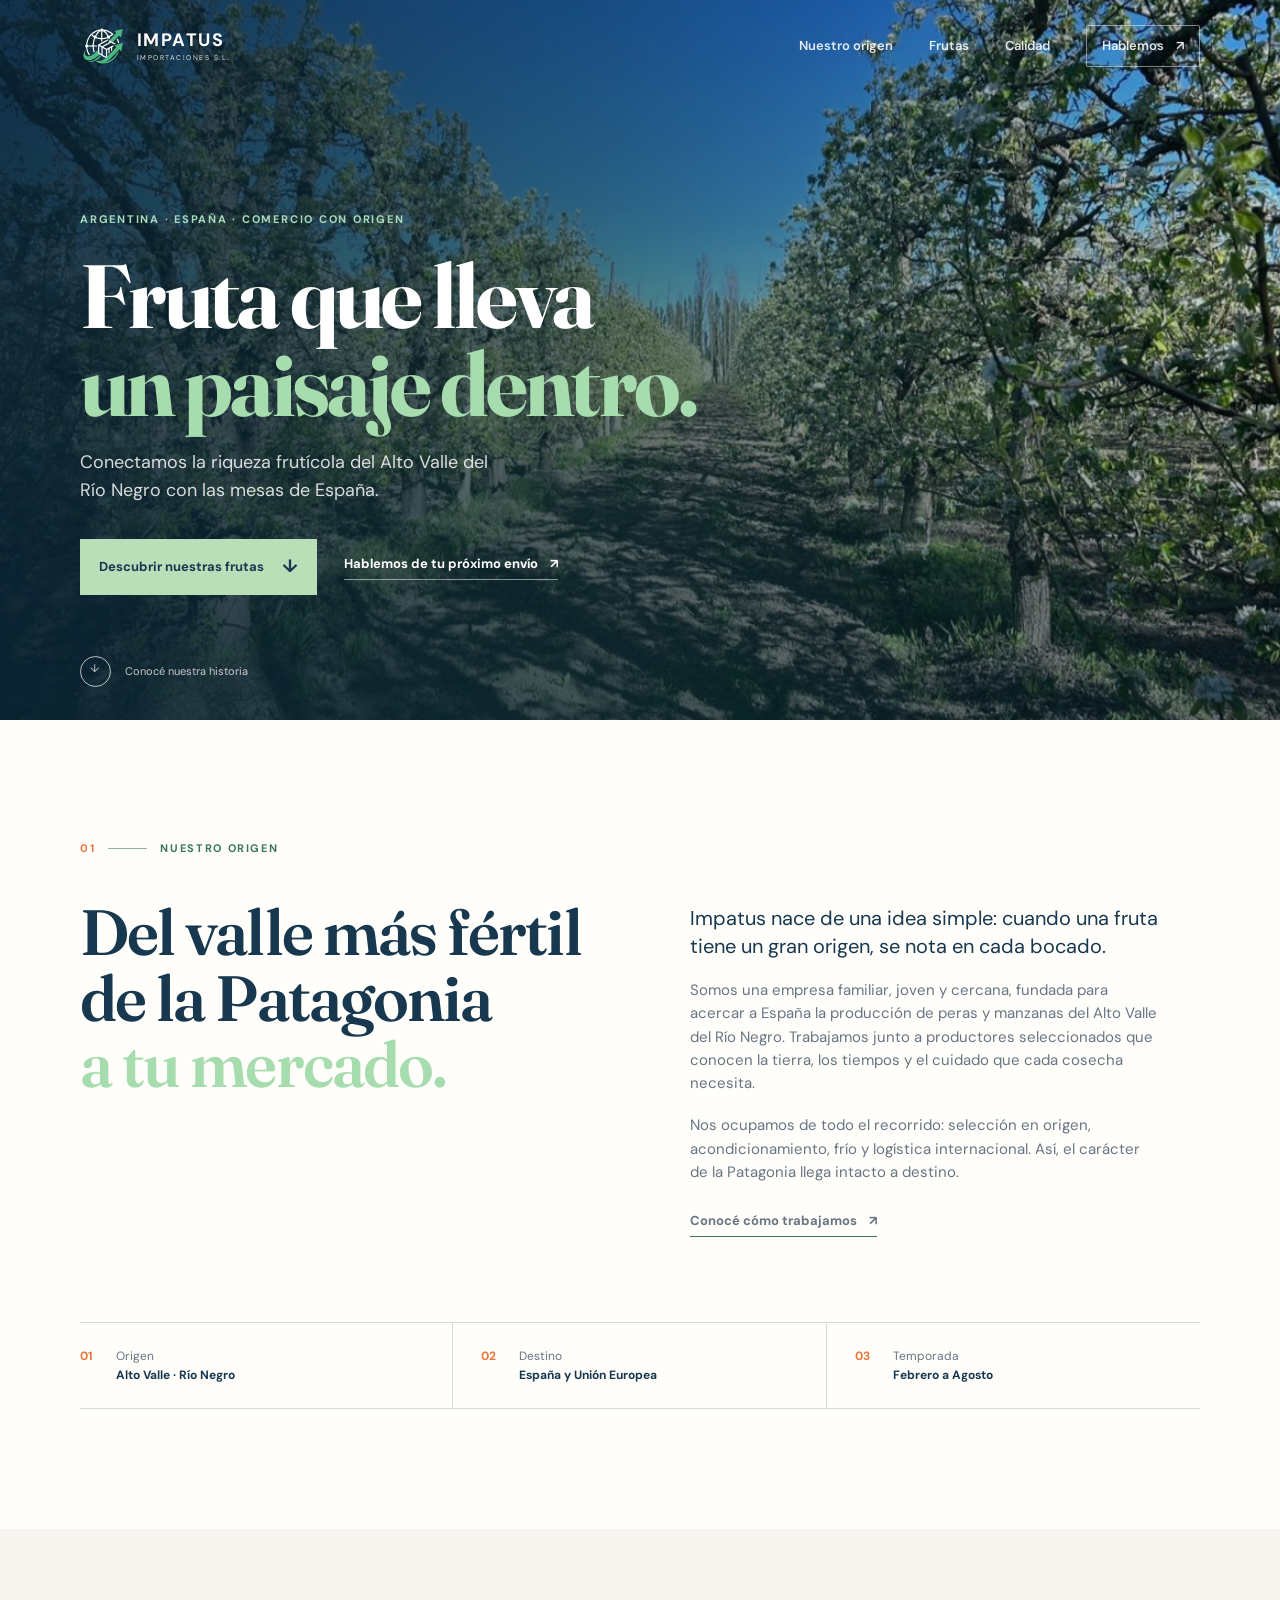
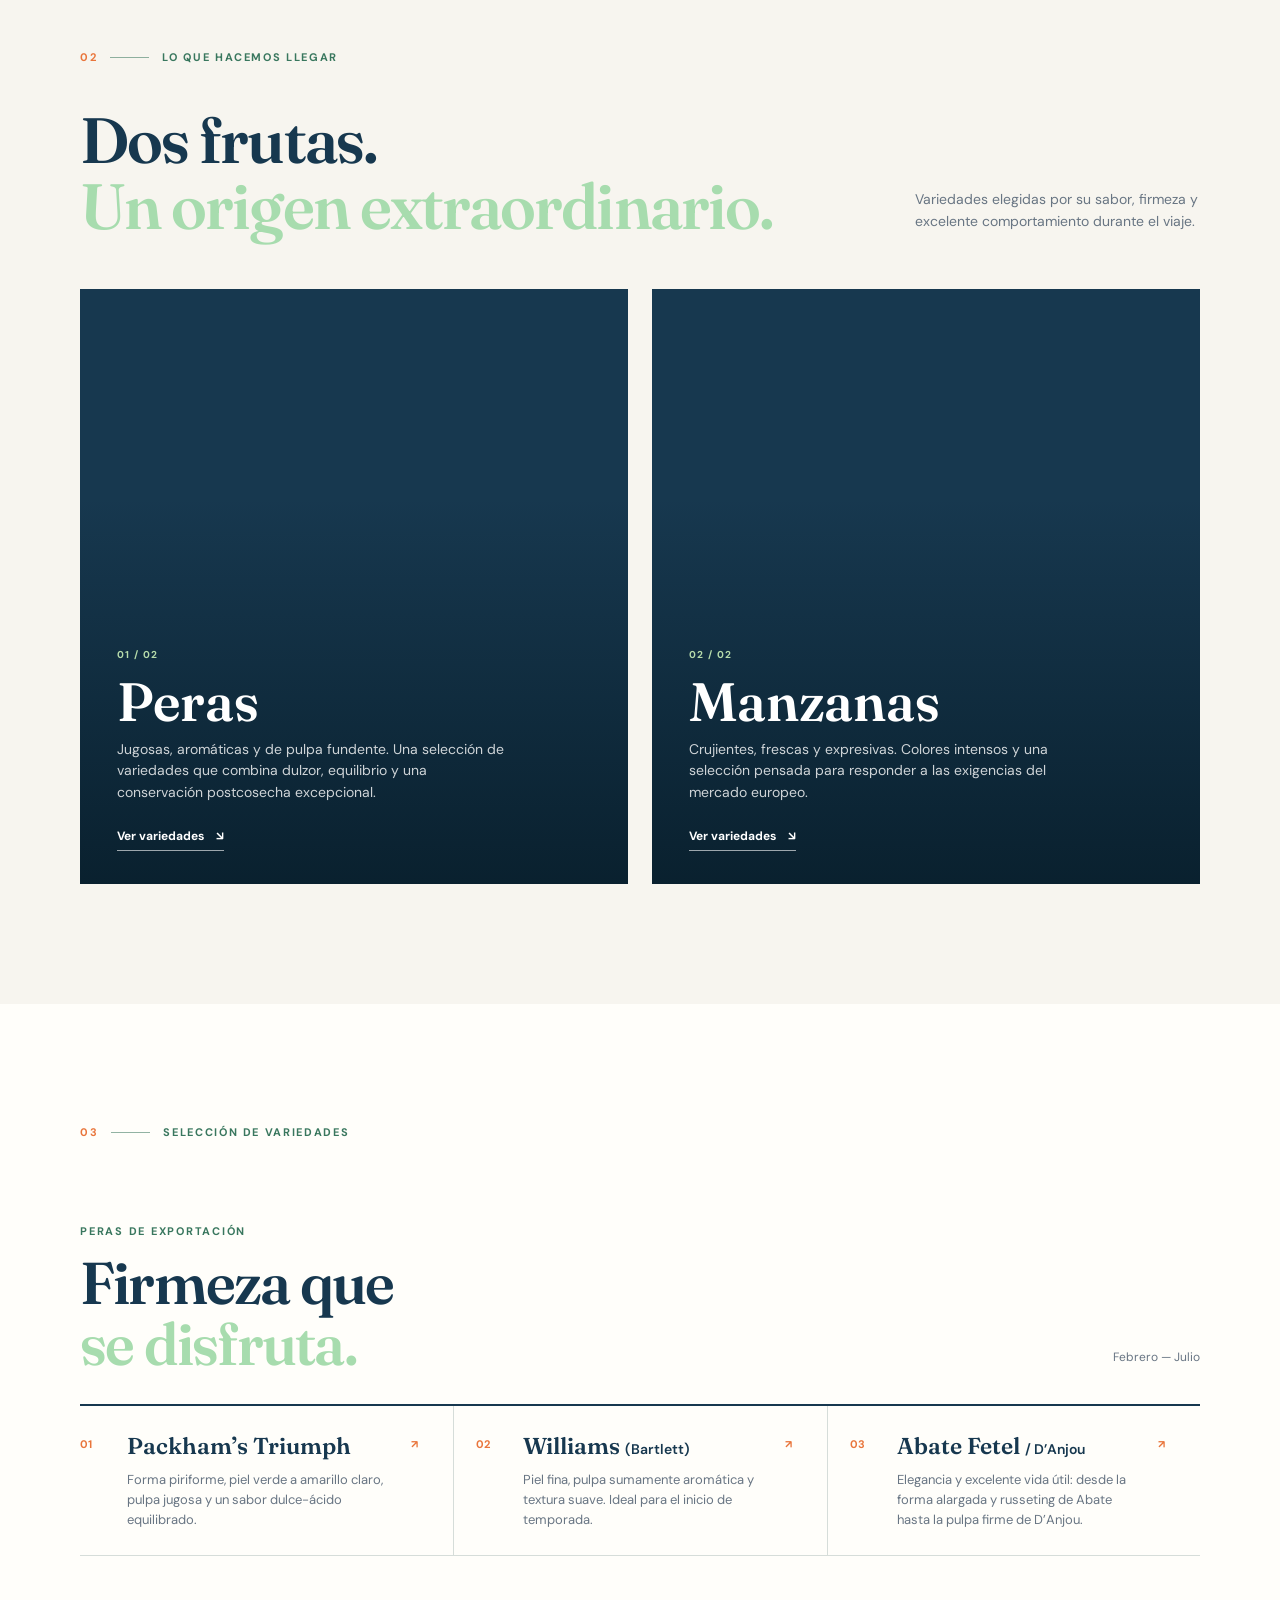
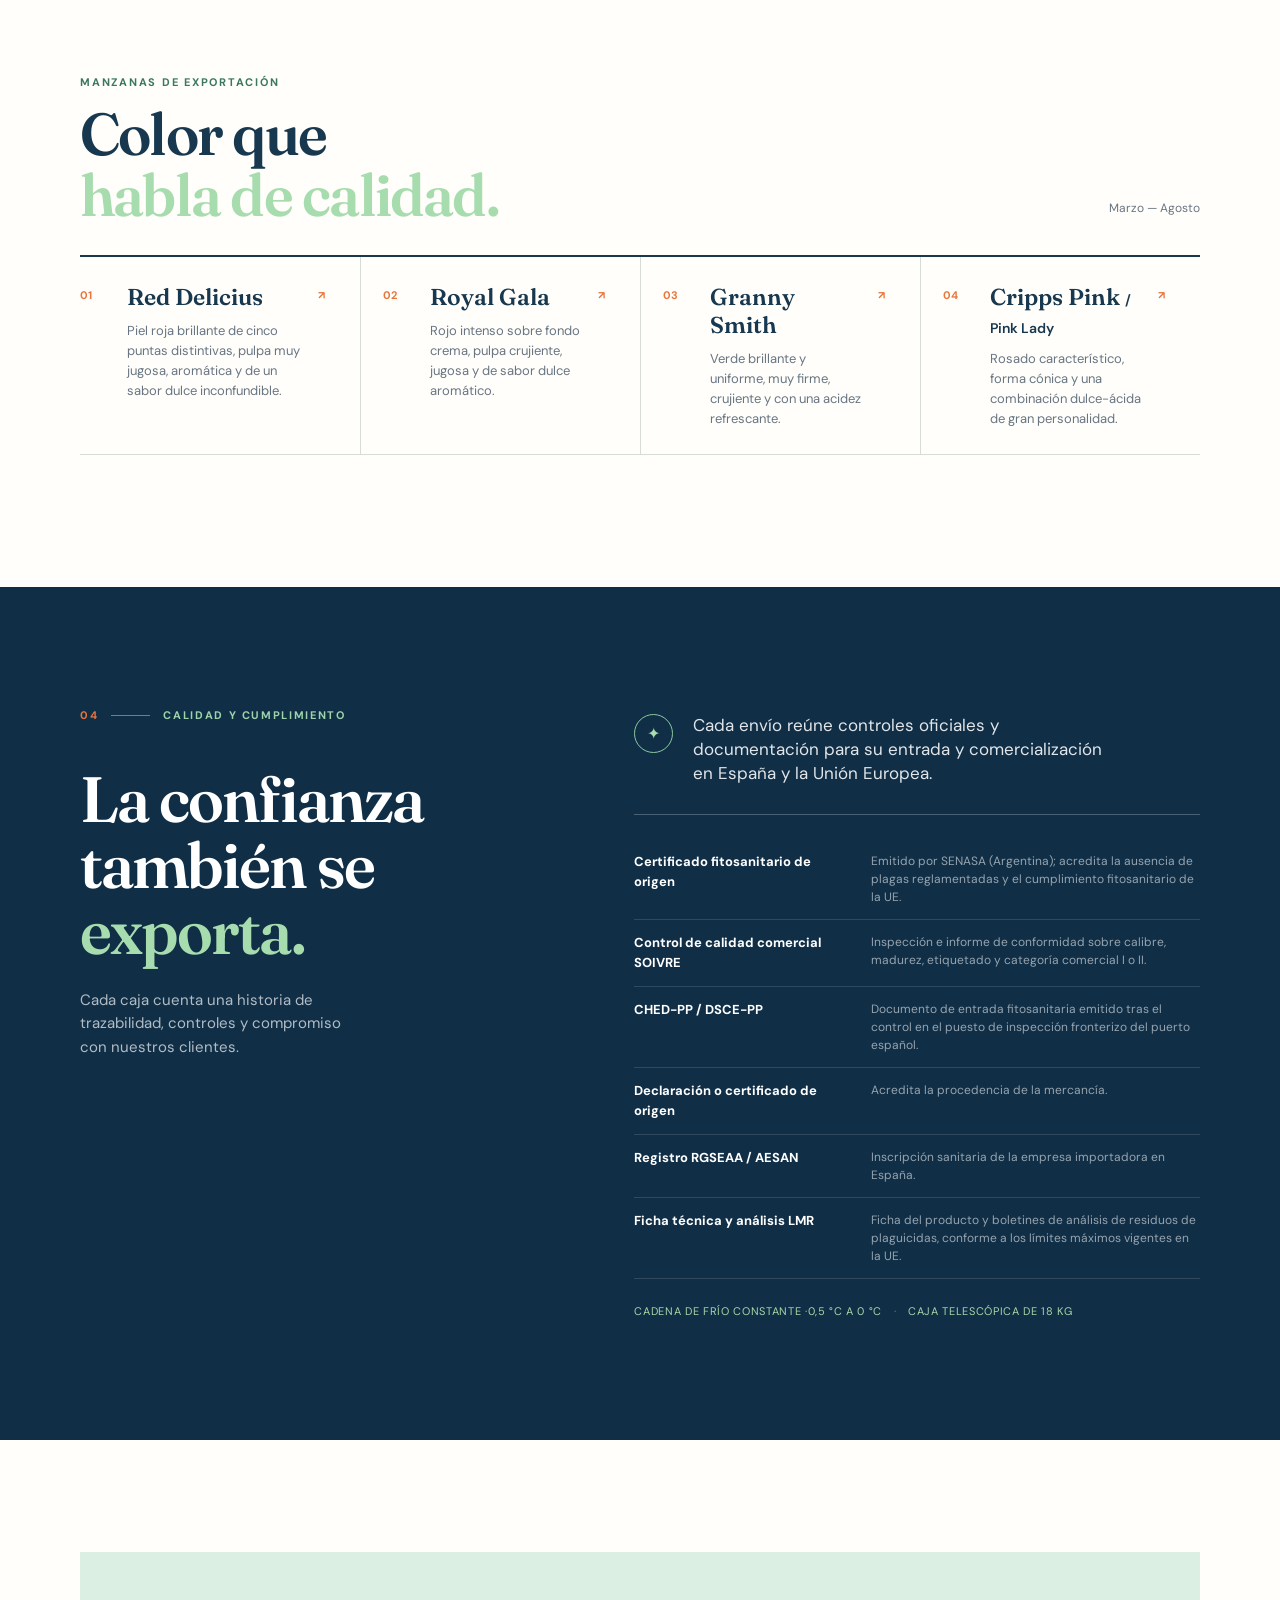
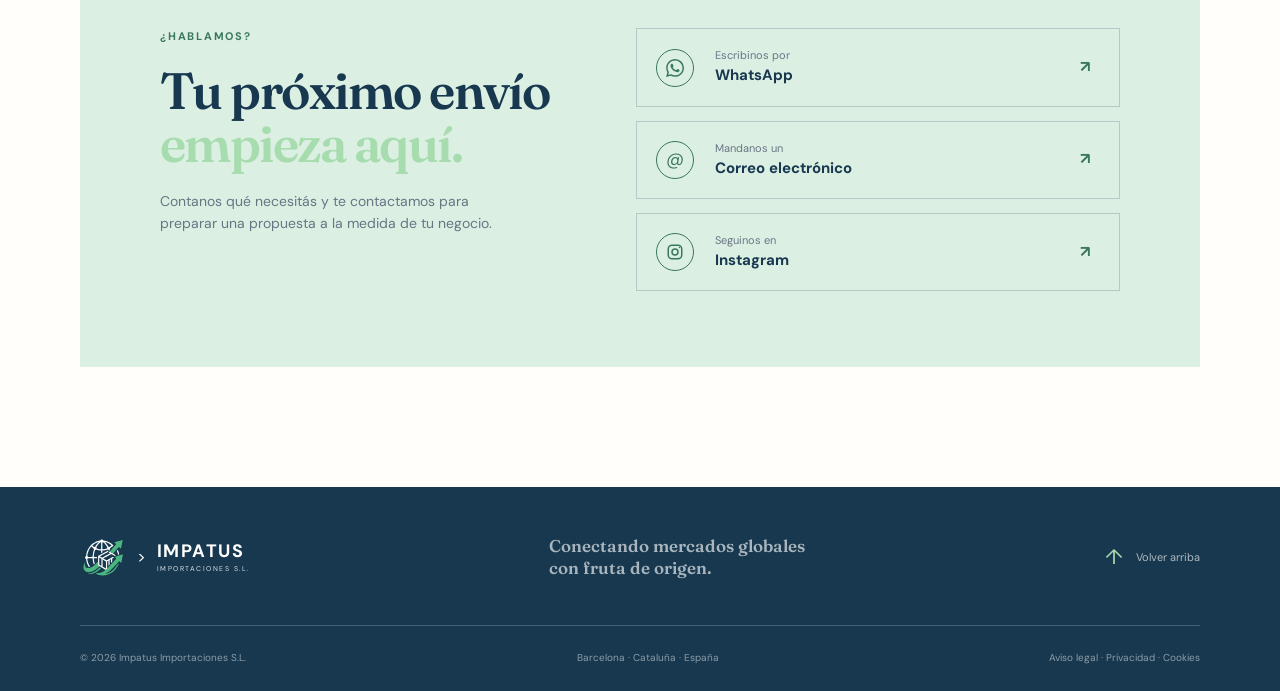
<file: index.html>
<!doctype html>
<html lang="es">
  <head>
    <meta charset="utf-8" />
    <meta name="viewport" content="width=device-width, initial-scale=1" />
    <meta
      name="description"
      content="Importamos peras y manzanas del Alto Valle del Río Negro a España y la Unión Europea, con trazabilidad, cadena de frío y calidad desde origen."
    />
    <meta name="robots" content="index, follow, max-image-preview:large" />
    <meta name="theme-color" content="#102f47" />
    <title>Impatus Importaciones | Peras y manzanas del Alto Valle</title>
    <link rel="canonical" href="https://impatusimportaciones.com/" />
    <link rel="icon" type="image/svg+xml" href="assets/impatus-logo-dark.svg" />
    <meta property="og:type" content="website" />
    <meta property="og:locale" content="es_ES" />
    <meta property="og:site_name" content="Impatus Importaciones" />
    <meta
      property="og:title"
      content="Impatus Importaciones | Peras y manzanas del Alto Valle"
    />
    <meta
      property="og:description"
      content="Peras y manzanas argentinas del Alto Valle del Río Negro para España y la Unión Europea. Calidad, trazabilidad y frío desde origen."
    />
    <meta property="og:url" content="https://impatusimportaciones.com/" />
    <meta
      property="og:image"
      content="https://impatusimportaciones.com/assets/background.jpeg"
    />
    <meta
      property="og:image:alt"
      content="Plantación de perales en flor en el Alto Valle del Río Negro"
    />
    <meta name="twitter:card" content="summary_large_image" />
    <meta
      name="twitter:title"
      content="Impatus Importaciones | Peras y manzanas del Alto Valle"
    />
    <meta
      name="twitter:description"
      content="Fruta argentina de origen, seleccionada para los mercados de España y la Unión Europea."
    />
    <meta
      name="twitter:image"
      content="https://impatusimportaciones.com/assets/background.jpeg"
    />
    <script type="application/ld+json">
      {
        "@context": "https://schema.org",
        "@graph": [
          {
            "@type": "Organization",
            "@id": "https://impatusimportaciones.com/#organization",
            "name": "Impatus Importaciones S.L.",
            "url": "https://impatusimportaciones.com/",
            "sameAs": ["https://www.instagram.com/impatus.importaciones/"],
            "logo": "https://impatusimportaciones.com/assets/impatus-logo.svg",
            "image": "https://impatusimportaciones.com/assets/background.jpeg",
            "email": "administracion@impatusimportaciones.com",
            "telephone": "+34 638 620 697",
            "taxID": "B05630686",
            "address": {
              "@type": "PostalAddress",
              "streetAddress": "Plaza Carme Monturio 4",
              "addressLocality": "Barcelona",
              "postalCode": "08026",
              "addressRegion": "Cataluña",
              "addressCountry": "ES"
            },
            "areaServed": ["España", "Unión Europea"],
            "knowsAbout": [
              "Importación de fruta fresca",
              "Peras del Alto Valle del Río Negro",
              "Manzanas del Alto Valle del Río Negro"
            ],
            "contactPoint": {
              "@type": "ContactPoint",
              "contactType": "Ventas",
              "email": "administracion@impatusimportaciones.com",
              "telephone": "+34 638 620 697",
              "availableLanguage": "Spanish"
            }
          },
          {
            "@type": "WebSite",
            "@id": "https://impatusimportaciones.com/#website",
            "url": "https://impatusimportaciones.com/",
            "name": "Impatus Importaciones",
            "inLanguage": "es-ES",
            "publisher": {
              "@id": "https://impatusimportaciones.com/#organization"
            }
          },
          {
            "@type": "WebPage",
            "@id": "https://impatusimportaciones.com/#webpage",
            "url": "https://impatusimportaciones.com/",
            "name": "Impatus Importaciones | Peras y manzanas del Alto Valle",
            "isPartOf": {
              "@id": "https://impatusimportaciones.com/#website"
            },
            "about": {
              "@id": "https://impatusimportaciones.com/#organization"
            },
            "inLanguage": "es-ES"
          }
        ]
      }
    </script>
    <link rel="preconnect" href="https://fonts.googleapis.com" />
    <link rel="preconnect" href="https://fonts.gstatic.com" crossorigin />
    <link
      href="https://fonts.googleapis.com/css2?family=DM+Sans:wght@400;500;600;700&family=Fraunces:opsz,wght@9..144,600;9..144,700&display=swap"
      rel="stylesheet"
    />
    <link rel="stylesheet" href="styles.css" />
    <script defer src="script.js"></script>
  </head>
  <body>
    <header class="site-header" id="inicio">
      <nav class="nav container" aria-label="Navegación principal">
        <a
          class="brand"
          href="#inicio"
          aria-label="Impatus Importaciones, inicio"
        >
          <img
            id="brand-symbol"
            class="brand-mark"
            src="assets/impatus-logo.svg"
            alt=""
            aria-hidden="true"
          />
          <svg
            class="brand-mark previous-mark"
            viewBox="0 0 1124 942"
            role="img"
            aria-label="Símbolo de Impatus"
          >
            <path
              fill="#4bb67f"
              fill-rule="evenodd"
              d="M465.8 891.7C452.3 888.2 432.7 881.7 425 878.1C423.1 877.2 420.8 876.3 419.9 876C419.1 875.7 414.3 873.8 409.4 871.6C396.9 866.1 389.6 862.2 387.7 859.9C387.2 859.3 389 857.6 392.2 855.7C402.2 849.7 416.5 842.2 418 842.2C418.8 842.2 422.4 842.7 426 843.3C447.9 846.8 470.4 845.6 497.2 839.5C509.4 836.7 526.6 831.4 530.6 829.1C531.2 828.8 533.5 827.8 535.7 827C547.5 822.5 568.5 811.7 583.2 802.5C588 799.5 607.1 786 608 784.9C608.3 784.6 608.9 784.2 609.4 783.9C610.5 783.4 617.3 778 618 777.2C618.3 776.8 620 775.3 621.8 773.8C623.8 772.3 624.8 770.8 624.3 770.1C623.4 769 617.1 764.6 615.5 764C615 763.8 613.4 762.9 612 761.9C610.6 761 609.1 760.1 608.6 759.9C608.1 759.7 606.4 758.7 604.9 757.7C599.7 754.5 592.5 750.3 591.5 749.9C590.2 749.5 580.8 744 579.5 743C579 742.5 576.7 741.2 574.5 740C572.3 738.7 570.1 737.4 569.5 736.9C569 736.5 564.5 733.8 559.5 731C554.6 728.2 550.1 725.5 549.5 725C548 723.7 535.8 716.4 533 715.1C531.6 714.5 530.1 713.6 529.5 713.3C529 712.9 528.1 712.4 527.6 712.2C526.4 711.7 496.8 694.1 495.5 693.1C495 692.6 492.7 691.3 490.5 690.1C488.3 688.9 485.2 687.1 483.5 686C481.9 685 479.2 683.6 477.7 682.9C474.7 681.6 474.2 681.8 470 686.8C468.6 688.4 465.9 691.2 464 692.9C462.1 694.7 459.4 697.4 458 699C453.6 704 447.7 709.5 438.5 717C433.5 721.1 426.1 727.4 422 731C417.8 734.6 413.5 738.2 412.3 739C411.2 739.8 409.5 741.2 408.6 742C405.7 744.6 375.7 765.6 370 769C367 770.8 362 773.9 359 775.9C352.9 779.8 334.4 790.2 326.5 794C323.8 795.3 321.1 796.7 320.5 797.1C315 800.8 279.5 814.4 271.2 816C269.9 816.3 268.1 816.8 267.2 817.1C261.4 819.3 237.6 823.4 224 824.4C189.1 827.1 163.6 822.3 139.5 808.3C136.5 806.5 133.4 804.7 132.6 804.3C131.8 803.8 130.5 802.8 129.5 802C128.6 801.2 127.4 800.3 126.9 800C125.9 799.4 117.8 792.5 114.6 789.4C106.7 781.8 96.9 766.9 94 758.2C93.7 757.3 93.2 756.2 92.9 755.6C92 754 88.2 742.1 87.3 738C79 701.2 86.3 657.1 107.5 616C117 597.6 137.6 565.9 137.5 569.9C137.5 571.6 136.1 575.7 134.7 578.1C134.3 578.9 133.5 581.1 132.8 583C132.2 584.9 131.4 587 131.1 587.5C129.7 590 125.5 607.2 123.4 619C121.1 631.8 121.1 653.9 123.4 664.8C125.8 676.2 132.9 691.1 140.3 700.3C146.5 708.1 158.4 716.3 169.6 720.6C181.5 725.2 201 726.8 217.9 724.6C230 723 250.9 717 263.6 711.5C276.3 706 299.7 693.2 308.5 687C310.5 685.6 312.8 684 313.8 683.4C324.1 676.9 360.4 648.5 366.7 642C367.5 641.2 368.5 640.3 368.9 640C372.1 637.9 398.3 612 409.4 600C413.2 595.9 416.6 592.3 417 592C418.3 591.1 423.5 585.5 430 578.1C433.6 574 437.3 570 438.2 569.1C440.1 567.3 440.7 566.2 441 564C441.2 563.2 441.3 547.2 441.3 528.5C441.3 509.8 441.5 481.5 441.7 465.5C442 439.9 442.3 436.3 443.8 434.4C445.9 431.9 450.4 429 460.3 424C472.4 417.8 494.7 405.7 502.3 401.2C502.9 400.8 504.9 399.8 506.5 399C508.2 398.2 510 397.3 510.5 396.9C511.1 396.5 512.6 395.6 514 395C515.4 394.4 517 393.5 517.5 393.1C518.1 392.6 523.8 389.5 530.3 386.1C536.7 382.7 545.7 377.8 550.3 375.2C554.8 372.6 559 370.3 559.5 370.1C560.1 369.9 561 369.4 561.5 369C562.1 368.6 564.5 367.3 567 366C569.5 364.8 572 363.5 572.5 363.1C573.1 362.7 574 362.3 574.5 362.1C575.1 362 576.9 361.1 578.5 360C580.2 359 587.6 354.9 595 351C602.4 347 609 343.5 609.5 343C610.7 342.1 639.1 326.7 640.5 326.1C641.1 326 643 325 644.8 323.9C653.7 318.8 654.6 318.3 655.5 318.1C656.1 318 657 317.5 657.5 317C658.1 316.6 660.5 315.1 663 313.9C665.5 312.6 668.6 310.9 670 310C672.5 308.3 675.7 307 677.5 306.8C681.2 306.6 688.6 310.1 692.1 313.8C694.9 316.7 697.2 320.9 696.7 322.2C696.3 323.4 682.2 338 678.9 340.6C678.1 341.3 674.8 343.2 671.5 345C668.2 346.8 664.2 349.1 662.5 350.1C660.9 351.2 656.8 353.4 653.5 355.1C650.2 356.8 645.9 359.1 644 360.2C642.1 361.3 637.1 363.9 633 366.1C628.9 368.3 625.1 370.5 624.5 370.9C624 371.3 623.1 371.7 622.5 371.9C622 372.1 621.1 372.6 620.5 373C620 373.5 617.5 374.8 615 376C612.5 377.2 610.1 378.5 609.5 379C609 379.4 606.5 380.8 604 382C601.5 383.3 599.1 384.6 598.5 385.1C597.4 386 568.7 401.4 565 403.1C562.8 404.1 558.1 406.7 554.8 408.8C552.6 410.2 542.5 415.6 541.5 416C540.6 416.3 525.8 424.2 515.8 429.8C514 430.8 512.1 431.7 511.5 431.9C511 432.1 510.1 432.5 509.5 433C509 433.4 508.1 433.9 507.5 434C506.4 434.4 496.8 439.5 494.8 440.9C494.1 441.3 492.5 442.3 491.2 443.1C488.8 444.5 488.6 445.7 490.5 446.2C491.1 446.4 492.6 447.2 494 448.1C495.4 449 497 449.9 497.5 450.1C498.1 450.2 499 450.7 499.5 451.1C500.1 451.5 501.6 452.4 503 453C504.4 453.7 506.6 455 508 455.9C510.7 457.7 534 470.7 538 472.7C541.6 474.4 542.1 474.3 547.3 471.1C547.9 470.7 550.5 469.3 553 468C555.5 466.8 559 464.9 560.8 463.8C566.9 460.3 570.6 458.2 575.1 456C577.5 454.7 581.5 452.5 584 451.1C586.5 449.6 589 448.2 589.5 448C590.1 447.8 591.6 446.9 593 446.1C594.4 445.2 596 444.4 596.5 444.2C597.5 443.9 602.6 440.9 605.3 439.1C607.1 438 635.3 422.5 636.5 422.1C637.5 421.7 642.9 418.7 645.3 417.2C645.9 416.8 647 416.2 647.5 416C648.4 415.7 657.1 410.8 665.3 406C667 404.9 669.6 403.5 671 402.9C672.4 402.3 674 401.5 674.5 401.1C675.1 400.7 677.5 399.3 680 398.1C682.5 396.8 685 395.5 685.5 395.1C686.1 394.7 687 394.3 687.5 394.1C688.1 393.9 689 393.4 689.5 392.9C690.1 392.5 692.5 391.1 695 389.9C697.5 388.6 702.4 386 706 383.9C709.6 381.9 715.1 378.8 718.3 377.1C730.3 370.7 730.9 370 727 368.3C725.3 367.6 715.2 362.1 713.3 360.8C712.6 360.4 709.4 358.5 706.2 356.6C702.2 354.3 700.6 352.8 701.1 351.8C702.1 349.8 720.3 330 722.3 328.7C724.2 327.4 732.1 318.7 736 313.6C737.4 311.8 745.9 302.5 755 292.9C764 283.3 773.5 273 776 270C778.6 267 782.7 262.4 785.1 259.9C787.5 257.4 791.6 252.9 794.2 249.9C796.8 246.9 802.7 240.7 807.3 236C811.8 231.3 819.3 223.2 823.9 218C828.5 212.8 837.5 202.9 843.9 196.1C850.3 189.2 860.1 178.4 865.8 172.1C871.5 165.7 877.9 158.5 880.1 156C884.2 151.4 884.8 150.2 884 148.6C883.7 148.1 879.2 144.1 874 139.6C868.7 135.1 863.8 130.8 863 130C862.2 129.2 860.6 127.9 859.5 127.1C858.4 126.3 854.9 123.3 851.6 120.6C838.5 109.2 837.2 107.3 842.1 106.1C843.4 105.8 845.1 105.2 846 104.9C846.8 104.5 850 103.6 853 102.9C856 102.1 860 100.9 862 100.2C863.9 99.5 869.9 97.7 875.3 96.2C880.6 94.7 885.6 93.3 886.3 93C886.9 92.7 888.4 92.2 889.5 92C890.6 91.7 892.1 91.2 893 90.9C893.8 90.5 901.2 88.3 909.5 85.9C917.7 83.5 925.1 81.2 926 80.9C926.8 80.6 928.4 80.1 929.4 79.9C930.4 79.7 931.8 79.3 932.4 79C933.1 78.7 939.4 76.9 946.5 75C953.6 73.1 959.9 71.3 960.4 71C961 70.7 962.4 70.3 963.5 70.1C964.6 69.8 966.2 69.4 967 69C967.8 68.7 970.8 67.8 973.5 67.1C976.3 66.3 979.2 65.4 980 65.1C981.9 64.2 1014.9 54.4 1017.5 53.9C1018.6 53.7 1020.2 53.3 1021 53C1021.8 52.7 1023.5 52.2 1024.7 52C1025.9 51.7 1029.1 50.8 1031.7 49.9C1040.4 47.1 1043.4 46.7 1043.7 48.2C1043.9 49.6 1040.4 69.7 1038 80.5C1037.1 84.4 1036.2 88.9 1036 90.5C1035.7 92.2 1034.3 98.7 1032.9 105C1031.5 111.3 1030.2 117.8 1029.9 119.5C1029.7 121.1 1029.2 123.3 1028.9 124.5C1028.6 125.6 1028.2 127.6 1028 129C1027.8 130.4 1026.9 134.5 1026.1 138.3C1025.2 142 1024.3 146.6 1024 148.4C1023.7 150.3 1022.8 154.9 1022 158.7C1021.2 162.4 1020.3 166.9 1020.1 168.5C1019.9 170.2 1019.4 172.4 1019.1 173.5C1018.8 174.6 1017.8 179 1017 183.3C1016.2 187.6 1015.3 191.7 1015.1 192.3C1014.9 193 1014.4 194.9 1014.1 196.5C1013.8 198.2 1013.3 200.3 1013 201.2C1012.7 202.1 1011.4 208.7 1010.1 215.7C1008.8 222.7 1007.4 229.5 1007.1 230.8C1006.8 232 1006.3 234.5 1006 236.3C1005.7 238.2 1005.3 240.4 1005 241.4C1004.7 242.3 1003.8 246.5 1002.9 250.8L1001.3 258.5L997.9 256C996 254.6 993.2 252.2 991.5 250.5C989.9 248.9 985.8 245.2 982.5 242.2C979.2 239.3 974.6 235 972.2 232.7C969.9 230.4 966.6 227.4 965 226C963.3 224.6 960.2 221.8 958.1 219.7C955.9 217.6 953.8 216 953.3 216C951.6 216.4 939.9 228.5 926.2 244.1C922.5 248.3 917.5 253.8 915 256.3C912.5 258.9 908.5 263.3 906 266.1C903.5 268.9 900.4 272.3 899 273.7C897.6 275.1 895.4 277.5 894 279.2C892.6 280.8 887.7 286.1 883 291C878.3 295.9 871.2 303.9 867.1 308.7C863 313.5 859.3 317.7 859 318C858.6 318.3 853.7 323.7 847.9 330C842.2 336.3 835.9 343.1 834 345.1C832.1 347.1 830.1 349.4 829.5 350.1C829 350.9 828.1 351.8 827.5 352.2C827 352.6 825.9 353.8 825.2 354.7C823.5 356.9 812.2 368.8 809.5 371C808.4 371.9 807.1 373.2 806.6 373.9C805.7 375 810.6 378.7 818.4 382.9C820.1 383.8 821.7 384.7 822 385C822.3 385.3 824.6 386.6 827 387.9C829.5 389.2 832.6 391 834 391.9C835.4 392.8 839.4 395 843 396.9C846.6 398.8 850 400.6 850.5 401C851.1 401.5 852.6 402.4 854 403C855.4 403.7 858.3 405.5 860.5 406.9C862.8 408.3 865.7 410.1 867 410.9C868.4 411.7 870 412.7 870.5 413.1C871.1 413.6 872.6 414.5 873.9 415.2C878.2 417.5 879.6 419 878.5 419.8C877.6 420.6 862.6 425.7 860.5 426C860 426.1 858.6 426.6 857.5 427C856.4 427.5 855.1 427.9 854.5 428C854 428 852.6 428.4 851.5 428.9C850.4 429.4 848.6 429.9 847.5 430.1C846.4 430.3 844.8 430.8 844 431.1C841.4 432.1 840.6 431.9 834 428C830.4 425.9 825.5 423.2 823 422C820.5 420.8 818.1 419.5 817.5 419.1C817 418.6 816.1 418.1 815.5 417.9C814.6 417.6 792.3 404.8 789.3 402.9C788.6 402.5 783.2 399.3 777.3 396C771.3 392.6 766.1 389.5 765.5 389.1C765 388.7 764.1 388.3 763.5 388.2C762.4 388.2 751.5 393.9 739.5 400.9C735.1 403.4 731 405.7 730.5 405.9C730 406.1 729.1 406.6 728.5 407C728 407.4 725.5 408.7 723 410C720.5 411.3 718.1 412.6 717.5 413C717 413.5 716.1 413.9 715.5 414.1C714.5 414.5 713.7 415 708.8 418C705.1 420.1 682.2 432.8 678.2 434.9C676.7 435.6 675.1 436.5 674.5 436.9C674 437.3 670 439.5 665.8 441.8C661.5 444.1 657.4 446.4 656.7 446.8C656.1 447.2 655 447.7 654.5 447.9C654 448.1 649.7 450.4 645 453.1C640.3 455.7 635.4 458.4 634 459.1C632.6 459.7 630.2 461.1 628.5 462.1C626.9 463.1 623.7 464.9 621.5 466.1C619.3 467.2 616 469 614.3 470.1C612.5 471.1 609.4 472.9 607.5 474C605.6 475.1 602.5 476.8 600.8 477.9C595.4 481 579.6 489.4 576.5 490.8C573.2 492.3 572.2 493.2 573 494.1C573.7 494.8 578.2 497.6 579.5 498.1C580.9 498.7 597.3 508.3 599 509.6C601 511.1 604.9 513.4 608 515C609.4 515.7 611 516.6 611.5 517C612.1 517.4 613.6 518.4 615 519.1C616.4 519.8 618 520.7 618.5 521.1C619.1 521.6 619.9 522 620.4 522.2C621 522.4 627.3 526 634.4 530.2C646.7 537.4 649.1 538.5 651.5 538.1C652.8 537.8 660.3 534.1 661.5 533.1C662.1 532.6 663.6 531.7 665 531C666.4 530.4 672 527.3 677.5 524.1C683 521 688 518.2 688.5 518.1C689.1 517.9 690 517.4 690.5 517C691.1 516.6 692.6 515.7 694 515.1C695.4 514.4 698.9 512.6 701.8 511C704.6 509.3 711.1 505.7 716 503C721 500.2 726.3 497.2 727.9 496.2C729.5 495.3 731.2 494.4 731.7 494.2C732.1 494 733 493.5 733.5 493.1C734.1 492.7 735 492.2 735.5 492.1C736.1 491.9 737 491.4 737.5 491C738.1 490.5 742.1 488.3 746.5 486C750.9 483.7 755 481.5 755.5 481.1C756.1 480.7 757 480.3 757.5 480.1C758.6 479.6 763.3 477 767.8 474.2C769.3 473.3 771 472.3 771.5 472.1C772.1 472 773 471.4 773.5 471C774.8 470 799 456.7 801.5 455.7C802.6 455.2 804 455 804.5 455.1C805.1 455.2 810 458.6 815.5 462.6C821 466.5 826.4 470.3 827.5 471C828.6 471.7 829.8 472.9 830.2 473.7C830.8 475.1 827.7 477.6 821 481C819.6 481.7 816.3 483.6 813.5 485.3C810.8 486.9 804.1 490.8 798.6 493.9C793.2 497 788.6 500.2 788.4 501C788 502.7 788 533 788.3 549.5C788.4 555.6 788.5 561.2 788.4 562C788.3 562.8 788.3 564 788.4 564.5C788.5 565.1 788.4 566.2 788.3 567C788.1 567.8 788 569.2 788 570C788 571.7 785.1 575.2 769.9 590.9C763.8 597.1 758.7 601.8 758.4 601.4C757.5 599.8 757.5 595.9 757.3 555.9L757.2 516.4L754.9 517.3C753.6 517.8 748.7 520.4 744 523.1C739.3 525.7 734.4 528.4 733 529.1C730 530.5 727.8 531.8 726.8 532.8C726.4 533.2 726 556.2 725.9 584C725.8 636.3 725.8 636.9 725.1 638.5C724.8 639.1 718.4 645.8 710.8 653.4C702.5 661.8 696.6 667 696 666.4C695.5 665.9 695.1 644.4 695 615.5C694.9 588 694.8 562.1 694.7 557.9L694.5 550.4L689 553.3C686 554.8 680.8 557.8 677.4 559.8C674.1 561.8 670.9 563.7 670.4 563.8C669.4 564.2 665.8 566.8 664.9 567.8C664.5 568.2 664.3 605.8 664.3 651.4C664.3 710.7 664.7 733.8 665.4 732.7C666 731.8 673.9 723.5 683 714.3C692.1 705.1 699.7 697.3 700 696.9C700.3 696.5 706.7 689.7 714.3 681.8C721.9 674 728.7 666.9 729.3 666C730 665.2 731.2 664 732 663.3C732.8 662.6 735.5 659.8 737.9 657.2C740.3 654.6 743.4 651.4 744.9 650C746.3 648.6 752.4 642.1 758.5 635.5C764.5 628.9 772.2 620.7 775.5 617.3C778.8 613.9 787.2 604.9 794.2 597.3C801.2 589.7 812.1 578.1 818.4 571.5C824.6 564.9 831.2 557.9 832.9 556C834.6 554.1 836.4 552.2 836.8 551.9C837.2 551.6 840.5 548 844.1 543.9C847.8 539.8 852.9 534.3 855.6 531.6C858.3 528.9 861.4 525.6 862.5 524.4C863.6 523.1 866.1 520.5 868 518.6C869.9 516.6 872.8 513.6 874.3 511.8C875.9 510 878.6 507.1 880.3 505.4C882.1 503.6 885 500.4 886.7 498.1C889.7 494.4 889.8 493.8 888.4 492.2C887.6 491.3 881.4 486 874.7 480.5C868 475 862.1 470.1 861.5 469.5C861 469 860.1 468.2 859.5 467.9C859 467.6 857.9 466.7 857.1 465.9C856.3 465.1 854.1 463.4 852.3 462C850.5 460.6 848.7 459.1 848.3 458.5C847.8 458 846.8 456.9 845.9 456.2C844.5 455 845.1 454.6 850 452.7C853.2 451.5 856.6 450.3 857.6 450.1C858.7 449.8 860.2 449.4 861 449C861.8 448.7 863.4 448.2 864.5 448C865.6 447.7 869.9 446.4 874 445C878.1 443.6 882.5 442.3 883.8 442C885.1 441.7 892.6 439.5 900.4 437C908.3 434.5 917.2 431.8 920.3 431C923.3 430.2 926.4 429.2 927.2 428.9C927.9 428.6 935.3 426.4 943.7 423.9C952.1 421.5 959.5 419.2 960.2 418.9C960.9 418.6 962.4 418.2 963.5 417.9C964.6 417.7 968.8 416.4 973 415C977.1 413.6 983 411.8 986 411C989 410.2 995.3 408.3 1000 406.8C1004.7 405.3 1010.6 403.5 1013.2 402.8C1015.7 402.1 1018.4 401.3 1019.2 400.9C1019.9 400.6 1022.9 399.7 1025.7 398.9C1028.6 398.2 1031.5 397.3 1032.2 397C1036 395.4 1049.4 392.1 1049.7 392.8C1050.1 393.5 1044.3 425 1043 430C1042.6 431.4 1042.1 433.6 1042 435C1041.8 436.4 1041.3 438.6 1041 440C1040.6 441.4 1040.2 443.6 1040 445C1039.9 446.4 1039.4 448.6 1039.1 450C1038.8 451.4 1038.3 453.9 1038.1 455.5C1037.8 457.2 1037.4 459.4 1037.1 460.5C1036.8 461.6 1036.3 464.1 1036 466C1035.3 470.8 1031.8 489.1 1031.1 491.8C1030.2 495.3 1028.6 503.8 1028.1 507.3C1027.9 509.1 1027.5 511.5 1027.1 512.7C1026.8 513.9 1026.3 516.3 1026 518C1025.7 519.6 1025.3 521.8 1025 522.8C1024.7 523.7 1024.3 525.9 1024.1 527.5C1023.9 529.2 1023.4 531.6 1023.1 533C1022.7 534.4 1022.2 537.1 1022 539C1021.7 540.9 1021.3 543.2 1021.1 544C1020.9 544.8 1020.4 547.3 1020.1 549.5C1019.8 551.7 1019.3 554.3 1019 555.3C1018.7 556.4 1018.3 558.6 1018 560.3C1017.8 562.1 1017.3 564.4 1017 565.5C1016.7 566.7 1016.3 569.1 1016.1 571C1015.9 572.9 1015.4 575.4 1015.1 576.6C1014.8 577.7 1014.3 580.3 1014 582.3C1013.7 584.2 1012.6 590.1 1011.4 595.3C1009.7 602.8 1009 604.5 1007.8 604.1C1006.9 603.8 1001.7 599.2 996 594C990.4 588.8 983.3 582.3 980.2 579.6C977 576.9 972.2 572.4 969.3 569.6C966.5 566.8 963 563.6 961.6 562.5C959 560.5 958.9 560.5 956.7 562.3C955.5 563.4 952.9 566 951 568.1C949.1 570.2 946.4 573 945 574.3C943.6 575.7 938.3 581.4 933.2 587.1C928.1 592.8 918.8 602.7 912.6 609C906.4 615.3 900 622 898.4 623.9C896.8 625.7 889.9 633.1 883 640.2C876.1 647.4 868 656 865 659.4C859.8 665.1 849.9 675.6 845.5 680C844.4 681.1 835.4 690.4 825.6 700.7C806.7 720.5 790.9 736.5 772.1 754.7C765.7 760.9 760.2 766.3 759.9 766.7C757 770.3 730.2 793 716.9 803C711.5 807.1 706.2 811.2 705.3 812C704.3 812.9 702.4 814.2 701.1 815C699.8 815.8 697.9 817.2 697 818C696 818.8 693.3 820.6 691.1 822C688.8 823.4 685.3 825.7 683.2 827.1C681.2 828.5 678.3 830.3 676.9 831.1C675.4 831.9 673.2 833.2 671.9 834.1C670.6 834.9 667.4 836.7 664.7 838.1C662.1 839.4 657.3 842.1 654 844C647.2 848 640.9 851.3 638.8 852C638.1 852.3 636.1 853.2 634.5 854C632.8 854.9 628.7 856.7 625.3 858C621.9 859.4 618.8 860.7 618.3 861C617.8 861.3 616.7 861.7 615.8 862C615 862.3 613.6 862.8 612.9 863.2C612.1 863.6 610.9 864 610.2 864.2C609.5 864.4 608.3 864.8 607.7 865.1C607 865.4 605.8 865.9 604.9 866.1C604.1 866.3 602.7 866.8 601.9 867.2C601.1 867.6 599.9 868 599.3 868.2C597.4 868.6 595.3 870.4 596.5 870.5C598.9 870.7 612.1 869.5 617.7 868.6C629.5 866.5 643.6 863.1 652.9 859.9C655.4 859.1 658.4 858.2 659.4 857.9C663.1 857.1 683.9 849.5 693.3 845.5C710.3 838.3 742.9 821.1 753.3 813.9C754.5 813.1 756 812.2 756.5 811.9C759.1 810.7 778.3 796.5 788.3 788.5C811.6 769.7 843.5 736.5 856.1 718C857.4 716.1 859.2 713.7 860 712.7C861.9 710.5 877 687.6 879 684C879.8 682.5 882.1 679.1 884 676.4C885.9 673.7 887.8 670.8 888.2 670C889.3 667.7 895.4 661.1 931.5 622.9C935.4 618.8 939.9 613.9 941.5 612C945.7 607.1 947.3 606 947.7 607.7C948 609.1 947.5 611.2 946 615.9C945.1 618.4 944.2 621.4 944 622.5C943.7 623.6 943.3 624.9 943 625.5C942.7 626 941.8 628.3 941.1 630.5C938.5 638.4 925 669.7 923.1 672.3C922.8 672.7 921.8 674.5 921 676.2C917.5 683.6 897 718.2 895 720C894.7 720.3 892.9 722.9 891 725.7C885.6 733.8 873.1 750.4 871.1 752C870.8 752.3 868 755.6 865 759.3C854 772.7 831.5 795 815.3 808.5C797.8 823.2 773.2 840.2 753.2 851.6C742.8 857.5 724.4 867.1 721.8 868C721.1 868.2 720.1 868.7 719.5 869C717.4 870.3 694.7 879.6 690.2 881C687.6 881.8 685 882.7 684.4 883C682.8 883.8 670.7 887.7 668.6 888.1C667.5 888.3 665.9 888.8 665.1 889.1C664.2 889.5 660.8 890.4 657.5 891.1C654.2 891.9 648.8 893.3 645.5 894.2C638.7 896.1 631.9 897.5 627.5 898.1C625.9 898.3 623.2 898.7 621.5 899.1C612.5 901.2 588.9 903.5 573.5 903.8C551.6 904.2 523.8 903 513.2 901.1C511.4 900.8 507.8 900.3 505.2 900C502.6 899.8 499.4 899.3 498 899C496.6 898.7 494.4 898.3 493 898.1C489.4 897.8 481.4 896 474.8 894.1C471.7 893.2 467.6 892.1 465.8 891.7ZM461.5 424.8C460.4 425.4 458.4 426.3 457 426.9C455.6 427.6 454.1 428.4 453.5 428.8C452.9 429.2 452 429.7 451.5 429.9C451 430.1 450.2 430.5 449.8 430.9C449.3 431.2 448.7 431.6 448.3 431.8C447.1 432.3 445.1 434.3 444 436C443.5 436.8 442.9 450.3 442.7 466C442 519.9 441.9 654.8 442.6 659.3C442.7 660.2 445.6 662.7 449 664.8C452.3 666.8 456 669.2 457.2 670C458.3 670.8 461.2 672.6 463.7 674C466.1 675.4 468.4 676.8 468.8 677.1C469.2 677.4 470 677.9 470.6 678.1C471.3 678.3 472.2 678.8 472.6 679.2C473.1 679.5 474.1 680 474.9 680.2C476.4 680.5 495.8 691.6 497.5 693C498.1 693.5 498.9 694 499.4 694.2C500.2 694.5 507.9 699.2 510.3 700.8C510.9 701.3 512.6 702.3 514 703C515.4 703.8 517 704.7 517.5 705.2C518.1 705.6 519.6 706.5 521 707.2C522.4 707.8 524 708.7 524.5 709.1C525.1 709.5 526.6 710.4 528 711.1C529.4 711.8 531 712.6 531.5 713C532.1 713.4 533.6 714.3 535 714.9C537.6 716.1 549.7 723.6 551.5 725C552.1 725.5 553.6 726.4 555 727.1C556.4 727.8 558.6 729.1 560 730.1C561.4 731 563.6 732.3 565 733C567.9 734.5 575.7 739.2 579.8 741.9C581.3 742.9 583 743.9 583.5 744.1C584.1 744.3 587.3 746.2 590.8 748.2C594.2 750.2 598 752.4 599.3 753.1C600.5 753.8 602 754.7 602.5 755.1C603.1 755.6 603.9 756.1 604.5 756.3C605 756.4 607.3 757.7 609.5 759.1C611.7 760.6 615.3 762.7 617.5 764C619.7 765.2 622.8 767 624.3 768C627.1 769.8 627.1 769.7 630.8 766.6C635.1 762.9 647 751.9 648.8 749.9C649.5 749.1 650.4 748.3 650.8 748C651.3 747.7 652.2 746.8 652.9 746C653.7 745.2 654.6 744.3 655 744C656.4 743.1 661.5 737.2 662.1 735.9C662.5 735.1 662.8 697.4 662.8 652C662.9 606.6 663.1 568.8 663.4 568C664 566.5 675.3 559.2 686 553.4C692.7 549.7 695.1 548.8 695.5 549.8C695.7 550.2 695.9 576.7 696 608.6L696.1 666.8L699 663.6C700.5 661.9 705.8 656.6 710.7 651.9C722.1 640.7 723.8 638.8 724.1 637C724.2 636.2 724.3 613 724.3 585.5C724.3 558 724.5 534.8 724.8 534C725.3 532.3 729.3 529.5 736 526.2C738.5 524.9 741 523.6 741.5 523.1C742.1 522.7 743 522.3 743.5 522.1C744.1 521.9 745 521.4 745.5 521C746.1 520.5 747.6 519.6 749 519C750.4 518.4 752 517.5 752.5 517.1C754.5 515.6 757.4 514.7 757.8 515.6C758 516.1 758.3 535.3 758.4 558.3C758.6 594.7 758.8 600 760.1 599.1C761.8 597.8 782.7 576 785.3 572.7C787.5 570.1 787.6 569.4 787.2 532C787.1 516.3 787.1 502.4 787.2 501.1C787.3 499.4 788.6 498.1 791.9 496.3C794.4 495 797 493.6 797.5 493.2C798.1 492.8 799 492.3 799.5 492.2C800.6 491.8 806.2 488.5 808.3 487.1C810.5 485.6 819.5 480.3 822 479C827.2 476.4 829.1 474.8 828.3 473.6C827.9 473 822.8 469.2 817 465.1C811.2 461.1 806.1 457.4 805.5 456.9C804.3 455.9 802.9 455.8 801.5 456.8C800.9 457.2 800 457.6 799.5 457.8C798.9 458 797.3 458.9 795.8 459.8C794.3 460.7 791.8 462.1 790.3 462.8C788.8 463.5 787.1 464.5 786.5 464.9C786 465.4 784.4 466.3 783 466.9C781.6 467.6 777.8 469.8 774.4 471.8C771 473.8 767.9 475.6 767.4 475.8C766.9 476 764.5 477.3 762 478.8C759.5 480.3 754.5 483 751 484.9C747.4 486.7 740.8 490.3 736.4 492.9C731.9 495.4 727.8 497.6 727.4 497.8C726.9 497.9 726.1 498.4 725.5 498.8C724.9 499.2 724 499.7 723.5 499.9C723 500.1 721 501.1 719.3 502.1C715.3 504.5 713.1 505.8 710.8 507C709.8 507.5 708.4 508.3 707.8 508.8C705.3 510.4 696 515.6 691.3 517.9C688.7 519.2 685.4 521 684 521.9C682.6 522.8 681 523.6 680.5 523.8C679.9 524 679.1 524.5 678.5 524.9C678 525.3 675.5 526.7 673 527.9C670.5 529.2 668.1 530.5 667.5 530.9C667 531.3 666.1 531.8 665.5 531.9C665 532.1 663.4 533 662 533.9C659 536.1 650.9 539.9 649.5 539.8C648.7 539.8 630 529.4 626.1 526.8C623.6 525.1 618.2 522 614.5 520C612.3 518.9 610.1 517.6 609.5 517.2C609 516.7 607.3 515.7 605.7 514.9C604.2 514.2 602.6 513.2 602.2 512.9C601.8 512.6 601.1 512.2 600.5 512C600 511.8 598.4 510.8 597 509.9C595.6 508.9 593.6 507.6 592.5 507.1C591.4 506.5 589.2 505.2 587.5 504.1C585.9 503 584.1 502 583.7 501.8C583.3 501.7 582.6 501.2 582.2 500.9C581.8 500.6 580.4 499.8 579 499.1C577.6 498.4 576.1 497.5 575.5 497.1C575 496.7 574 496.2 573.3 495.9C572.7 495.7 571.6 494.9 571 494.2C570.2 493.2 570.4 492.6 572.2 491.7C573.5 491 575 490.3 575.5 490.1C576.1 490 577 489.5 577.5 489.1C578.1 488.7 580.5 487.4 583 486.1C585.5 484.9 588 483.6 588.5 483.2C589.1 482.8 590 482.4 590.5 482.2C591.1 482 592 481.5 592.5 481.1C593.1 480.7 594.6 479.8 596 479.1C597.4 478.5 599 477.6 599.5 477.2C600.1 476.8 603.2 475 606.5 473.2C609.8 471.4 613 469.6 613.5 469.2C614.1 468.8 616.4 467.4 618.8 466.2C621.1 465 623.6 463.6 624.3 463.2C624.9 462.8 626 462.3 626.5 462.1C627.1 461.9 627.8 461.5 628.2 461.1C628.7 460.8 629.3 460.4 629.7 460.2C630.2 460.1 631 459.6 631.5 459.2C632.1 458.8 634.5 457.4 637 456.2C639.5 454.9 644.4 452.2 648 450.1C651.6 448.1 655 446.3 655.5 446.1C656.6 445.7 661.1 443.2 666.3 440.1C668 439.1 670.6 437.6 672 437C673.4 436.3 675 435.4 675.5 435C676.1 434.6 680.1 432.4 684.5 430.1C688.9 427.7 694.5 424.6 697 423.2C699.5 421.7 702 420.3 702.5 420.1C703.6 419.7 709.2 416.5 711.3 415.1C711.9 414.7 714.5 413.2 717 412C719.5 410.7 722 409.3 722.5 409C723.1 408.6 724.6 407.7 726 407.1C727.4 406.4 730.6 404.7 733.1 403.2C735.6 401.7 738 400.3 738.6 400.1C739.1 399.9 740.2 399.3 741 398.8C743.1 397.5 755.8 390.3 759.8 388.3C762.9 386.6 763.2 386.7 766.3 388.3C768.1 389.3 770 390.5 770.5 390.9C771.1 391.4 772 391.9 772.5 392.1C773.1 392.3 774.6 393.2 776 394.1C777.4 395 779.6 396.4 781 397C782.4 397.7 784 398.6 784.5 399C785.1 399.4 786 399.9 786.5 400.1C787.1 400.2 788 400.7 788.5 401.1C789.1 401.6 790.6 402.5 792 403.1C793.4 403.8 795.6 405.1 797 406C798.4 407 800 407.9 800.5 408.1C801.1 408.2 802.6 409.1 804 410.1C805.4 411 808.5 412.8 811 414.1C813.5 415.4 816 416.8 816.5 417.2C817.1 417.6 818.6 418.4 820 419.1C821.4 419.7 823 420.6 823.5 421C824.1 421.4 825.6 422.2 827 422.9C828.4 423.5 830 424.4 830.5 424.8C832.2 426.1 839.5 429.9 840.5 430.1C842 430.4 844.2 430 847 429.1C848.4 428.6 850 428.1 850.5 428C851.1 427.9 852.6 427.5 854 427C855.4 426.5 857 426 857.5 425.9C858.1 425.8 859.2 425.4 860 425C860.8 424.7 862.2 424.2 863 424.1C863.8 423.9 865.4 423.4 866.5 423C867.6 422.5 869 422.1 869.5 422C870.1 422 872.2 421.3 874.2 420.5L877.9 419.1L873.7 416.6C871.4 415.2 869.1 413.6 868.5 413.2C868 412.7 866.4 411.7 865 411C863.6 410.3 862.1 409.4 861.5 408.9C860.2 407.9 854.8 404.6 853.4 404C852.8 403.7 850.7 402.7 848.9 401.6C847 400.6 844.6 399.3 843.5 398.7C842.4 398.1 841.1 397.3 840.5 396.9C840 396.4 838.4 395.6 837 394.9C835.6 394.2 834.1 393.3 833.5 392.9C833 392.5 831.4 391.6 830 390.9C828.6 390.2 827.1 389.3 826.5 388.9C826 388.5 824.4 387.6 823 386.9C821.6 386.2 820.1 385.3 819.5 384.9C819 384.4 815.8 382.6 812.6 380.8C809.3 379 805.9 376.8 805.1 376C803.3 374.3 800.6 372.6 797 371C793.4 369.3 779.8 362.1 772.8 358C769.4 356.1 764.4 353.4 761.6 352C758.8 350.7 754.6 348.4 752.2 347C749.9 345.6 743.6 342.2 738.2 339.3C732.9 336.4 728.1 333.7 727.5 333.3C724.6 331.2 722.6 330.5 721.5 331.2C719.5 332.4 705.9 347.2 703 351.2C701.9 352.8 702.9 353.6 711.2 358.3C716.3 361.3 721 363.9 721.5 364.1C722.1 364.3 723 364.8 723.5 365.2C724.1 365.6 725.8 366.5 727.4 367.2C729 367.9 730.6 369.1 730.9 369.9C731.3 370.8 728.9 372.6 724 375.4C719.9 377.7 716.1 379.7 715.5 379.8C715 380 714.1 380.5 713.5 380.9C713 381.4 711.4 382.3 710 382.9C708.6 383.6 706 385 704.3 386C702.5 387.1 700.1 388.4 699 389C697.9 389.6 696.4 390.4 695.8 390.8C695.1 391.2 694.1 391.7 693.5 391.9C693 392.1 692.1 392.6 691.5 393C691 393.5 689.4 394.3 688 395C686.6 395.6 684.2 397 682.5 398C680.9 399 677.5 400.8 675 402C672.5 403.2 669.3 405 667.9 405.9C666.4 406.8 664.9 407.7 664.4 407.8C663.9 408 663.1 408.5 662.5 408.9C662 409.3 659.5 410.7 657 412C654.5 413.3 650.6 415.5 648.2 416.9C645.8 418.4 641.7 420.6 639.2 421.8C636.6 423.1 633.2 425 631.5 426C629.9 427 627.4 428.4 626 429C624.6 429.7 623.1 430.6 622.5 431C621.2 431.9 614.6 435.4 613.4 435.8C612.9 436 611.8 436.5 611 437.1C610.2 437.6 608.6 438.5 607.5 439.1C606.4 439.7 604.3 440.9 602.9 441.8C601.5 442.8 599.9 443.6 599.4 443.8C598.9 443.9 597.2 444.9 595.5 446C593.9 447 590.7 448.8 588.5 450C586.3 451.1 580.6 454.2 575.9 456.8C571.2 459.4 566.9 461.7 566.4 461.9C565.9 462.1 563.1 463.5 560.3 465.2C552.1 469.7 551.8 469.9 546.3 472.8L541.1 475.6L537.3 473.6C535.2 472.6 533.1 471.3 532.5 470.9C532 470.5 531.1 470 530.5 469.8C530 469.6 529.1 469.2 528.5 468.8C528 468.4 526.4 467.5 525 466.9C523.6 466.3 522.1 465.4 521.5 465C521 464.6 519.2 463.7 517.7 462.9C516.1 462.1 514.5 461.2 514.2 460.9C513.8 460.6 512.4 459.8 511 459.1C509.6 458.4 508.1 457.5 507.5 457C506.2 456 500.1 452.5 497 451.1C491.4 448.5 486.9 445.1 487.7 444.1C488.1 443.5 489.7 442.4 491.3 441.5C492.8 440.7 494.6 439.7 495.3 439.2C495.9 438.8 497 438.3 497.5 438.2C498.1 438 499 437.5 499.5 437.1C500.1 436.6 500.9 436.2 501.3 436.1C502.2 435.8 510 431.7 523.8 424.1C529.7 420.9 536.5 417.2 539 416C541.5 414.8 544.9 413 546.5 412C548.2 411 550.6 409.7 552 409C553.4 408.4 555.9 407 557.5 406C560.8 403.9 574.3 396.7 575.6 396.2C576.1 396.1 577 395.6 577.6 395.2C578.1 394.8 579 394.4 579.6 394.2C580.1 394 581 393.5 581.5 393.1C582.8 392.1 593.5 386.4 594.6 386.1C595.1 385.9 596.6 385 598 384.1C599.4 383.2 601 382.3 601.5 382.1C602.1 381.9 603 381.4 603.5 381C604.1 380.6 609 377.9 614.5 375C624.9 369.5 630.1 366.6 632.3 365.3C633 364.9 634 364.4 634.5 364.2C635.1 364 636 363.5 636.5 363.1C637.1 362.7 638 362.2 638.5 362.1C639.1 361.9 640 361.4 640.5 361C641.1 360.6 642.6 359.7 644 359.1C645.4 358.4 647 357.6 647.5 357.1C648.1 356.7 649 356.3 649.5 356.2C650.1 356 651 355.5 651.5 355.1C652.1 354.6 654.5 353.2 657 351.9C659.5 350.7 662.6 348.9 664 348C665.4 347.1 667 346.3 667.5 346.1C668.1 345.9 669 345.4 669.5 345C670.1 344.6 671.6 343.7 673 343C676.6 341.2 679 339.3 683.6 334.6C685.8 332.4 689.5 328.7 691.7 326.5C693.9 324.3 695.7 322.1 695.8 321.5C696 319.7 690.9 313.5 687.4 311.3C681.3 307.5 677 307.1 672.3 310C666.9 313.3 662.6 315.7 661.5 315.9C661 316 660.1 316.5 659.5 317C659 317.4 657.4 318.3 656 318.9C654.6 319.6 653 320.4 652.5 320.8C651.9 321.2 651 321.6 650.5 321.8C649.9 322 649.1 322.5 648.5 322.9C647.4 323.8 640.9 327.3 639.5 327.8C638.9 328 637.2 329 635.5 330C633.9 331 631.4 332.3 630 332.9C628.6 333.6 627.1 334.4 626.5 334.8C626 335.3 625.1 335.7 624.5 335.9C624 336 623.1 336.5 622.5 337C622 337.4 620.4 338.3 619 339C617.6 339.7 614.5 341.4 612 342.9C609.5 344.4 605.5 346.6 603 347.9C600.5 349.1 596.5 351.3 593.9 352.8C591.4 354.3 589 355.6 588.4 355.8C587.9 356 587.1 356.5 586.5 356.9C586 357.3 585.1 357.8 584.5 358C584 358.2 582 359.2 580.3 360.2C574.1 363.6 570.3 365.6 569.4 365.9C568.9 366.1 568.1 366.5 567.7 366.9C567.3 367.2 565.7 368.1 564.2 368.8C562.7 369.5 561 370.4 560.5 370.8C559.9 371.2 559 371.6 558.5 371.8C557.9 372 556.2 372.9 554.5 374C549.6 377.1 545.5 379.5 544.5 379.8C544 380 542.2 381 540.5 382C538.9 383 536.4 384.3 535 385C533.6 385.6 532 386.4 531.5 386.8C530.9 387.2 530 387.7 529.5 387.9C528.9 388.1 524 390.8 518.4 393.9C512.8 397 507.9 399.6 507.4 399.8C506.5 400.1 504.9 400.9 500.1 403.8C498.5 404.7 496.8 405.6 496.3 405.8C495.9 405.9 495.1 406.4 494.5 406.8C494 407.3 491.6 408.6 489.3 409.8C486.9 411.1 483.7 412.8 482.2 413.8C480.7 414.7 479 415.7 478.5 415.9C477.9 416.1 476.2 417 474.5 418C472.9 418.9 471.1 419.8 470.5 420C470 420.2 468.2 421.1 466.5 422C464.9 423 462.6 424.2 461.5 424.8Z"
            />
            <path
              fill="#4bb67f"
              fill-rule="evenodd"
              d="M519.4 37.4C523.6 36.1 524.8 36 532.5 36C536.4 36 540.5 36.4 541.8 36.8C543 37.2 544.8 37.7 545.8 38C546.7 38.2 548 38.7 548.5 39.1C549.1 39.4 550 39.9 550.5 40.1C554.5 41.5 561 47.6 565.2 53.8C567.1 56.7 569.4 59.3 570.1 59.5C570.9 59.7 573.3 59.9 575.5 60C577.7 60.1 581.3 60.6 583.5 61C585.7 61.5 589.1 62 591 62.1C592.9 62.3 596.1 62.8 598.1 63.2C600 63.7 602.3 64.1 603.1 64.1C603.9 64.2 606.1 64.6 608 65.1C609.9 65.5 612.4 66 613.5 66C614.6 66.1 616.9 66.5 618.5 67C620.2 67.5 622.2 68 623 68.1C623.8 68.1 625.6 68.6 627 69.1C628.4 69.6 630.2 70 631 70C631.8 70.1 633.6 70.5 635 70.9C636.4 71.4 638.2 71.9 639 72C639.8 72.2 641.4 72.7 642.5 73.1C643.6 73.6 645.2 74 646 74.1C646.8 74.2 648.4 74.7 649.5 75.1C650.6 75.6 652 76 652.5 76.1C653.1 76.2 654.2 76.6 655 77.1C655.8 77.5 657.2 78 658 78.1C658.8 78.2 661.5 79.1 664 80.1C666.5 81.1 669 82 669.5 82.1C670.1 82.3 671.2 82.7 672 83.1C672.8 83.5 674 83.9 674.5 84C675.9 84.3 694.3 92.2 695.5 93C696.1 93.4 697 93.8 697.5 94C700 94.8 717.4 103.4 719.5 105C720.1 105.4 721 105.8 721.5 106.1C722.8 106.6 731.5 111.6 737 115.1C739.5 116.6 745.1 120.2 749.5 122.9C759.7 129.3 772 138.2 784 147.8C800.8 161.3 821.4 181.1 821.7 184C821.7 184.8 818.3 189.3 814.1 194C809.8 198.7 805.6 203.5 804.7 204.7C802.9 207.1 801.2 207 799.1 204.3C796.9 201.6 794.2 199.6 793.3 200C792.9 200.2 790.5 202.4 788.1 204.9C778.1 215.5 760.2 230 744.2 240.6C740.2 243.3 736.7 246 736.5 246.5C736.2 247.1 736 249.5 736 252C735.8 259.6 733.1 266.8 727.9 273.4C726 275.8 726 276.5 727.2 280C728.4 283 728.7 286 728.1 288C727.5 290 711.9 306.4 710.1 306.9C709.3 307.1 708.5 306.6 708.2 305.9C708 305.1 707.5 304.1 707.1 303.5C706.7 303 706.3 302.1 706.1 301.5C706 301 705.5 299.8 705.1 299C704.6 298.2 704.2 297.1 704 296.5C703.9 296 703 294 702 292.1C700.3 289 699.7 288.6 694.8 288.3C686.6 287.6 681.6 285.6 673.8 279.9C672 278.5 670.7 278.2 669.8 278.8C669.1 279.3 668.1 279.9 667.5 280C667 280.1 665.8 280.6 665 281.1C663.4 282 654.2 285.7 652.5 286.1C652 286.2 650.8 286.6 650 287C649.2 287.4 647.8 287.8 647 287.9C646.2 288 644.8 288.4 644 288.8C643.2 289.2 641.8 289.7 641 289.8C640.2 290 638.6 290.5 637.5 290.9C636.4 291.4 634.8 291.8 634 291.9C633.2 292.1 631.6 292.5 630.5 292.9C629.4 293.3 627.6 293.7 626.5 293.9C625.4 294.1 623.4 294.6 622 295.1C620.6 295.5 618.8 295.9 618 296C617.2 296 615.4 296.5 614 297C612.6 297.4 610.6 297.9 609.5 298C608.4 298.1 606.2 298.5 604.5 299C602.9 299.4 600.4 299.9 599 300C597.6 300.1 595.2 300.5 593.5 300.9C591.9 301.3 588.9 301.7 587 301.9C585.1 302 581.5 302.5 579 302.9C576.5 303.4 571.1 303.9 566.9 304C552.4 304.6 548.6 305.1 548.2 306.3C548.1 307 547.9 317.4 547.9 329.4C547.9 348.9 547.7 351.5 546.2 352.6C544 354.2 541.7 355.5 540.5 355.9C540 356.1 539.1 356.5 538.5 356.9C535.5 359.1 518.7 367.3 517.9 366.9C517.3 366.7 516.7 366.1 516.5 365.5C516.3 365 516.2 351.9 516.2 336.5C516.2 321.1 516.2 308.1 516.1 307.5C516 307 515.6 306.2 515.2 305.9C514.8 305.5 509.6 304.9 503.5 304.5C497.5 304.1 490.7 303.4 488.5 303C486.3 302.6 482.9 302.1 481 302C479.1 301.8 475.7 301.3 473.5 300.9C471.3 300.4 469.1 300 468.5 300C468 300 465.7 299.6 463.5 299C461.3 298.5 458.6 298 457.5 297.9C456.4 297.8 454.4 297.4 453 297C451.6 296.6 449.8 296.1 449 296C448.2 296 446.4 295.5 445 295C443.6 294.5 441.8 294 441 294C440.2 293.9 438.4 293.4 437 293C435.6 292.5 433.8 292 433 291.9C432.2 291.7 430.6 291.3 429.5 290.9C428.4 290.5 426.8 290 426 289.9C425.2 289.7 423.8 289.3 423 288.9C422.2 288.5 420.8 288 420 287.9C419.2 287.8 417.6 287.3 416.5 286.9C415.4 286.5 414.1 286.1 413.5 286C413 285.9 411.6 285.4 410.5 285C409.4 284.5 408.1 284 407.5 283.9C407 283.8 405.8 283.4 405 283C402.3 281.5 397.5 280.1 396.5 280.4C396 280.5 393.9 281.8 392 283.3C388.2 286.1 385.1 287.9 383.5 288.1C383 288.1 381.8 288.6 381 289C380.2 289.4 377.5 290.2 375.2 290.6C371.9 291.2 370.4 292.1 369.4 293.9C368.7 295.4 368 297 367.9 297.5C367.8 298.1 367.4 299.2 366.9 300C366.5 300.8 366.1 302 366 302.5C366 303.1 365.5 304.4 365.1 305.5C364.6 306.6 364.1 308.2 363.9 309C363.7 309.8 363.2 311.5 362.8 312.6C362.3 313.8 361.9 315.1 361.9 315.6C361.8 316.1 361.4 317.4 361 318.5C360.5 319.6 360.1 321 360 321.5C360 322.1 359.5 323.6 359 325C358.5 326.4 358 328.2 357.9 329C357.8 329.8 357.3 331.4 356.9 332.5C356.4 333.6 356 335.2 355.9 336C355.8 336.8 355.4 338.4 355 339.5C354.6 340.6 354.1 342.4 354 343.5C353.8 344.6 353.4 346.4 353 347.5C352.6 348.6 352.1 350.4 352 351.5C351.9 352.6 351.4 354.6 351 356C350.5 357.4 350.1 359.4 349.9 360.5C349.8 361.6 349.4 363.6 349 365C348.5 366.4 348.1 368.4 348 369.5C348 370.6 347.5 372.9 347 374.5C346.5 376.2 346.1 378.9 346 380.5C345.9 382.2 345.4 385.1 345 387C344.5 388.9 344 391.6 344 393C343.9 394.4 343.5 397.5 343 400C342.5 402.5 342 405.9 342 407.5C341.9 409.2 341.4 413 341 416C340.5 419 340.1 422.9 340.1 424.5C340.1 426.2 339.7 430.9 339.4 435C339 439.1 338.6 444.3 338.6 446.5C338.6 448.7 338.5 451 338.3 451.5C338 453 338.2 454.4 338.9 455.2C339.2 455.5 356.7 455.9 377.7 455.9C407.2 456 416.1 456.3 416.3 457.3C416.5 457.9 416.5 463.5 416.4 469.5C416.3 475.6 416.3 481.4 416.4 482.5C416.7 485.4 415.8 486.9 413.5 487.2C412.4 487.4 395.3 487.5 375.5 487.5C355.7 487.5 339.2 487.7 338.9 488C338 488.8 338 491.1 339 499.5C339.5 503.9 340 509.3 340.1 511.5C340.1 513.7 340.5 518 341 521C341.4 524 341.9 528.1 342 530C342.1 531.9 342.5 535.1 342.9 537C343.4 538.9 343.8 541.9 344 543.5C344.1 545.2 345.1 550.3 346.1 555C347.1 559.7 347.9 564.2 348 565C348.1 565.8 348.5 567.9 349 569.5C349.5 571.2 350 573.4 350 574.5C350.1 575.6 350.5 577.4 350.9 578.5C351.4 579.6 351.8 581.2 351.9 582C352 582.8 352.5 584.6 353 586C353.5 587.4 353.9 589.2 354 590C354 590.8 354.4 592.4 354.9 593.5C355.3 594.6 355.8 596.2 355.9 597C356 597.8 357 600.8 358 603.5C359 606.3 359.9 609 360 609.5C360.1 610.1 360.5 611.4 360.9 612.5C362.6 616.9 362 617.8 353.2 625C350.8 626.9 346.7 630.5 344 632.9C341.3 635.3 338.5 637.1 337.8 636.9C336.6 636.5 334.4 632.7 334.1 630.5C334 630 333.6 628.8 333.2 628C332.8 627.2 332.3 625.8 332.1 625C331.9 624.2 331.4 622.6 330.9 621.5C330.4 620.4 330 619.1 329.9 618.5C329.8 618 329.4 616.6 329 615.5C328.5 614.4 328.1 612.8 327.9 612C327.8 611.2 327.4 609.6 326.9 608.5C326.5 607.4 326.1 605.8 325.9 605C325.8 604.2 325.3 602.6 324.9 601.5C324.5 600.4 324.1 598.8 324.1 598C324 597.2 323.5 595.4 323 594C322.2 591.6 320.6 585.6 319.9 581.7C319.7 580.7 318.8 576.4 317.9 572.2C317 568 316.2 563.4 316 562C315.9 560.6 315.5 558.2 315.1 556.5C314.7 554.9 314.2 552.4 314.1 551C314 549.6 313.5 546.5 313 544C312.5 541.5 312.1 538.2 312 536.5C311.9 534.9 311.5 531.3 311 528.5C310.5 525.8 310 522.4 310 521C309.9 519.6 309.5 515.1 309 511C308.6 506.9 308.1 500.4 308.1 496.5C308 492.7 307.6 489.1 307.2 488.6C306.6 487.8 222.9 486.8 206.5 487.3C203.8 487.4 201.1 487.4 200.5 487.4C199.1 487.2 197.8 488.4 195.5 492.1C192.5 496.9 190.2 499.1 182.9 504.4L179.2 507.1L180.5 515.3C181.2 519.8 181.9 524.6 182 526C182.1 527.4 182.5 530.3 183 532.5C183.4 534.7 183.9 537.4 184 538.5C184.1 539.6 184.5 541.9 185 543.5C185.4 545.2 186 547.5 186.1 548.6C186.3 549.8 186.8 551.8 187.2 553.1C187.5 554.4 187.9 556.4 188 557.5C188.1 558.6 188.5 560.6 189 562C189.5 563.4 190 565.2 190 566C190.1 566.8 190.5 568.4 191 569.5C191.5 570.6 191.9 572.2 192 573C192 573.8 192.4 575.4 192.9 576.5C193.4 577.6 193.8 579.2 193.9 580C194.1 580.8 194.5 582.4 195 583.5C195.5 584.6 195.9 586 196 586.5C196 587.1 196.5 588.4 196.9 589.5C197.4 590.6 197.9 592 197.9 592.5C198 593.1 198.5 594.4 199 595.5C199.4 596.6 199.9 598 200 598.5C200.1 599.1 200.5 600.2 200.9 601C201.3 601.8 201.8 603 201.9 603.5C202.4 605.4 206.2 614.5 209.9 622.5C212 626.9 213.7 631 213.9 631.5C214 632.1 214.5 633.2 215 634C215.5 634.8 216.4 636.6 217 638C221.6 648.6 230.1 663.6 240.6 679.2C244.8 685.7 248.2 691.3 247.9 691.7C247.4 692.8 245.7 693.8 244.5 693.9C244 694 242.6 694.5 241.5 694.9C240.4 695.4 239.1 695.9 238.5 696C238 696 236.6 696.4 235.5 696.9C232.6 698.1 226.7 699.9 225.5 700C225 700 223.4 700.5 222 701C220.6 701.5 218.9 701.8 218.2 701.7C216.5 701.5 213.3 697.2 207.2 686.8C204.3 681.9 201.6 677.4 201.2 676.8C200.8 676.1 200.2 675.1 200 674.5C199.9 674 199.4 673.1 199 672.5C198.5 672 197.2 669.5 196 667C194 662.7 191 656.8 189 653.3C187.4 650.5 184.3 643.6 184.1 642.5C183.9 642 183.1 639.9 182.1 638C181.2 636.1 180.3 634.1 180.1 633.5C180 633 179 630.7 178 628.5C177 626.3 176.1 624.1 176 623.5C176 623 175.5 621.8 175 621C174.5 620.2 174.1 619.1 174 618.5C173.9 618 173.4 616.8 173 616C172.5 615.2 172.1 614.1 172 613.5C172 613 171.5 611.8 171.1 611C170.6 610.2 170.2 609.1 170.1 608.5C169.9 608 169.5 606.6 169 605.5C168.5 604.4 168 603.1 168 602.5C168 602 167.5 600.6 167 599.5C166.5 598.4 166 597.1 166 596.5C165.9 596 165.5 594.6 165 593.5C164 591 160.3 578 160.1 576C160 575.2 159.5 573.2 159 571.5C158.5 569.9 158.1 567.8 158 567C158 566.2 157.6 564.4 157.2 563C156.1 559.7 154.3 551.1 154.1 548C154 546.6 153.5 543.9 153.1 542C152.6 540.1 152.1 537.2 151.9 535.5C151.7 533.9 151.2 530.7 150.8 528.5C150.4 526.3 150.1 523.4 150 522C149.8 518.2 147.9 508.6 147.2 507.7C146.8 507.3 145.2 506.2 143.5 505.4C138.9 503 134.8 499.6 131.4 495.3C128.2 491.2 124.7 484.5 124.2 481.4C124.1 480.4 123.7 478.6 123.4 477.5C123.2 476.4 122.8 473.9 122.7 472C121.9 458.1 128.7 445.6 141 438.5C142.9 437.4 145 436.4 145.5 436.2C146.1 436 146.8 435.6 147.2 435.2C147.9 434.5 149.5 424 150.1 416.5C150.2 414.3 150.7 410.7 151.1 408.5C151.5 406.3 152 402.9 152.2 401C152.3 399.1 153 394.8 153.8 391.5C154.5 388.2 155.4 383.5 155.7 381C156.1 378.5 156.7 375.4 157.1 374C157.5 372.6 158.4 369 159.1 366C159.8 363 160.7 359.6 161.1 358.5C161.5 357.4 161.9 355.8 162 355C162.1 354.2 162.6 352.6 163 351.5C163.5 350.4 163.9 348.8 164 348C164.1 347.2 164.6 345.6 165.1 344.5C165.5 343.4 166 342.1 166 341.5C166.1 341 166.6 339.6 167 338.5C167.5 337.4 167.9 336.1 168 335.5C168 335 168.5 333.6 169 332.5C169.5 331.4 170 330.1 170.1 329.5C170.1 329 170.6 327.8 171 327C171.5 326.2 171.9 325.1 172 324.5C172.1 324 172.5 322.6 173 321.5C173.4 320.4 173.9 319.1 174 318.5C174.2 317.1 179.9 302.8 181 301C181.5 300.2 182 299.1 182.1 298.5C182.6 296.7 191.9 277 193 275.5C193.4 275 193.9 274.1 194.1 273.5C194.3 273 194.7 272.1 195.1 271.5C195.5 271 196 270.1 196.2 269.5C196.4 269 197.7 266.5 199.1 264C200.5 261.5 201.8 259.1 202 258.5C202.2 258 205.5 252.3 209.4 246C222.2 224.8 241.2 200.3 260.4 179.9C272.9 166.7 303.4 139.3 310.5 134.9C311.6 134.2 315.2 131.6 318.5 129C324.8 124.2 337.9 115.7 344.5 112.1C346.7 110.9 349 109.5 349.5 109.1C350.1 108.7 351 108.2 351.5 108C352.5 107.7 357.7 104.8 360.3 103.1C362.4 101.8 372.5 96.5 373.5 96.1C374.1 95.9 376.1 95 378 93.9C379.9 92.9 382.9 91.6 384.5 91C386.2 90.4 388.2 89.5 389 89C389.8 88.5 391.9 87.6 393.5 87C395.2 86.4 397.2 85.6 398 85.1C398.8 84.7 400 84.2 400.5 84.1C401.1 84 402.4 83.5 403.5 83C404.6 82.5 406 82.1 406.5 82C407.1 81.9 408.2 81.5 409 81.1C409.8 80.6 411 80.2 411.5 80.1C412.1 79.9 413.4 79.5 414.5 79C415.6 78.5 417 78 417.5 77.9C418.1 77.8 419.2 77.4 420 77.1C420.8 76.7 422.2 76.2 423 76.1C423.8 75.9 425.4 75.4 426.5 74.9C427.6 74.5 429 74.1 429.5 74C430.1 74 431.4 73.5 432.5 73.1C433.6 72.6 435.2 72.2 436 72C436.8 71.9 438.4 71.4 439.5 71C440.6 70.6 442.2 70.1 443 70.1C443.8 70 445.6 69.5 447 69C448.4 68.6 450.2 68.1 451 68C451.8 68 453.6 67.5 455 67C456.4 66.6 458.4 66.1 459.5 66C460.6 65.9 462.9 65.5 464.5 65C466.2 64.5 468.4 64.1 469.5 64C470.6 63.9 472.9 63.5 474.5 63.1C476.2 62.6 478.9 62.2 480.5 62.1C482.2 61.9 485.1 61.5 487 61C488.9 60.6 491.5 60.2 492.8 60.1C494.5 60 496.2 58.3 498.8 54.3C504.9 44.8 510.6 40.2 519.4 37.4ZM529 37C515.3 38.1 507.3 43.1 500.1 54.7C498.7 57 497.1 59.4 496.5 60C496 60.6 493.3 61.3 490.5 61.6C487.8 61.9 483.9 62.5 482 62.9C480.1 63.3 477.4 63.8 476 63.9C474.6 64 472.2 64.4 470.5 64.9C468.9 65.3 466.3 65.8 464.9 66.1C463.5 66.3 461.2 66.8 459.9 67.1C458.6 67.5 456.8 67.8 456 67.9C455.2 68 453.4 68.4 452 68.9C450.6 69.4 448.8 69.8 448 69.9C447.2 70 445.6 70.4 444.5 70.8C443.4 71.2 441.6 71.7 440.5 71.9C439.4 72.1 437.8 72.5 437 72.9C436.2 73.2 434.8 73.7 434 73.8C433.2 74 431.6 74.5 430.5 74.9C429.4 75.3 427.8 75.8 427 75.9C426.2 76 424.8 76.5 424 76.9C423.2 77.3 420.7 78.2 418.5 78.9C416.3 79.5 413.6 80.5 412.5 81C411.4 81.4 410.1 81.9 409.5 82C409 82 407.8 82.4 407 82.8C406.2 83.3 405.1 83.7 404.5 83.8C403.1 84.1 393.8 87.8 392 88.8C391.2 89.3 390.1 89.8 389.5 89.9C389 90 387.8 90.5 387 91C386.2 91.5 384.2 92.4 382.5 93.1C380.9 93.8 379.1 94.6 378.5 95C378 95.3 377.1 95.7 376.5 95.9C376 96.1 374.2 97 372.5 97.9C370.9 98.9 369.1 99.8 368.5 99.9C368 100.1 367.1 100.6 366.5 101C366 101.4 364.4 102.3 363 102.9C361.6 103.6 359 105 357.3 106C355.5 107.1 350.7 109.8 346.8 112.1C342.8 114.3 338.8 116.6 338 117.1C337.2 117.7 334.3 119.6 331.5 121.4C328.8 123.1 323.1 127.1 319 130.2C314.9 133.3 310.6 136.4 309.5 137.1C305.1 140 291.4 151.7 285.3 157.7C284.3 158.7 282.1 160.6 280.5 161.9C276.4 165.2 259.6 182.2 252.5 190.3C240.2 204.1 223.1 225.8 218.9 232.8C218.1 234.1 217.2 235.5 216.9 235.8C216 236.8 202.5 259.9 199.9 265C198.6 267.5 197.2 270 196.8 270.5C196.4 271.1 196 271.9 195.8 272.5C195.6 273 194.3 275.7 192.8 278.5C191.3 281.2 190 284 189.8 284.5C189.7 285.1 189.2 286 188.9 286.5C188.5 287.1 187.7 288.9 187 290.5C186.4 292.2 185.4 294.2 184.9 295C184.4 295.8 183.9 296.9 183.8 297.5C183.6 298 183.2 298.9 182.9 299.5C182.6 300 182.1 301 182 301.5C181.8 302.1 181.3 303.2 180.8 304C180.4 304.8 179.9 306 179.8 306.5C179.7 307.1 179.3 308.2 178.9 309C178.4 309.8 178 311 177.9 311.5C177.7 312.1 177.3 313.2 176.9 314C176.4 314.8 175.5 317.3 174.9 319.5C174.3 321.7 173.4 324.2 172.9 325C172.5 325.8 172.1 327 171.9 327.5C171.8 328.1 171.4 329.2 171 330C170.6 330.8 170.2 332 170.1 332.5C170 333.1 169.5 334.4 169.1 335.5C168.7 336.6 168.2 338.2 168 339C167.9 339.8 167.4 341.4 166.9 342.5C166.4 343.6 166 345 165.9 345.5C165.8 346.1 165.4 347.4 165 348.5C164.6 349.6 164.1 351.4 163.9 352.5C163.7 353.6 163.2 355.2 162.9 356C162.5 356.8 162.1 358.4 161.9 359.5C161.8 360.6 161.3 362.4 160.9 363.5C160.4 364.6 160 366.4 159.9 367.5C159.8 368.6 159.3 370.4 158.9 371.5C158.5 372.6 158.1 374.2 158 375C157.9 375.8 157.6 377.4 157.3 378.5C157.1 379.6 156.6 382.1 156.4 384C156.2 385.9 155.6 388.9 155.1 390.5C154.6 392.2 154.1 395.1 153.9 397C153.8 398.9 153.3 402.1 152.9 404C152.5 405.9 152 409.3 151.9 411.5C151.7 413.7 151.3 417.3 150.8 419.5C150.4 421.7 150 425.8 149.8 428.7C149.6 431.6 149.4 434.3 149.2 434.7C148.8 435.6 146 437.5 144.5 437.8C143.2 438.1 137.1 442.4 134.6 444.7C130.7 448.4 126.4 454.8 125.8 457.9C125.6 458.7 125.2 460.1 124.8 460.9C123.8 463.4 123.9 476.3 125 480.5C127.7 490.8 134.9 499.8 144.4 504.5C146.1 505.4 147.7 506.4 148 506.8C148.8 507.9 149.7 511.2 150.1 514.8C150.3 516.6 150.8 519.8 151.2 521.8C151.5 523.8 151.9 526.6 152 528C152.1 529.4 152.5 532.1 152.9 534C153.3 535.9 153.7 538.9 153.9 540.5C154 542.2 154.5 545.1 155 547C155.4 548.9 155.9 551.4 155.9 552.5C156 553.6 156.4 555.6 156.9 557C157.3 558.4 157.7 560.2 157.8 561.1C157.9 562 158.3 564 158.8 565.6C159.2 567.2 159.7 569.4 159.8 570.5C159.9 571.6 160.4 573.4 160.8 574.5C161.2 575.6 161.7 577.4 161.8 578.5C161.9 579.6 162.4 581.4 162.9 582.5C163.4 583.6 163.8 585.2 163.9 586C164 586.8 164.5 588.4 164.9 589.5C165.4 590.6 165.9 592.2 166 593C166.1 593.8 166.5 595.2 166.9 596C167.3 596.8 167.7 598.2 167.8 599C167.9 599.8 168.5 601.4 169 602.5C169.5 603.6 170 605 170.1 605.5C170.3 606.1 170.7 607.2 171.1 608C171.5 608.8 171.9 610 172 610.5C172.1 611.1 172.5 612.2 172.9 613C173.4 613.8 173.8 615 173.9 615.5C174 616.1 174.5 617.2 174.9 618C175.3 618.8 175.8 620 175.9 620.5C176 621.1 176.5 622.2 176.9 623C177.4 623.8 177.8 625 177.9 625.5C178 626.1 178.4 627.2 178.9 628C179.4 628.8 179.8 630 179.9 630.5C180 631.1 180.4 632 180.8 632.6C181.2 633.3 181.6 634.2 181.8 634.6C181.9 635.1 182.4 636.2 182.9 637C183.3 637.8 183.8 639 183.9 639.5C184 640.1 184.9 642.1 185.9 644C186.9 645.9 187.8 648 187.9 648.5C188 649.1 188.4 650 188.8 650.5C189.2 651.1 189.7 652 189.9 652.5C190 653.1 190.5 654 190.9 654.5C191.3 655.1 191.7 656 191.9 656.5C192 657.1 192.4 658 192.8 658.5C193.2 659.1 193.7 660 193.8 660.5C194 661.1 194.5 662 194.9 662.5C195.3 663.1 195.7 664 195.9 664.5C196.1 665.1 196.5 666 196.9 666.5C197.3 667.1 199.6 671.1 201.9 675.5C204.3 679.9 206.6 684 207 684.7C207.4 685.3 209.7 688.8 212.1 692.5C214.5 696.2 217 699.5 217.5 699.8C218.6 700.5 221.7 700.2 224.6 699.2C225.6 698.8 227.2 698.3 228 698.2C228.8 698.1 230.4 697.6 231.5 697.1C232.6 696.6 234 696.2 234.5 696.1C235.1 696 236.4 695.6 237.5 695.2C238.6 694.7 240.6 694 242 693.6C243.4 693.2 245.1 692.5 245.8 692C246.7 691.4 246 689.6 242.8 684.8C240.4 681.2 238.3 677.9 238.1 677.4C237.9 676.9 236.6 674.9 235.1 672.9C233.7 671 231.9 668.3 231.2 666.9C230.5 665.6 229.6 664.1 229.2 663.7C228.8 663.2 227.9 661.6 227.2 660.2C226.4 658.7 225.5 657.1 225.1 656.5C224.7 656 224.2 655.1 224.1 654.5C223.9 654 223.5 653.1 223.1 652.5C222.7 652 222.2 651.1 222.1 650.5C221.9 650 221.4 649.1 221 648.5C220.7 648 220.2 647.1 220.1 646.5C219.9 646 219 644.2 218 642.5C217 640.9 216.1 639.1 216 638.5C215.8 638 215.4 637.1 215 636.5C214.7 636 214.2 635 213.9 634.4C213.7 633.8 212.4 630.9 210.9 627.9C209.5 624.9 208.3 622.1 208.2 621.5C208 621 207.1 618.9 206.2 617C205.3 615.1 204.4 613.1 204.2 612.5C204.1 612 203.6 610.6 203 609.5C202.5 608.4 202 607.1 202 606.5C201.9 606 201.4 604.8 201 604C200.6 603.2 200.1 602.1 200.1 601.5C200 601 199.6 599.8 199.1 599C198.7 598.2 198.2 597.1 198.1 596.5C198 596 197.5 594.6 197.1 593.5C196.6 592.4 196.1 590.8 195.9 590C195.8 589.2 195.3 587.8 195 587C194.6 586.2 194.2 584.8 194.1 584C194 583.2 193.5 581.6 193 580.5C192.6 579.4 192.2 578.1 192.1 577.7C192.1 577.2 191.6 575.4 191.1 573.7C190.6 571.9 190.1 570.1 190 569.5C190 569 189.6 567.6 189.2 566.5C188.7 565.4 188.3 564.1 188.3 563.5C188.2 563 187.7 561 187.2 559C186.7 557.1 186.2 555 186.2 554.3C186.1 553.7 185.7 551.7 185.2 549.8C184.7 548 184.2 545.6 184 544.5C183.9 543.4 183.5 541.2 183 539.5C182.6 537.9 182.2 535.4 182.1 534C182 532.6 181.6 530.1 181.2 528.3C180.8 526.6 180.2 522.3 179.7 518.8C179.3 515.4 178.7 511.8 178.5 511C177.5 507.9 178.3 506.4 182.8 503C190.2 497.5 194.2 493.2 195.9 489.2C196.2 488.4 197 487.4 197.5 487C198.1 486.5 223.1 486.1 253.1 486.1C294 486.1 307.7 486.4 308.2 487.3C308.5 488 309 494.1 309.5 501C309.9 507.9 310.6 516 311 519C311.4 522 311.8 526.1 311.9 528C312 529.9 312.5 533.5 313 536C313.4 538.5 314 541.9 314.2 543.7C314.4 545.4 314.8 548.1 315.1 549.7C315.4 551.2 315.8 553.6 316 555C316.1 556.4 316.6 559.1 317 561C317.5 562.9 317.9 565.4 318 566.5C318 567.6 318.5 569.9 318.9 571.5C319.4 573.2 319.9 575.4 319.9 576.5C320 577.6 320.4 579.6 320.9 581C321.4 582.4 321.8 584.4 321.9 585.5C322 586.6 322.5 588.4 322.9 589.5C323.3 590.6 323.8 592.2 323.9 593C324 593.8 324.5 595.6 324.9 597C325.4 598.4 325.8 600.2 325.9 601C326 601.8 326.5 603.4 326.9 604.5C327.4 605.6 327.9 607.2 328 608C328.1 608.8 328.5 610.4 328.9 611.5C329.4 612.6 329.8 614.2 330 615C330.1 615.8 330.6 617.4 331.1 618.5C331.5 619.6 332 621 332 621.5C332.1 622.1 332.5 623.2 332.9 624C334 626.1 335.9 631.3 336 632.5C336.2 634.1 338 636.1 338.8 635.8C339.5 635.5 352 624.8 357.6 619.6C360.4 617.1 360.8 614.2 358.9 610C358.6 609.2 358.2 607.8 358.1 607C358 606.2 357.5 604.8 357.1 604C356.2 602.4 354.2 596 354.1 594.8C354.1 594.3 353.6 592.5 353.1 590.8C352.5 589 352.1 587.1 352 586.5C352 586 351.5 584.4 351.1 583C350.6 581.6 350 579.8 349.8 578.9C348.9 574.4 347.4 567.7 346.9 565.7C346.6 564.5 346.2 562.6 346.1 561.5C346 560.4 345.6 558.2 345.1 556.5C344.7 554.9 344.3 552.4 344.1 551C344 549.6 343.5 546.7 343 544.5C342.6 542.3 342.1 539.1 341.9 537.5C341.8 535.8 341.4 532.9 341 531C340.6 529.1 340.2 525.5 340.1 523C340 520.5 339.5 515.4 339 511.5C338.5 507.7 338.1 502.9 338 501C338 499.1 337.7 495.7 337.5 493.5C336.9 488.7 337 487.7 337.8 486.9C338.2 486.5 355.8 486.1 377 486.1L415.5 486L415.5 472.4C415.5 464.9 415.3 458.4 415 457.9C414.7 457.4 398.1 457 376.5 456.9C355.6 456.8 338.3 456.5 338 456.1C337.4 455.5 337.2 449.5 337.6 447.5C337.7 447 337.9 443.1 338 439C338.2 431.6 338.9 422.9 339.6 420C339.8 419.2 340 416.9 340.1 415C340.1 413.1 340.5 409.5 340.9 407.1C341.4 404.7 341.8 401.4 342 399.6C342.1 397.9 342.6 394.7 343 392.5C343.5 390.3 344 387 344.2 385.2C344.4 383.4 344.9 380.2 345.3 378.1C345.7 375.9 346.1 373.8 346.1 373.3C346.1 372.9 346.5 371.2 347 369.5C347.5 367.9 348 365.4 348.2 364C348.3 362.6 348.8 360.3 349.3 358.9C349.7 357.4 350.1 355.6 350.2 354.9C350.2 354.1 350.6 352.4 351.1 351C351.5 349.6 352 347.6 352.2 346.5C352.3 345.4 352.7 343.6 353.1 342.5C353.5 341.4 353.9 339.8 354 339C354.1 338.2 354.6 336.4 355 335C355.5 333.6 356 331.8 356.1 331C356.2 330.2 356.7 328.6 357.2 327.5C357.6 326.4 358 324.8 358.2 324C358.3 323.2 358.7 321.8 359 321C359.4 320.2 359.8 318.8 359.9 318C360.1 317.2 360.6 315.6 361.1 314.5C361.6 313.4 362 312.1 362 311.5C362.1 311 362.5 309.6 363 308.5C363.5 307.4 363.9 306.1 364 305.5C364 305 364.5 303.6 365 302.5C365.5 301.4 366 300.1 366.1 299.5C366.1 299 366.6 297.6 367.1 296.5C367.5 295.4 368 294.1 368.1 293.5C368.6 291.2 370.2 290 373 290C378.1 289.9 389.2 284.9 393.5 280.8C395.3 279 396.9 278.7 399.7 279.6C401.2 280.1 402.9 280.8 403.5 281.1C404.6 281.8 410.4 284 411.7 284.2C412.1 284.2 413.4 284.7 414.5 285.1C415.6 285.6 417.2 286.1 418 286.2C418.8 286.3 420.2 286.8 421 287.2C421.8 287.6 423.2 288 424 288.1C424.8 288.3 426.4 288.7 427.5 289.1C428.6 289.6 430 290 430.5 290C431.1 290.1 432.6 290.5 434 291C435.4 291.5 437.2 292 438 292.1C438.8 292.2 440.6 292.6 442 293.1C443.4 293.6 445.2 294 446 294.1C446.8 294.2 448.6 294.7 450 295.2C451.4 295.6 453.4 296.1 454.5 296.2C455.6 296.4 457.6 296.8 459 297.2C460.4 297.6 462.6 298 464 298.1C465.4 298.2 468.3 298.7 470.4 299.2C472.5 299.7 475.2 300.2 476.4 300.2C477.6 300.3 480.3 300.7 482.5 301.1C484.7 301.6 487.9 302 489.5 302.1C491.2 302.1 495.4 302.6 499 303C502.6 303.5 507.5 303.9 510 303.9C516.1 304 517.1 304.3 517.5 306C517.6 306.8 517.8 320.6 517.8 336.6C517.7 352.9 518.1 365.7 518.6 365.8C519.1 365.8 520 365.5 520.5 365.1C521.1 364.7 522 364.3 522.5 364.1C523.1 364 524 363.5 524.5 363.1C525.1 362.6 526 362.2 526.5 362C527.1 361.8 528 361.4 528.5 360.9C529.1 360.5 530.6 359.7 532 359C533.4 358.4 535 357.6 535.6 357.2C536.2 356.8 537.1 356.4 537.6 356.2C539.1 355.8 545.5 351.9 546 351.2C546.4 350.6 546.8 322.2 546.6 310C546.5 307.5 546.7 305.2 547 304.8C547.3 304.5 549.8 304.1 552.5 304C555.3 303.9 560.9 303.4 565 303C569.1 302.6 574.5 302.2 577 302.1C579.5 302 583.1 301.5 585 301.1C586.9 300.7 589.9 300.2 591.5 300.1C593.2 300 596.1 299.5 598 299.1C599.9 298.6 602.6 298.2 604 298.1C605.4 298 607.6 297.6 609 297.1C610.4 296.6 612.2 296.2 613 296.1C613.8 296 615.6 295.6 617 295.1C618.4 294.7 620.2 294.2 621 294.1C621.8 294 623.6 293.6 625 293.1C626.4 292.6 628.4 292.1 629.5 292C630.6 291.8 632.2 291.4 633 291.1C633.8 290.8 635.2 290.3 636 290.2C636.8 290 638.4 289.5 639.5 289.1C640.6 288.6 642.2 288.1 643 288C643.8 287.9 645.2 287.4 646 287.1C646.8 286.7 648.2 286.3 649 286.1C649.8 286 651.2 285.5 652 285.1C652.8 284.6 654 284.2 654.5 284.1C655.1 284 656.4 283.5 657.5 283C658.6 282.5 660 282 660.5 282C661.1 281.9 662 281.5 662.5 281.2C665.3 279.3 670.7 277.2 672 277.5C672.8 277.7 674.6 278.7 676 279.8C681.7 284.4 688.4 286.8 697 287.2C698.4 287.3 700 287.5 700.5 287.8C701.4 288.2 703.4 291.3 704 293.5C704.1 294.1 705.5 297.2 706.9 300.4L709.5 306.3L712 304C716.2 300.2 725.9 289.6 726.7 288C727.6 286.2 727.5 284.5 726.4 280.8C725 275.6 725 275 726.4 273.2C728.6 270.6 731.8 265.6 732 264.5C732.1 264 732.5 262.8 733 262C733.8 260.5 735 253.5 735.1 249C735.2 247.6 735.3 246.1 735.5 245.5C735.7 245 739.6 242.1 744.2 239.1C748.7 236.1 753.5 232.9 754.8 231.9C756 230.9 759.1 228.5 761.8 226.6C770.9 219.7 783.7 208.2 789.8 201.5C791.3 199.9 793.1 198.5 793.8 198.4C794.4 198.3 796.6 199.9 798.5 201.9L802 205.5L811.1 195.5C816.1 190 820.3 185.1 820.3 184.5C820.3 184 819.8 182.8 819.2 182C818 180.4 802.4 164.8 800 162.9C799.2 162.2 798.3 161.4 798 161C797.7 160.6 790.8 154.9 782.5 148.3C769.4 137.8 754 126.6 747.3 122.8C746 122.1 744.5 121.1 743.8 120.7C743.1 120.2 740.3 118.5 737.5 116.9C734.8 115.2 732.1 113.5 731.5 113.1C731 112.7 729.4 111.8 728 111.1C726.6 110.4 725.1 109.4 724.5 109C724 108.6 720.6 106.7 717 104.9C713.4 103.1 710.1 101.3 709.5 100.9C709 100.5 708.1 100.1 707.5 99.9C706.3 99.6 695.1 94.2 693 93C692.2 92.5 691.1 92 690.5 91.8C690 91.7 687.9 90.8 686 89.9C684.1 89 682.1 88.1 681.5 88C681 87.9 679.8 87.4 679 86.9C678.2 86.5 677.1 86 676.5 85.9C676 85.8 674.8 85.4 674 84.9C673.2 84.4 671.8 84 671 83.8C670.2 83.7 668.8 83.2 668 82.8C667.2 82.4 666.1 81.9 665.5 81.8C665 81.7 663.8 81.3 663 80.9C662.2 80.5 661.1 80.1 660.5 80C660 79.9 658.6 79.5 657.5 79C656.4 78.5 655.1 78.1 654.5 78C654 77.9 652.6 77.4 651.5 77C650.4 76.5 649.1 76 648.5 76C648 75.9 646.4 75.5 645 75C643.6 74.5 642.1 74 641.5 74C641 73.9 639.4 73.4 638 73C636.6 72.5 634.8 72 634 71.9C633.2 71.7 631.4 71.3 630 70.9C628.6 70.4 626.8 70 626 70C625.2 69.9 623.4 69.4 622 68.9C620.6 68.5 618.8 68 618 68C617.2 67.9 614.9 67.5 613 67C611.1 66.6 608.4 66.1 607 66C605.6 65.9 603.2 65.4 601.5 64.9C599.9 64.5 597.2 64 595.5 63.9C593.9 63.8 590.9 63.4 589 62.9C587.1 62.5 583.7 62 581.5 61.9C575 61.4 568.6 60.3 567.5 59.3C567 58.8 566.4 58 566.2 57.4C565.8 56.1 559.8 48.4 557.5 46.3C555 43.9 549.3 40.3 546 39.1C542.7 37.8 533.3 36.6 529 37Z"
            />
            <path
              fill="#4bb67f"
              fill-rule="evenodd"
              d="M240.3 254.5C255.4 231.5 274.1 208.1 278 207.3C278.6 207.1 282.8 210.3 287.3 214.4C291.8 218.4 297.1 222.9 299 224.4C303.7 228 317 237.4 319.5 238.8C320.6 239.5 322 240.4 322.5 240.8C323.1 241.3 323.9 241.9 324.4 242.1C326.3 243 330.9 246.6 331.2 247.5C331.4 248.1 331.5 249.9 331.4 251.5C331.2 255.5 331.8 261.2 332.8 263C333.2 263.8 333.7 265 333.8 265.5C334.1 266.6 340 275.2 341 276C342.4 277.1 342.3 280.3 340.9 283.5C340.5 284.6 338.7 289.9 336.9 295.3C335.2 300.6 333.4 306 332.9 307.3C332.4 308.5 331.9 310.2 331.9 311C331.8 311.8 331.3 313.4 330.9 314.5C330.4 315.6 330 317 330 317.5C329.9 318.1 329.5 319.4 329.1 320.5C328.6 321.6 327.8 324.6 327.1 327.2C326.5 329.7 325.5 333.1 325 334.7C324.5 336.2 324.1 338.2 324 339C324 339.8 323.5 341.9 323 343.5C322.5 345.2 322 347.6 321.9 349C321.7 350.4 321.3 352.6 321 354C320 357.5 318.4 365.5 318.1 368.8C317.9 370.3 317.4 372.9 316.9 374.5C316.4 376.2 316 378.9 315.9 380.5C315.8 382.2 315.3 385.1 314.9 387C314.4 388.9 314 391.6 313.9 393C313.9 394.4 313.4 397.8 313 400.5C312.5 403.3 312 406.9 312 408.5C311.9 410.2 311.4 414.4 311 418C310.5 421.6 309.8 431.3 309.4 439.5C308.9 447.8 308.3 455 308.1 455.6C307.8 456.2 307.1 456.7 306.5 456.8C303.5 457.3 199.3 456.6 198.5 456.1C197.9 455.8 196.6 453.9 195.6 452C192.4 445.7 188.5 441.4 182.8 437.8C180.7 436.5 178.8 435.1 178.5 434.5C177.9 433.3 178.2 429.6 179.1 425C179.6 423.1 180 419.9 180.2 418C180.3 416.1 180.8 413.2 181.2 411.5C181.6 409.9 182 406.9 182.2 405C182.3 403.1 182.7 400.4 183.1 399C183.4 397.6 183.9 395.2 184.1 393.6C184.3 392 184.8 389.7 185.2 388.6C185.6 387.4 186 385.4 186.2 384.1C186.4 382.8 186.8 380.8 187.2 379.6C187.5 378.5 187.9 376.6 188 375.5C188.2 374.4 188.6 372.6 189.1 371.5C189.5 370.4 190 368.6 190.1 367.5C190.2 366.4 190.7 364.6 191.1 363.5C191.5 362.4 192 360.8 192.2 360C192.3 359.2 192.8 357.8 193.1 357C193.5 356.2 193.9 354.8 194.1 354C194.2 353.2 195.1 350.3 196.1 347.5C197.1 344.8 197.9 342.1 198 341.5C198.1 341 199 338.5 200.1 336C201.1 333.5 202 331.1 202.2 330.5C202.3 330 202.7 328.8 203.2 328C203.6 327.2 204 326.1 204.1 325.5C204.2 325 204.7 323.8 205.1 323C205.6 322.2 206.1 321.1 206.2 320.5C206.5 319.2 210 310.9 211 309C211.5 308.2 212 307.1 212.2 306.5C212.4 306 212.8 305.1 213.2 304.5C213.5 304 214 303.1 214.1 302.5C214.2 302 215.1 299.9 216.1 298C217.1 296.1 218.1 294.1 218.2 293.5C219.4 289.5 232.6 266.3 240.3 254.5ZM276.3 209.5C269.8 215.3 249.2 242.7 238.1 260.3C234.7 265.6 231.6 270.6 231.1 271.3C229.8 273.2 219.2 294 216.5 300C215.1 303 213.6 306.2 213.1 307C212.6 307.8 212.1 309 212 309.5C211.8 310.1 211.3 311.2 210.9 312C210.5 312.8 209.6 314.9 209 316.5C208.4 318.2 207.1 321.3 206.1 323.5C205.1 325.7 204.2 328 204.1 328.5C204 329.1 203.5 330.4 203 331.5C202.5 332.6 202 334 201.9 334.5C201.8 335.1 200.9 337.5 199.9 340C198.9 342.5 198 345 198 345.5C197.9 346.1 197.5 347.4 197 348.5C196.5 349.6 196 351 196 351.5C195.9 352.1 195.1 355 194 358C193 361 192.1 364.2 191.9 365C191.8 365.8 191.4 367.4 191 368.5C190 371.4 188.1 379.2 187.9 381.5C187.8 382.6 187.4 384.6 186.9 386C186.5 387.4 186 389.4 185.9 390.5C185.8 391.6 185.3 393.9 184.9 395.5C184.4 397.2 184 399.4 183.9 400.5C183.9 401.6 183.4 404.3 183 406.5C182.5 408.7 182 411.9 181.9 413.5C181.8 415.2 181.3 418.1 180.9 420C180.4 421.9 180 425.1 179.9 427C179.8 428.9 179.6 431 179.5 431.5C179.1 433.2 180.4 434.7 184 437.1C189.6 440.6 193.8 445.5 196.9 451.7C197.6 453.2 198.8 454.8 199.4 455.1C200 455.4 224.5 455.7 253.8 455.7C301.6 455.7 307.2 455.5 307.5 454.1C307.8 453.2 308 448 308.1 442.5C308.2 437 308.6 429.6 309 426C309.4 422.4 309.9 417.7 310 415.5C310.1 413.3 310.6 409.5 311.1 407C311.5 404.5 311.9 401.2 312 399.5C312.1 397.9 312.5 394.5 313 392C313.4 389.5 313.9 386.4 314.1 385C314.2 383.6 314.7 380.9 315.1 379C315.6 377.1 316 374.8 316 374C316 373.2 316.4 370.7 316.9 368.5C317.4 366.3 317.9 363.6 318 362.5C318.1 361.4 318.5 359.2 319 357.5C319.5 355.9 320 353.4 320.2 352C320.3 350.6 320.8 348.4 321.2 347C321.6 345.6 322 343.8 322 343C322.1 342.2 322.5 340.4 323 339C323.5 337.6 323.9 335.8 324 335C324.1 334.2 324.5 332.4 325 331C325.5 329.6 325.9 327.8 326 327C326.2 326.2 326.6 324.6 327 323.5C327.5 322.4 327.9 320.8 328.1 320C328.2 319.2 328.7 317.6 329.1 316.5C329.6 315.4 330 314.1 330 313.5C330.1 313 330.5 311.4 331 310C331.5 308.6 332 307.1 332.1 306.5C332.1 306 332.6 304.6 333.1 303.5C333.5 302.4 334 301.1 334 300.5C334.1 300 334.5 298.6 335 297.5C335.5 296.4 336 295.1 336 294.5C336.1 294 336.6 292.6 337.1 291.5C337.5 290.4 338 289.1 338.1 288.5C338.1 288 338.6 286.6 339 285.5C341.3 280.3 341.1 278.5 337.8 273.9C332 265.9 330.2 260.7 330.1 252.5L330 247.5L321.3 241.6C305.3 230.9 290.5 219.6 285 214C284.2 213.1 282.3 211.4 280.8 210.1C278.3 208.1 277.9 208 276.3 209.5Z"
            />
            <path
              fill="#4bb67f"
              fill-rule="evenodd"
              d="M574.1 704.5C571.3 702.9 568.6 701.2 568.2 700.8C567.8 700.4 567.1 700 566.5 699.9C566 699.7 564.4 698.8 563 697.8C561.6 696.9 559.4 695.5 558.1 694.8C554.3 692.7 553 691.6 552.7 690C552.6 689.2 552.5 650.5 552.5 604C552.5 548.5 552.8 519.5 553.5 519.4C554.7 519.3 557.1 520.1 558.5 521.2C559.1 521.6 562 523.3 565 525C570.9 528.2 580.3 533.8 602 547C604.7 548.7 608 550.6 609.2 551.2C610.5 551.9 612 552.7 612.5 553.2C613.1 553.6 614.6 554.5 616 555.2C617.4 555.9 619.1 556.8 619.8 557.3C622.3 559 623.5 559.7 624.5 560.1C625.1 560.3 626 560.8 626.5 561.2C627.1 561.6 627.8 562.1 628.2 562.2C628.6 562.4 630.3 563.5 631.9 564.7L634.8 566.8L635 650.7C635 696.8 635.1 735.2 635.1 736C635.2 738.8 633.1 739 629.3 736.6C627.2 735.3 624.4 733.6 623 732.9C620.7 731.7 619.9 731.2 616.8 729.1C616.1 728.7 614.4 727.7 613 727C611.6 726.3 610.1 725.4 609.5 724.9C609 724.5 608.1 724 607.6 723.8C607.1 723.6 605.5 722.7 604.1 721.8C602.7 720.9 600.4 719.6 599 718.9C597.6 718.2 595.4 716.9 594 716C592.6 715.1 588.8 712.8 585.4 711C582.1 709.1 577 706.2 574.1 704.5ZM577.2 704.9C582.1 707.7 591.5 713.2 598.3 717.1C605 721 611 724.5 611.5 724.9C612.1 725.4 613.6 726.3 615 727C616.4 727.7 618.1 728.6 618.8 729.1C620.9 730.6 626.4 733.7 630.2 735.7L633.9 737.5L633.9 654.5C633.9 608.9 633.8 570.6 633.7 569.5C633.4 567 631.3 565.3 622 560C617.9 557.7 613.4 555.1 612 554.2C610.6 553.3 608.4 552 607 551.2C605.6 550.5 603.9 549.5 603.3 549C601.8 548 596 544.6 592.8 542.9C591.5 542.3 590.1 541.4 589.5 540.9C589 540.5 588.1 540 587.6 539.8C587.2 539.6 584.2 537.9 581.1 535.9C578 533.9 574.4 531.6 573 530.9C571.6 530.2 570.1 529.2 569.5 528.8C569 528.4 566.7 527.1 564.5 525.9C562.3 524.8 560.1 523.5 559.5 523C559 522.6 557.5 521.8 556.2 521.1L553.9 520L554 605.5L554 691.1L558.3 693.6C560.6 695 563 696.5 563.5 696.9C564.1 697.4 565.4 698.2 566.5 698.7C567.5 699.3 572.4 702.1 577.2 704.9Z"
            />
            <path
              fill="#4bb67f"
              fill-rule="evenodd"
              d="M563.4 103.1C572.5 108 601.7 134.4 616 150.5C630.4 166.7 637.5 176.1 647.8 192.6C650.2 196.4 653 200.6 654 202C656 204.8 659.3 210.3 659.8 211.7C660 212.1 660.5 213 660.9 213.5C663.4 216.5 667 225.2 666.5 226.7C666.1 227.7 665 230.1 663.9 232C662.9 233.9 662.1 236 662 236.5C662 237.1 661.7 238.2 661.5 239C661.2 239.8 660.7 242.5 660.3 245C659.9 247.5 659 250 658.3 250.5C657 251.6 653 253.7 651.5 254C651 254.2 649.8 254.6 649 255.1C648.2 255.5 647.1 255.9 646.5 256C646 256 644.8 256.5 644 257C643.2 257.4 642.1 257.9 641.5 258C641 258.1 639.6 258.5 638.5 258.9C636.1 259.9 621.9 263.9 620.5 264C620 264.1 618.6 264.5 617.5 264.9C616.4 265.3 614.6 265.8 613.4 266.1C612.2 266.3 610.2 266.8 608.9 267.1C607.6 267.5 605.6 267.8 604.5 267.9C603.4 268 600.9 268.5 599 269C597.1 269.4 594.4 269.9 593 270C591.6 270.1 588.7 270.5 586.5 271C584.3 271.4 581.1 271.9 579.3 272C577.5 272.2 574.4 272.6 572.3 272.9C570.2 273.3 565.6 273.7 562 273.8C558.4 274 553.9 274.2 552 274.3C547.8 274.6 546.8 274.1 546.5 271.5C546 266.9 546.8 112.4 547.3 111.5C547.7 111 551 108.6 554.6 106.2C560.3 102.6 561.6 102.1 563.4 103.1ZM558.2 105.5C556.6 106.6 554.9 107.7 554.4 107.9C553 108.6 549.6 110.9 548.9 111.8C548 112.8 547.9 272.4 548.8 273.2C549.2 273.5 553.3 273.5 558 273C562.7 272.6 568.3 272.1 570.5 272.1C572.7 272 576.3 271.6 578.5 271.1C580.7 270.6 583.9 270.2 585.5 270C587.2 269.9 590.3 269.4 592.5 269C594.7 268.5 597.4 268 598.5 268C599.6 267.9 601.9 267.5 603.5 267C605.2 266.6 607.4 266.1 608.5 266C609.6 265.8 611.6 265.3 613 264.9C614.4 264.4 616 264 616.5 264C617.1 263.9 618.6 263.5 620 263C621.4 262.5 623.2 262.1 624 262C624.8 262 626.4 261.5 627.5 261.1C628.6 260.6 630.2 260.1 631 260C631.8 259.9 633.4 259.5 634.5 259C635.6 258.5 637 258.1 637.5 258C638.1 257.9 639.4 257.5 640.5 257C641.6 256.5 643 256.1 643.5 256C644.1 255.9 645.2 255.5 646 255.1C646.8 254.6 648 254.2 648.5 254C649.1 253.9 651.4 252.8 653.7 251.6C658 249.4 659.2 247.3 660 240.5C660.5 236.7 661.6 233.4 664.1 228.7L666.2 225L663.9 220.7C661.2 215.9 650.3 198 649.1 196.5C648.6 196 647.6 194.4 646.9 193.1C644.5 189 631.6 170.6 627.5 165.6C619.3 155.6 605.2 140.3 597 132.6C592.3 128.2 588.1 124.4 587.6 124.1C587.2 123.8 584 121 580.6 118C574.7 112.7 564.7 105.1 562.3 104C561.6 103.7 559.8 104.3 558.2 105.5Z"
            />
            <path
              fill="#4bb67f"
              fill-rule="evenodd"
              d="M516.6 273.9C515.2 274.7 502.1 274 495.5 272.9C492.8 272.4 489.2 272 487.5 271.9C485.9 271.9 482.7 271.4 480.5 271C478.3 270.6 475.2 270.1 473.5 269.9C471.9 269.8 469.2 269.3 467.5 268.9C465.9 268.4 463.6 268 462.5 267.9C461.4 267.9 459.2 267.4 457.5 267C455.9 266.5 453.8 266 453 266C452.2 265.9 450.4 265.5 449 265C447.6 264.6 445.8 264.1 445 264C444.2 263.9 442.4 263.4 441 262.9C439.6 262.5 438.1 262 437.5 262C437 261.9 435.4 261.5 434 260.9C432.6 260.4 430.8 259.9 430 259.8C429.2 259.6 427.8 259.2 427 258.8C426.2 258.4 424.8 257.9 424 257.8C423.2 257.7 421.8 257.3 421 256.9C420.2 256.5 419.1 256.1 418.5 256C417 255.7 412.7 254 410.4 252.7C408 251.4 407.6 250.4 407.3 246.4C407 243 406.3 240.1 405.1 238C404.7 237.2 404.2 236.1 404.1 235.5C403.9 235 402.6 232.8 401.1 230.7C399.6 228.6 398.5 226.4 398.8 225.7C399 225 399.8 223.6 400.5 222.5C401.3 221.4 402.5 219.4 403.2 218C403.9 216.6 404.8 214.9 405.2 214.3C405.6 213.6 407.5 210.4 409.2 207.3C411 204.1 413.3 200.4 414.2 199C415.2 197.6 416.1 196.2 416.2 195.7C416.5 195 416.8 194.6 418.9 191.8C419.4 191.1 420 190.1 420.2 189.7C420.4 189.2 421.3 187.9 422.2 186.7C423.1 185.5 424 184.2 424.2 183.7C424.8 182.4 436.3 166.5 440.4 161.4C456.8 141.2 478.2 120.6 496.3 107.7C500 105.1 503.6 103.1 504.3 103.2C504.9 103.3 506.2 103.9 507 104.5C507.8 105.2 510.1 106.5 512 107.6C516.4 109.8 516.8 110.2 517.1 112C517.3 112.8 517.5 149.5 517.6 193.4C517.7 251.9 517.5 273.5 516.6 273.9ZM497.2 108.6C481.1 120 458.5 141 447 155.5C445.3 157.7 442.6 160.9 441.2 162.5C433.1 171.7 409.6 207.1 405 217C404.3 218.4 403.5 220 403.1 220.5C402.7 221.1 402.3 222 402.1 222.5C401.9 223.1 401.4 224 401 224.5C400.1 225.6 400.1 227.2 400.9 228.1C401.3 228.4 402.5 230.4 403.7 232.6C406.6 237.7 408 241.9 408 245.5C408.1 248.4 408.6 249.9 409.9 251.1C410.8 251.9 415.3 254 416.5 254.1C417.1 254.2 419.5 255.1 422 256.1C424.5 257 427.2 258 428 258.1C428.8 258.2 430.4 258.7 431.5 259.1C432.6 259.5 434 259.9 434.5 260C435.1 260 436.6 260.5 438 261C439.4 261.5 441.2 262 442 262.1C442.8 262.2 444.6 262.6 446 263.1C447.4 263.5 449.2 264 450 264.1C450.8 264.2 452.6 264.6 454 265.1C455.4 265.6 457.2 266 458 266C458.8 266 461.1 266.4 463 266.9C464.9 267.4 467.6 267.9 469 268C470.4 268.2 473.1 268.6 475 269.1C476.9 269.6 479.6 270 481 270C482.4 270.1 485.8 270.5 488.5 271C491.3 271.5 494.9 271.9 496.5 272C498.2 272.1 502 272.4 505 272.8C511.7 273.6 514.3 273.6 515.3 273C516.2 272.4 516.1 111.8 515.2 110.8C514.8 110.5 514.1 110 513.5 109.9C513 109.7 510.6 108.3 508.2 106.8L503.9 103.9L497.2 108.6Z"
            />
          </svg>
          <span class="brand-copy"
            ><strong>IMPATUS</strong><small>IMPORTACIONES S.L.</small></span
          >
        </a>
        <button
          class="menu-toggle"
          type="button"
          aria-expanded="false"
          aria-controls="primary-menu"
          aria-label="Abrir menú"
        >
          <span></span><span></span><span></span>
        </button>
        <div class="nav-links" id="primary-menu">
          <a href="#origen">Nuestro origen</a>
          <a href="#frutas">Frutas</a>
          <a href="#calidad">Calidad</a>
          <a href="#contacto" class="nav-cta"
            >Hablemos <span aria-hidden="true">↗</span></a
          >
        </div>
      </nav>
    </header>

    <main>
      <section class="hero" aria-labelledby="hero-title">
        <div
          class="hero-image"
          role="img"
          aria-label="Plantación frutícola del Alto Valle del Río Negro"
        ></div>
        <div class="hero-overlay"></div>
        <div class="hero-content container reveal">
          <p class="eyebrow light">Argentina · España · Comercio con origen</p>
          <h1 id="hero-title">
            Fruta que lleva<br /><em>un paisaje dentro.</em>
          </h1>
          <p class="hero-intro">
            Conectamos la riqueza frutícola del Alto Valle del Río Negro con las
            mesas de España.
          </p>
          <div class="hero-actions">
            <a class="button button-primary" href="#frutas"
              >Descubrir nuestras frutas <span>↓</span></a
            >
            <a class="text-link light-link" href="#contacto"
              >Hablemos de tu próximo envío <span>↗</span></a
            >
          </div>
        </div>
        <a class="scroll-cue" href="#origen" aria-label="Bajar a nuestro origen"
          ><span></span>Conocé nuestra historia</a
        >
      </section>

      <section class="origin section container" id="origen">
        <div class="section-kicker reveal">
          <span>01</span><span class="line"></span><span>Nuestro origen</span>
        </div>
        <div class="origin-grid">
          <div class="origin-heading reveal">
            <h2>
              Del valle más fértil<br />de la Patagonia<br /><em
                >a tu mercado.</em
              >
            </h2>
          </div>
          <div class="origin-copy reveal">
            <p class="lead">
              Impatus nace de una idea simple: cuando una fruta tiene un gran
              origen, se nota en cada bocado.
            </p>
            <p>
              Somos una empresa familiar, joven y cercana, fundada para acercar
              a España la producción de peras y manzanas del Alto Valle del Río
              Negro. Trabajamos junto a productores seleccionados que conocen la
              tierra, los tiempos y el cuidado que cada cosecha necesita.
            </p>
            <p>
              Nos ocupamos de todo el recorrido: selección en origen,
              acondicionamiento, frío y logística internacional. Así, el
              carácter de la Patagonia llega intacto a destino.
            </p>
            <a class="text-link" href="#contacto"
              >Conocé cómo trabajamos <span>↗</span></a
            >
          </div>
        </div>
        <div class="origin-facts reveal">
          <div>
            <strong>01</strong
            ><span>Origen<br /><b>Alto Valle · Río Negro</b></span>
          </div>
          <div>
            <strong>02</strong
            ><span>Destino<br /><b>España y Unión Europea</b></span>
          </div>
          <div>
            <strong>03</strong
            ><span>Temporada<br /><b>Febrero a Agosto</b></span>
          </div>
        </div>
      </section>

      <section class="fruit-section section" id="frutas">
        <div class="container">
          <div class="section-kicker reveal">
            <span>02</span><span class="line"></span
            ><span>Lo que hacemos llegar</span>
          </div>
          <div class="section-heading reveal">
            <h2>Dos frutas.<br /><em>Un origen extraordinario.</em></h2>
            <p>
              Variedades elegidas por su sabor, firmeza y excelente
              comportamiento durante el viaje.
            </p>
          </div>
          <div class="fruit-grid">
            <article class="fruit-card pear reveal">
              <div
                class="fruit-card-image"
                role="img"
                aria-label="Peras Packham y Williams frescas"
              ></div>
              <div class="fruit-card-content">
                <span class="fruit-number">01 / 02</span>
                <h3>Peras</h3>
                <p>
                  Jugosas, aromáticas y de pulpa fundente. Una selección de
                  variedades que combina dulzor, equilibrio y una conservación
                  postcosecha excepcional.
                </p>
                <a href="#variedades-pera" class="card-link"
                  >Ver variedades <span>↘</span></a
                >
              </div>
            </article>
            <article class="fruit-card apple reveal">
              <div
                class="fruit-card-image"
                role="img"
                aria-label="Manzanas Royal Gala, Granny Smith y Pink Lady"
              ></div>
              <div class="fruit-card-content">
                <span class="fruit-number">02 / 02</span>
                <h3>Manzanas</h3>
                <p>
                  Crujientes, frescas y expresivas. Colores intensos y una
                  selección pensada para responder a las exigencias del mercado
                  europeo.
                </p>
                <a href="#variedades-manzana" class="card-link"
                  >Ver variedades <span>↘</span></a
                >
              </div>
            </article>
          </div>
        </div>
      </section>

      <section
        class="varieties section container"
        aria-labelledby="varieties-title"
      >
        <div class="section-kicker reveal">
          <span>03</span><span class="line"></span
          ><span>Selección de variedades</span>
        </div>
        <div class="variety-group" id="variedades-pera">
          <div class="variety-group-head reveal">
            <div>
              <span class="small-label">Peras de exportación</span>
              <h2 id="varieties-title">
                Firmeza que<br /><em>se disfruta.</em>
              </h2>
            </div>
            <span class="season">Febrero — Julio</span>
          </div>
          <div class="variety-list-pears">
            <article class="variety-item reveal">
              <span class="variety-index">01</span>
              <div>
                <h3>Packham’s Triumph</h3>
                <p>
                  Forma piriforme, piel verde a amarillo claro, pulpa jugosa y
                  un sabor dulce-ácido equilibrado.
                </p>
              </div>
              <span class="variety-arrow">↗</span>
            </article>
            <article class="variety-item reveal">
              <span class="variety-index">02</span>
              <div>
                <h3>Williams <small>(Bartlett)</small></h3>
                <p>
                  Piel fina, pulpa sumamente aromática y textura suave. Ideal
                  para el inicio de temporada.
                </p>
              </div>
              <span class="variety-arrow">↗</span>
            </article>
            <article class="variety-item reveal">
              <span class="variety-index">03</span>
              <div>
                <h3>Abate Fetel <small>/ D’Anjou</small></h3>
                <p>
                  Elegancia y excelente vida útil: desde la forma alargada y
                  russeting de Abate hasta la pulpa firme de D’Anjou.
                </p>
              </div>
              <span class="variety-arrow">↗</span>
            </article>
          </div>
        </div>
        <div class="variety-group" id="variedades-manzana">
          <div class="variety-group-head reveal">
            <div>
              <span class="small-label">Manzanas de exportación</span>
              <h2>Color que<br /><em>habla de calidad.</em></h2>
            </div>
            <span class="season">Marzo — Agosto</span>
          </div>
          <div class="variety-list-apples">
            <article class="variety-item reveal">
              <span class="variety-index">01</span>
              <div>
                <h3>Red Delicius</h3>
                <p>
                  Piel roja brillante de cinco puntas distintivas, pulpa muy
                  jugosa, aromática y de un sabor dulce inconfundible.
                </p>
              </div>
              <span class="variety-arrow">↗</span>
            </article>
            <article class="variety-item reveal">
              <span class="variety-index">02</span>
              <div>
                <h3>Royal Gala</h3>
                <p>
                  Rojo intenso sobre fondo crema, pulpa crujiente, jugosa y de
                  sabor dulce aromático.
                </p>
              </div>
              <span class="variety-arrow">↗</span>
            </article>
            <article class="variety-item reveal">
              <span class="variety-index">03</span>
              <div>
                <h3>Granny Smith</h3>
                <p>
                  Verde brillante y uniforme, muy firme, crujiente y con una
                  acidez refrescante.
                </p>
              </div>
              <span class="variety-arrow">↗</span>
            </article>
            <article class="variety-item reveal">
              <span class="variety-index">04</span>
              <div>
                <h3>Cripps Pink <small>/ Pink Lady</small></h3>
                <p>
                  Rosado característico, forma cónica y una combinación
                  dulce-ácida de gran personalidad.
                </p>
              </div>
              <span class="variety-arrow">↗</span>
            </article>
          </div>
        </div>
      </section>

      <section class="quality section" id="calidad">
        <div class="container quality-grid">
          <div class="quality-copy reveal">
            <div class="section-kicker light">
              <span>04</span><span class="line"></span
              ><span>Calidad y cumplimiento</span>
            </div>
            <h2>La confianza<br />también se<br /><em>exporta.</em></h2>
            <p>
              Cada caja cuenta una historia de trazabilidad, controles y
              compromiso con nuestros clientes.
            </p>
          </div>
          <div class="quality-details reveal">
            <div class="quality-intro">
              <span class="quality-icon">✦</span>
              <p>
                Cada envío reúne controles oficiales y documentación para su
                entrada y comercialización en España y la Unión Europea.
              </p>
            </div>
            <div class="cert-groups">
              <section class="cert-group">
                <ul class="cert-list">
                  <li>
                    <strong>Certificado fitosanitario de origen</strong>
                    <span
                      >Emitido por SENASA (Argentina); acredita la ausencia de
                      plagas reglamentadas y el cumplimiento fitosanitario de la
                      UE.</span
                    >
                  </li>
                  <li>
                    <strong>Control de calidad comercial SOIVRE</strong>
                    <span
                      >Inspección e informe de conformidad sobre calibre,
                      madurez, etiquetado y categoría comercial I o II.</span
                    >
                  </li>
                  <li>
                    <strong>CHED-PP / DSCE-PP</strong>
                    <span
                      >Documento de entrada fitosanitaria emitido tras el
                      control en el puesto de inspección fronterizo del puerto
                      español.</span
                    >
                  </li>
                  <li>
                    <strong>Declaración o certificado de origen</strong>
                    <span>Acredita la procedencia de la mercancía.</span>
                  </li>
                  <li>
                    <strong>Registro RGSEAA / AESAN</strong>
                    <span
                      >Inscripción sanitaria de la empresa importadora en
                      España.</span
                    >
                  </li>
                  <li>
                    <strong>Ficha técnica y análisis LMR</strong>
                    <span
                      >Ficha del producto y boletines de análisis de residuos de
                      plaguicidas, conforme a los límites máximos vigentes en la
                      UE.</span
                    >
                  </li>
                </ul>
              </section>
            </div>
            <p class="quality-note">
              Cadena de frío constante ·0,5 °C a 0 °C <span>·</span> Caja
              telescópica de 18 kg
            </p>
          </div>
        </div>
      </section>

      <section class="contact section container" id="contacto">
        <div class="contact-panel reveal">
          <div class="contact-copy">
            <span class="small-label">¿Hablamos?</span>
            <h2>Tu próximo envío<br /><em>empieza aquí.</em></h2>
            <p>
              Contanos qué necesitás y te contactamos para preparar una
              propuesta a la medida de tu negocio.
            </p>
          </div>
          <div class="contact-actions">
            <a
              class="contact-action"
              href="https://wa.me/34638620697"
              target="_blank"
              rel="noreferrer"
              ><span class="action-icon"
                ><svg viewBox="0 0 24 24" aria-hidden="true">
                  <path
                    fill="currentColor"
                    d="M20.52 3.48A11.82 11.82 0 0 0 12.08 0C5.54 0 .22 5.32.22 11.86c0 2.09.55 4.15 1.6 5.96L.12 24l6.32-1.66a11.8 11.8 0 0 0 5.64 1.44h.01c6.54 0 11.86-5.32 11.87-11.86a11.8 11.8 0 0 0-3.44-8.44ZM12.08 21.77h-.01a9.85 9.85 0 0 1-5.03-1.38l-.36-.21-3.75.98 1-3.65-.24-.37a9.83 9.83 0 0 1-1.51-5.28c0-5.46 4.44-9.9 9.9-9.9a9.84 9.84 0 0 1 7 2.9 9.83 9.83 0 0 1 2.89 7c0 5.46-4.44 9.9-9.89 9.9Zm5.43-7.42c-.3-.15-1.76-.87-2.03-.97-.27-.1-.47-.15-.67.15-.2.3-.77.97-.94 1.16-.18.2-.35.23-.65.08-.3-.15-1.26-.47-2.4-1.48-.88-.79-1.48-1.76-1.65-2.06-.18-.3-.02-.46.13-.61.13-.13.3-.35.44-.52.15-.18.2-.3.3-.5.1-.2.05-.37-.02-.52-.08-.15-.67-1.61-.92-2.21-.24-.58-.49-.5-.67-.51h-.57c-.2 0-.52.08-.79.37-.27.3-1.04 1.02-1.04 2.48 0 1.47 1.06 2.88 1.21 3.08.15.2 2.09 3.2 5.07 4.49.71.3 1.26.49 1.69.62.71.23 1.36.2 1.87.12.57-.08 1.76-.72 2.01-1.41.25-.7.25-1.29.17-1.42-.08-.12-.27-.2-.57-.35Z"
                  /></svg></span
              ><span
                ><small>Escribinos por</small><strong>WhatsApp</strong></span
              ><b>↗</b></a
            ><a
              class="contact-action"
              href="mailto:administracion@impatusimportaciones.com"
              ><span class="action-icon">@</span
              ><span
                ><small>Mandanos un</small
                ><strong>Correo electrónico</strong></span
              ><b>↗</b></a
            ><a
              class="contact-action"
              href="https://www.instagram.com/impatus.importaciones/"
              target="_blank"
              rel="noopener noreferrer"
              ><span class="action-icon"
                ><svg viewBox="0 0 24 24" aria-hidden="true">
                  <rect
                    x="3"
                    y="3"
                    width="18"
                    height="18"
                    rx="5"
                    fill="none"
                    stroke="currentColor"
                    stroke-width="2"
                  />
                  <circle
                    cx="12"
                    cy="12"
                    r="4"
                    fill="none"
                    stroke="currentColor"
                    stroke-width="2"
                  />
                  <circle
                    cx="18"
                    cy="6"
                    r="1"
                    fill="currentColor"
                  /></svg></span
              ><span><small>Seguinos en</small><strong>Instagram</strong></span
              ><b>↗</b></a
            >
          </div>
        </div>
      </section>
    </main>

    <footer class="site-footer">
      <div class="container footer-top">
        <a class="brand footer-brand" href="#inicio"
          ><svg
            class="brand-mark"
            viewBox="0 0 1124 942"
            role="img"
            aria-label="Símbolo de Impatus"
          >
            <path
              fill="#4bb67f"
              fill-rule="evenodd"
              d="M465.8 891.7C452.3 888.2 432.7 881.7 425 878.1C423.1 877.2 420.8 876.3 419.9 876C419.1 875.7 414.3 873.8 409.4 871.6C396.9 866.1 389.6 862.2 387.7 859.9C387.2 859.3 389 857.6 392.2 855.7C402.2 849.7 416.5 842.2 418 842.2C418.8 842.2 422.4 842.7 426 843.3C447.9 846.8 470.4 845.6 497.2 839.5C509.4 836.7 526.6 831.4 530.6 829.1C531.2 828.8 533.5 827.8 535.7 827C547.5 822.5 568.5 811.7 583.2 802.5C588 799.5 607.1 786 608 784.9C608.3 784.6 608.9 784.2 609.4 783.9C610.5 783.4 617.3 778 618 777.2C618.3 776.8 620 775.3 621.8 773.8C623.8 772.3 624.8 770.8 624.3 770.1C623.4 769 617.1 764.6 615.5 764C615 763.8 613.4 762.9 612 761.9C610.6 761 609.1 760.1 608.6 759.9C608.1 759.7 606.4 758.7 604.9 757.7C599.7 754.5 592.5 750.3 591.5 749.9C590.2 749.5 580.8 744 579.5 743C579 742.5 576.7 741.2 574.5 740C572.3 738.7 570.1 737.4 569.5 736.9C569 736.5 564.5 733.8 559.5 731C554.6 728.2 550.1 725.5 549.5 725C548 723.7 535.8 716.4 533 715.1C531.6 714.5 530.1 713.6 529.5 713.3C529 712.9 528.1 712.4 527.6 712.2C526.4 711.7 496.8 694.1 495.5 693.1C495 692.6 492.7 691.3 490.5 690.1C488.3 688.9 485.2 687.1 483.5 686C481.9 685 479.2 683.6 477.7 682.9C474.7 681.6 474.2 681.8 470 686.8C468.6 688.4 465.9 691.2 464 692.9C462.1 694.7 459.4 697.4 458 699C453.6 704 447.7 709.5 438.5 717C433.5 721.1 426.1 727.4 422 731C417.8 734.6 413.5 738.2 412.3 739C411.2 739.8 409.5 741.2 408.6 742C405.7 744.6 375.7 765.6 370 769C367 770.8 362 773.9 359 775.9C352.9 779.8 334.4 790.2 326.5 794C323.8 795.3 321.1 796.7 320.5 797.1C315 800.8 279.5 814.4 271.2 816C269.9 816.3 268.1 816.8 267.2 817.1C261.4 819.3 237.6 823.4 224 824.4C189.1 827.1 163.6 822.3 139.5 808.3C136.5 806.5 133.4 804.7 132.6 804.3C131.8 803.8 130.5 802.8 129.5 802C128.6 801.2 127.4 800.3 126.9 800C125.9 799.4 117.8 792.5 114.6 789.4C106.7 781.8 96.9 766.9 94 758.2C93.7 757.3 93.2 756.2 92.9 755.6C92 754 88.2 742.1 87.3 738C79 701.2 86.3 657.1 107.5 616C117 597.6 137.6 565.9 137.5 569.9C137.5 571.6 136.1 575.7 134.7 578.1C134.3 578.9 133.5 581.1 132.8 583C132.2 584.9 131.4 587 131.1 587.5C129.7 590 125.5 607.2 123.4 619C121.1 631.8 121.1 653.9 123.4 664.8C125.8 676.2 132.9 691.1 140.3 700.3C146.5 708.1 158.4 716.3 169.6 720.6C181.5 725.2 201 726.8 217.9 724.6C230 723 250.9 717 263.6 711.5C276.3 706 299.7 693.2 308.5 687C310.5 685.6 312.8 684 313.8 683.4C324.1 676.9 360.4 648.5 366.7 642C367.5 641.2 368.5 640.3 368.9 640C372.1 637.9 398.3 612 409.4 600C413.2 595.9 416.6 592.3 417 592C418.3 591.1 423.5 585.5 430 578.1C433.6 574 437.3 570 438.2 569.1C440.1 567.3 440.7 566.2 441 564C441.2 563.2 441.3 547.2 441.3 528.5C441.3 509.8 441.5 481.5 441.7 465.5C442 439.9 442.3 436.3 443.8 434.4C445.9 431.9 450.4 429 460.3 424C472.4 417.8 494.7 405.7 502.3 401.2C502.9 400.8 504.9 399.8 506.5 399C508.2 398.2 510 397.3 510.5 396.9C511.1 396.5 512.6 395.6 514 395C515.4 394.4 517 393.5 517.5 393.1C518.1 392.6 523.8 389.5 530.3 386.1C536.7 382.7 545.7 377.8 550.3 375.2C554.8 372.6 559 370.3 559.5 370.1C560.1 369.9 561 369.4 561.5 369C562.1 368.6 564.5 367.3 567 366C569.5 364.8 572 363.5 572.5 363.1C573.1 362.7 574 362.3 574.5 362.1C575.1 362 576.9 361.1 578.5 360C580.2 359 587.6 354.9 595 351C602.4 347 609 343.5 609.5 343C610.7 342.1 639.1 326.7 640.5 326.1C641.1 326 643 325 644.8 323.9C653.7 318.8 654.6 318.3 655.5 318.1C656.1 318 657 317.5 657.5 317C658.1 316.6 660.5 315.1 663 313.9C665.5 312.6 668.6 310.9 670 310C672.5 308.3 675.7 307 677.5 306.8C681.2 306.6 688.6 310.1 692.1 313.8C694.9 316.7 697.2 320.9 696.7 322.2C696.3 323.4 682.2 338 678.9 340.6C678.1 341.3 674.8 343.2 671.5 345C668.2 346.8 664.2 349.1 662.5 350.1C660.9 351.2 656.8 353.4 653.5 355.1C650.2 356.8 645.9 359.1 644 360.2C642.1 361.3 637.1 363.9 633 366.1C628.9 368.3 625.1 370.5 624.5 370.9C624 371.3 623.1 371.7 622.5 371.9C622 372.1 621.1 372.6 620.5 373C620 373.5 617.5 374.8 615 376C612.5 377.2 610.1 378.5 609.5 379C609 379.4 606.5 380.8 604 382C601.5 383.3 599.1 384.6 598.5 385.1C597.4 386 568.7 401.4 565 403.1C562.8 404.1 558.1 406.7 554.8 408.8C552.6 410.2 542.5 415.6 541.5 416C540.6 416.3 525.8 424.2 515.8 429.8C514 430.8 512.1 431.7 511.5 431.9C511 432.1 510.1 432.5 509.5 433C509 433.4 508.1 433.9 507.5 434C506.4 434.4 496.8 439.5 494.8 440.9C494.1 441.3 492.5 442.3 491.2 443.1C488.8 444.5 488.6 445.7 490.5 446.2C491.1 446.4 492.6 447.2 494 448.1C495.4 449 497 449.9 497.5 450.1C498.1 450.2 499 450.7 499.5 451.1C500.1 451.5 501.6 452.4 503 453C504.4 453.7 506.6 455 508 455.9C510.7 457.7 534 470.7 538 472.7C541.6 474.4 542.1 474.3 547.3 471.1C547.9 470.7 550.5 469.3 553 468C555.5 466.8 559 464.9 560.8 463.8C566.9 460.3 570.6 458.2 575.1 456C577.5 454.7 581.5 452.5 584 451.1C586.5 449.6 589 448.2 589.5 448C590.1 447.8 591.6 446.9 593 446.1C594.4 445.2 596 444.4 596.5 444.2C597.5 443.9 602.6 440.9 605.3 439.1C607.1 438 635.3 422.5 636.5 422.1C637.5 421.7 642.9 418.7 645.3 417.2C645.9 416.8 647 416.2 647.5 416C648.4 415.7 657.1 410.8 665.3 406C667 404.9 669.6 403.5 671 402.9C672.4 402.3 674 401.5 674.5 401.1C675.1 400.7 677.5 399.3 680 398.1C682.5 396.8 685 395.5 685.5 395.1C686.1 394.7 687 394.3 687.5 394.1C688.1 393.9 689 393.4 689.5 392.9C690.1 392.5 692.5 391.1 695 389.9C697.5 388.6 702.4 386 706 383.9C709.6 381.9 715.1 378.8 718.3 377.1C730.3 370.7 730.9 370 727 368.3C725.3 367.6 715.2 362.1 713.3 360.8C712.6 360.4 709.4 358.5 706.2 356.6C702.2 354.3 700.6 352.8 701.1 351.8C702.1 349.8 720.3 330 722.3 328.7C724.2 327.4 732.1 318.7 736 313.6C737.4 311.8 745.9 302.5 755 292.9C764 283.3 773.5 273 776 270C778.6 267 782.7 262.4 785.1 259.9C787.5 257.4 791.6 252.9 794.2 249.9C796.8 246.9 802.7 240.7 807.3 236C811.8 231.3 819.3 223.2 823.9 218C828.5 212.8 837.5 202.9 843.9 196.1C850.3 189.2 860.1 178.4 865.8 172.1C871.5 165.7 877.9 158.5 880.1 156C884.2 151.4 884.8 150.2 884 148.6C883.7 148.1 879.2 144.1 874 139.6C868.7 135.1 863.8 130.8 863 130C862.2 129.2 860.6 127.9 859.5 127.1C858.4 126.3 854.9 123.3 851.6 120.6C838.5 109.2 837.2 107.3 842.1 106.1C843.4 105.8 845.1 105.2 846 104.9C846.8 104.5 850 103.6 853 102.9C856 102.1 860 100.9 862 100.2C863.9 99.5 869.9 97.7 875.3 96.2C880.6 94.7 885.6 93.3 886.3 93C886.9 92.7 888.4 92.2 889.5 92C890.6 91.7 892.1 91.2 893 90.9C893.8 90.5 901.2 88.3 909.5 85.9C917.7 83.5 925.1 81.2 926 80.9C926.8 80.6 928.4 80.1 929.4 79.9C930.4 79.7 931.8 79.3 932.4 79C933.1 78.7 939.4 76.9 946.5 75C953.6 73.1 959.9 71.3 960.4 71C961 70.7 962.4 70.3 963.5 70.1C964.6 69.8 966.2 69.4 967 69C967.8 68.7 970.8 67.8 973.5 67.1C976.3 66.3 979.2 65.4 980 65.1C981.9 64.2 1014.9 54.4 1017.5 53.9C1018.6 53.7 1020.2 53.3 1021 53C1021.8 52.7 1023.5 52.2 1024.7 52C1025.9 51.7 1029.1 50.8 1031.7 49.9C1040.4 47.1 1043.4 46.7 1043.7 48.2C1043.9 49.6 1040.4 69.7 1038 80.5C1037.1 84.4 1036.2 88.9 1036 90.5C1035.7 92.2 1034.3 98.7 1032.9 105C1031.5 111.3 1030.2 117.8 1029.9 119.5C1029.7 121.1 1029.2 123.3 1028.9 124.5C1028.6 125.6 1028.2 127.6 1028 129C1027.8 130.4 1026.9 134.5 1026.1 138.3C1025.2 142 1024.3 146.6 1024 148.4C1023.7 150.3 1022.8 154.9 1022 158.7C1021.2 162.4 1020.3 166.9 1020.1 168.5C1019.9 170.2 1019.4 172.4 1019.1 173.5C1018.8 174.6 1017.8 179 1017 183.3C1016.2 187.6 1015.3 191.7 1015.1 192.3C1014.9 193 1014.4 194.9 1014.1 196.5C1013.8 198.2 1013.3 200.3 1013 201.2C1012.7 202.1 1011.4 208.7 1010.1 215.7C1008.8 222.7 1007.4 229.5 1007.1 230.8C1006.8 232 1006.3 234.5 1006 236.3C1005.7 238.2 1005.3 240.4 1005 241.4C1004.7 242.3 1003.8 246.5 1002.9 250.8L1001.3 258.5L997.9 256C996 254.6 993.2 252.2 991.5 250.5C989.9 248.9 985.8 245.2 982.5 242.2C979.2 239.3 974.6 235 972.2 232.7C969.9 230.4 966.6 227.4 965 226C963.3 224.6 960.2 221.8 958.1 219.7C955.9 217.6 953.8 216 953.3 216C951.6 216.4 939.9 228.5 926.2 244.1C922.5 248.3 917.5 253.8 915 256.3C912.5 258.9 908.5 263.3 906 266.1C903.5 268.9 900.4 272.3 899 273.7C897.6 275.1 895.4 277.5 894 279.2C892.6 280.8 887.7 286.1 883 291C878.3 295.9 871.2 303.9 867.1 308.7C863 313.5 859.3 317.7 859 318C858.6 318.3 853.7 323.7 847.9 330C842.2 336.3 835.9 343.1 834 345.1C832.1 347.1 830.1 349.4 829.5 350.1C829 350.9 828.1 351.8 827.5 352.2C827 352.6 825.9 353.8 825.2 354.7C823.5 356.9 812.2 368.8 809.5 371C808.4 371.9 807.1 373.2 806.6 373.9C805.7 375 810.6 378.7 818.4 382.9C820.1 383.8 821.7 384.7 822 385C822.3 385.3 824.6 386.6 827 387.9C829.5 389.2 832.6 391 834 391.9C835.4 392.8 839.4 395 843 396.9C846.6 398.8 850 400.6 850.5 401C851.1 401.5 852.6 402.4 854 403C855.4 403.7 858.3 405.5 860.5 406.9C862.8 408.3 865.7 410.1 867 410.9C868.4 411.7 870 412.7 870.5 413.1C871.1 413.6 872.6 414.5 873.9 415.2C878.2 417.5 879.6 419 878.5 419.8C877.6 420.6 862.6 425.7 860.5 426C860 426.1 858.6 426.6 857.5 427C856.4 427.5 855.1 427.9 854.5 428C854 428 852.6 428.4 851.5 428.9C850.4 429.4 848.6 429.9 847.5 430.1C846.4 430.3 844.8 430.8 844 431.1C841.4 432.1 840.6 431.9 834 428C830.4 425.9 825.5 423.2 823 422C820.5 420.8 818.1 419.5 817.5 419.1C817 418.6 816.1 418.1 815.5 417.9C814.6 417.6 792.3 404.8 789.3 402.9C788.6 402.5 783.2 399.3 777.3 396C771.3 392.6 766.1 389.5 765.5 389.1C765 388.7 764.1 388.3 763.5 388.2C762.4 388.2 751.5 393.9 739.5 400.9C735.1 403.4 731 405.7 730.5 405.9C730 406.1 729.1 406.6 728.5 407C728 407.4 725.5 408.7 723 410C720.5 411.3 718.1 412.6 717.5 413C717 413.5 716.1 413.9 715.5 414.1C714.5 414.5 713.7 415 708.8 418C705.1 420.1 682.2 432.8 678.2 434.9C676.7 435.6 675.1 436.5 674.5 436.9C674 437.3 670 439.5 665.8 441.8C661.5 444.1 657.4 446.4 656.7 446.8C656.1 447.2 655 447.7 654.5 447.9C654 448.1 649.7 450.4 645 453.1C640.3 455.7 635.4 458.4 634 459.1C632.6 459.7 630.2 461.1 628.5 462.1C626.9 463.1 623.7 464.9 621.5 466.1C619.3 467.2 616 469 614.3 470.1C612.5 471.1 609.4 472.9 607.5 474C605.6 475.1 602.5 476.8 600.8 477.9C595.4 481 579.6 489.4 576.5 490.8C573.2 492.3 572.2 493.2 573 494.1C573.7 494.8 578.2 497.6 579.5 498.1C580.9 498.7 597.3 508.3 599 509.6C601 511.1 604.9 513.4 608 515C609.4 515.7 611 516.6 611.5 517C612.1 517.4 613.6 518.4 615 519.1C616.4 519.8 618 520.7 618.5 521.1C619.1 521.6 619.9 522 620.4 522.2C621 522.4 627.3 526 634.4 530.2C646.7 537.4 649.1 538.5 651.5 538.1C652.8 537.8 660.3 534.1 661.5 533.1C662.1 532.6 663.6 531.7 665 531C666.4 530.4 672 527.3 677.5 524.1C683 521 688 518.2 688.5 518.1C689.1 517.9 690 517.4 690.5 517C691.1 516.6 692.6 515.7 694 515.1C695.4 514.4 698.9 512.6 701.8 511C704.6 509.3 711.1 505.7 716 503C721 500.2 726.3 497.2 727.9 496.2C729.5 495.3 731.2 494.4 731.7 494.2C732.1 494 733 493.5 733.5 493.1C734.1 492.7 735 492.2 735.5 492.1C736.1 491.9 737 491.4 737.5 491C738.1 490.5 742.1 488.3 746.5 486C750.9 483.7 755 481.5 755.5 481.1C756.1 480.7 757 480.3 757.5 480.1C758.6 479.6 763.3 477 767.8 474.2C769.3 473.3 771 472.3 771.5 472.1C772.1 472 773 471.4 773.5 471C774.8 470 799 456.7 801.5 455.7C802.6 455.2 804 455 804.5 455.1C805.1 455.2 810 458.6 815.5 462.6C821 466.5 826.4 470.3 827.5 471C828.6 471.7 829.8 472.9 830.2 473.7C830.8 475.1 827.7 477.6 821 481C819.6 481.7 816.3 483.6 813.5 485.3C810.8 486.9 804.1 490.8 798.6 493.9C793.2 497 788.6 500.2 788.4 501C788 502.7 788 533 788.3 549.5C788.4 555.6 788.5 561.2 788.4 562C788.3 562.8 788.3 564 788.4 564.5C788.5 565.1 788.4 566.2 788.3 567C788.1 567.8 788 569.2 788 570C788 571.7 785.1 575.2 769.9 590.9C763.8 597.1 758.7 601.8 758.4 601.4C757.5 599.8 757.5 595.9 757.3 555.9L757.2 516.4L754.9 517.3C753.6 517.8 748.7 520.4 744 523.1C739.3 525.7 734.4 528.4 733 529.1C730 530.5 727.8 531.8 726.8 532.8C726.4 533.2 726 556.2 725.9 584C725.8 636.3 725.8 636.9 725.1 638.5C724.8 639.1 718.4 645.8 710.8 653.4C702.5 661.8 696.6 667 696 666.4C695.5 665.9 695.1 644.4 695 615.5C694.9 588 694.8 562.1 694.7 557.9L694.5 550.4L689 553.3C686 554.8 680.8 557.8 677.4 559.8C674.1 561.8 670.9 563.7 670.4 563.8C669.4 564.2 665.8 566.8 664.9 567.8C664.5 568.2 664.3 605.8 664.3 651.4C664.3 710.7 664.7 733.8 665.4 732.7C666 731.8 673.9 723.5 683 714.3C692.1 705.1 699.7 697.3 700 696.9C700.3 696.5 706.7 689.7 714.3 681.8C721.9 674 728.7 666.9 729.3 666C730 665.2 731.2 664 732 663.3C732.8 662.6 735.5 659.8 737.9 657.2C740.3 654.6 743.4 651.4 744.9 650C746.3 648.6 752.4 642.1 758.5 635.5C764.5 628.9 772.2 620.7 775.5 617.3C778.8 613.9 787.2 604.9 794.2 597.3C801.2 589.7 812.1 578.1 818.4 571.5C824.6 564.9 831.2 557.9 832.9 556C834.6 554.1 836.4 552.2 836.8 551.9C837.2 551.6 840.5 548 844.1 543.9C847.8 539.8 852.9 534.3 855.6 531.6C858.3 528.9 861.4 525.6 862.5 524.4C863.6 523.1 866.1 520.5 868 518.6C869.9 516.6 872.8 513.6 874.3 511.8C875.9 510 878.6 507.1 880.3 505.4C882.1 503.6 885 500.4 886.7 498.1C889.7 494.4 889.8 493.8 888.4 492.2C887.6 491.3 881.4 486 874.7 480.5C868 475 862.1 470.1 861.5 469.5C861 469 860.1 468.2 859.5 467.9C859 467.6 857.9 466.7 857.1 465.9C856.3 465.1 854.1 463.4 852.3 462C850.5 460.6 848.7 459.1 848.3 458.5C847.8 458 846.8 456.9 845.9 456.2C844.5 455 845.1 454.6 850 452.7C853.2 451.5 856.6 450.3 857.6 450.1C858.7 449.8 860.2 449.4 861 449C861.8 448.7 863.4 448.2 864.5 448C865.6 447.7 869.9 446.4 874 445C878.1 443.6 882.5 442.3 883.8 442C885.1 441.7 892.6 439.5 900.4 437C908.3 434.5 917.2 431.8 920.3 431C923.3 430.2 926.4 429.2 927.2 428.9C927.9 428.6 935.3 426.4 943.7 423.9C952.1 421.5 959.5 419.2 960.2 418.9C960.9 418.6 962.4 418.2 963.5 417.9C964.6 417.7 968.8 416.4 973 415C977.1 413.6 983 411.8 986 411C989 410.2 995.3 408.3 1000 406.8C1004.7 405.3 1010.6 403.5 1013.2 402.8C1015.7 402.1 1018.4 401.3 1019.2 400.9C1019.9 400.6 1022.9 399.7 1025.7 398.9C1028.6 398.2 1031.5 397.3 1032.2 397C1036 395.4 1049.4 392.1 1049.7 392.8C1050.1 393.5 1044.3 425 1043 430C1042.6 431.4 1042.1 433.6 1042 435C1041.8 436.4 1041.3 438.6 1041 440C1040.6 441.4 1040.2 443.6 1040 445C1039.9 446.4 1039.4 448.6 1039.1 450C1038.8 451.4 1038.3 453.9 1038.1 455.5C1037.8 457.2 1037.4 459.4 1037.1 460.5C1036.8 461.6 1036.3 464.1 1036 466C1035.3 470.8 1031.8 489.1 1031.1 491.8C1030.2 495.3 1028.6 503.8 1028.1 507.3C1027.9 509.1 1027.5 511.5 1027.1 512.7C1026.8 513.9 1026.3 516.3 1026 518C1025.7 519.6 1025.3 521.8 1025 522.8C1024.7 523.7 1024.3 525.9 1024.1 527.5C1023.9 529.2 1023.4 531.6 1023.1 533C1022.7 534.4 1022.2 537.1 1022 539C1021.7 540.9 1021.3 543.2 1021.1 544C1020.9 544.8 1020.4 547.3 1020.1 549.5C1019.8 551.7 1019.3 554.3 1019 555.3C1018.7 556.4 1018.3 558.6 1018 560.3C1017.8 562.1 1017.3 564.4 1017 565.5C1016.7 566.7 1016.3 569.1 1016.1 571C1015.9 572.9 1015.4 575.4 1015.1 576.6C1014.8 577.7 1014.3 580.3 1014 582.3C1013.7 584.2 1012.6 590.1 1011.4 595.3C1009.7 602.8 1009 604.5 1007.8 604.1C1006.9 603.8 1001.7 599.2 996 594C990.4 588.8 983.3 582.3 980.2 579.6C977 576.9 972.2 572.4 969.3 569.6C966.5 566.8 963 563.6 961.6 562.5C959 560.5 958.9 560.5 956.7 562.3C955.5 563.4 952.9 566 951 568.1C949.1 570.2 946.4 573 945 574.3C943.6 575.7 938.3 581.4 933.2 587.1C928.1 592.8 918.8 602.7 912.6 609C906.4 615.3 900 622 898.4 623.9C896.8 625.7 889.9 633.1 883 640.2C876.1 647.4 868 656 865 659.4C859.8 665.1 849.9 675.6 845.5 680C844.4 681.1 835.4 690.4 825.6 700.7C806.7 720.5 790.9 736.5 772.1 754.7C765.7 760.9 760.2 766.3 759.9 766.7C757 770.3 730.2 793 716.9 803C711.5 807.1 706.2 811.2 705.3 812C704.3 812.9 702.4 814.2 701.1 815C699.8 815.8 697.9 817.2 697 818C696 818.8 693.3 820.6 691.1 822C688.8 823.4 685.3 825.7 683.2 827.1C681.2 828.5 678.3 830.3 676.9 831.1C675.4 831.9 673.2 833.2 671.9 834.1C670.6 834.9 667.4 836.7 664.7 838.1C662.1 839.4 657.3 842.1 654 844C647.2 848 640.9 851.3 638.8 852C638.1 852.3 636.1 853.2 634.5 854C632.8 854.9 628.7 856.7 625.3 858C621.9 859.4 618.8 860.7 618.3 861C617.8 861.3 616.7 861.7 615.8 862C615 862.3 613.6 862.8 612.9 863.2C612.1 863.6 610.9 864 610.2 864.2C609.5 864.4 608.3 864.8 607.7 865.1C607 865.4 605.8 865.9 604.9 866.1C604.1 866.3 602.7 866.8 601.9 867.2C601.1 867.6 599.9 868 599.3 868.2C597.4 868.6 595.3 870.4 596.5 870.5C598.9 870.7 612.1 869.5 617.7 868.6C629.5 866.5 643.6 863.1 652.9 859.9C655.4 859.1 658.4 858.2 659.4 857.9C663.1 857.1 683.9 849.5 693.3 845.5C710.3 838.3 742.9 821.1 753.3 813.9C754.5 813.1 756 812.2 756.5 811.9C759.1 810.7 778.3 796.5 788.3 788.5C811.6 769.7 843.5 736.5 856.1 718C857.4 716.1 859.2 713.7 860 712.7C861.9 710.5 877 687.6 879 684C879.8 682.5 882.1 679.1 884 676.4C885.9 673.7 887.8 670.8 888.2 670C889.3 667.7 895.4 661.1 931.5 622.9C935.4 618.8 939.9 613.9 941.5 612C945.7 607.1 947.3 606 947.7 607.7C948 609.1 947.5 611.2 946 615.9C945.1 618.4 944.2 621.4 944 622.5C943.7 623.6 943.3 624.9 943 625.5C942.7 626 941.8 628.3 941.1 630.5C938.5 638.4 925 669.7 923.1 672.3C922.8 672.7 921.8 674.5 921 676.2C917.5 683.6 897 718.2 895 720C894.7 720.3 892.9 722.9 891 725.7C885.6 733.8 873.1 750.4 871.1 752C870.8 752.3 868 755.6 865 759.3C854 772.7 831.5 795 815.3 808.5C797.8 823.2 773.2 840.2 753.2 851.6C742.8 857.5 724.4 867.1 721.8 868C721.1 868.2 720.1 868.7 719.5 869C717.4 870.3 694.7 879.6 690.2 881C687.6 881.8 685 882.7 684.4 883C682.8 883.8 670.7 887.7 668.6 888.1C667.5 888.3 665.9 888.8 665.1 889.1C664.2 889.5 660.8 890.4 657.5 891.1C654.2 891.9 648.8 893.3 645.5 894.2C638.7 896.1 631.9 897.5 627.5 898.1C625.9 898.3 623.2 898.7 621.5 899.1C612.5 901.2 588.9 903.5 573.5 903.8C551.6 904.2 523.8 903 513.2 901.1C511.4 900.8 507.8 900.3 505.2 900C502.6 899.8 499.4 899.3 498 899C496.6 898.7 494.4 898.3 493 898.1C489.4 897.8 481.4 896 474.8 894.1C471.7 893.2 467.6 892.1 465.8 891.7Z"
            />
            <path
              fill="#0a2b33"
              fill-rule="evenodd"
              d="M565.9 56.9C566.2 57.7 567 58.8 567.5 59.3C568.1 59.8 572.3 60.7 577 61.3C581.7 61.9 587.1 62.7 589 63C590.9 63.4 593.9 63.9 595.5 64C597.2 64.2 599.9 64.7 601.5 65.1C603.2 65.5 606.3 66 608.5 66.3C613.8 67 619 68.1 622 69C623.4 69.5 625.2 69.9 626 70C632.1 70.8 662.3 80 668 82.8C668.8 83.2 670.2 83.7 671 83.9C671.8 84.1 673.2 84.6 674 85C674.8 85.4 676 85.9 676.5 86C677.1 86.1 678.2 86.6 679 87C679.8 87.4 681 87.9 681.5 88.1C682.1 88.2 684.1 89.1 686 90C687.9 90.9 690 91.7 690.5 91.9C691.1 92 694 93.4 697 95C700 96.6 703.9 98.4 705.5 99.1C715.4 103.2 744 120.1 761.5 132.2C773.9 140.7 798 160.8 808.7 171.4C814.8 177.5 820 183.1 820.3 183.8C820.5 184.4 816.5 189.6 811.4 195.2L802 205.5L798.5 201.9C796.6 199.9 794.4 198.3 793.8 198.4C793.1 198.5 791.3 199.9 789.8 201.5C779.2 213.2 761.6 227.7 744.2 239.1C739.6 242.1 735.7 245 735.5 245.5C735.3 246.1 735.1 248.3 735 250.5C734.4 260 731.9 266.7 726.4 273.2C725.2 274.7 725.1 275.8 726.1 279.2C728.1 287 728 287.4 719 297C712.6 303.8 710 306 709.4 305.2C709 304.8 707.6 301.8 706.2 298.5C701.6 287.6 701.6 287.5 697 287.2C688.7 286.8 681.7 284.3 676 279.8C672.5 277 671.1 276.9 666 279.4C663.5 280.6 660.8 281.8 660 282C659.2 282.2 657.8 282.7 657 283.1C656.2 283.5 655.1 283.9 654.5 284C654 284.2 652.8 284.6 652 285C651.2 285.4 648.5 286.3 646 287C643.5 287.7 640.6 288.6 639.5 289C636.9 290.1 630.9 291.8 629 292.1C628.2 292.2 625.3 292.9 622.5 293.7C614.7 295.8 606.7 297.7 604 298C602.6 298.1 599.9 298.6 598 299C596.1 299.4 593.2 299.8 591.5 300C589.9 300.2 586.7 300.6 584.5 301C580 301.9 570.7 302.8 557 303.6C551.8 304 547.3 304.5 547 304.8C546.7 305.2 546.5 315.6 546.5 328C546.5 340.4 546.2 350.8 546 351.2C545.7 351.5 542.1 353.6 538 355.8C533.9 358.1 528.9 360.7 527 361.8C525.1 362.8 523.1 363.8 522.5 364C522 364.2 520.9 364.8 520.2 365.3C519.4 365.8 518.6 365.9 518.3 365.4C518 364.9 517.7 351.7 517.8 336C517.8 320.3 517.6 306.9 517.5 306.1C517.1 304.2 516.6 304.1 510.5 303.9C503.9 303.6 488.6 302.1 483 301.1C480.5 300.6 477.2 300.2 475.5 300C473.9 299.8 471.2 299.4 469.5 299C467.9 298.6 465.4 298.2 464 298C460.6 297.7 453.7 296.2 446 294.1C442.4 293.1 438.8 292.2 438 292.1C437.2 291.9 435.4 291.5 434 291C432.6 290.5 431.1 290.1 430.5 290C430 289.9 427 289 424 288C421 287 418.1 286.1 417.5 286C417 285.9 415.6 285.5 414.5 285.1C413.4 284.6 412.1 284.2 411.5 284.1C411 284 408.7 283.2 406.5 282.2C398 278.6 396.1 278.4 393.5 280.8C392.1 282.1 386.8 285.6 385 286.4C382.8 287.4 374.8 289.7 372.2 290.1C369.4 290.6 368.6 291.5 367 296.5C366.3 298.7 365.4 301.2 365.1 302C364.7 302.8 364.2 304.2 364 305C363.8 305.8 363.3 307.4 362.9 308.5C362.5 309.6 362 311 361.9 311.5C361.9 312.1 361.4 313.4 361 314.5C359.1 319.4 350.5 351 350 355.5C349.8 356.6 349.4 358.4 349.1 359.5C348.7 360.6 348.3 362.4 348.2 363.5C348 364.6 347.5 367.1 347 369C345.2 376.1 340.3 408.1 340 415C339.9 416.9 339.5 421.4 339 425C338 433.2 337.2 455.3 338 456.1C338.3 456.5 355.7 456.8 376.7 456.9C406.1 457 415 457.3 415.3 458.3C415.5 458.9 415.6 464.5 415.5 470.5C415.4 476.6 415.4 482.2 415.5 483C415.6 483.8 415.4 484.8 415.1 485.2C414.8 485.6 397.4 486 376.5 486.1C355.6 486.1 338.2 486.5 337.8 486.9C337.5 487.2 337.1 488 337.1 488.5C336.8 491.6 339.9 525.4 341 531.5C341.4 533.7 341.9 536.9 342 538.5C342.7 546.4 348.8 575.9 351.9 586.5C352.9 589.8 353.8 593.2 353.9 594C354.2 596.1 356.1 602.2 357 604C357.4 604.8 357.8 606.2 358 607C358.2 607.8 358.6 609.2 358.9 610C359.2 610.8 359.7 612.8 360 614.3C360.5 617.2 359.2 618.8 352 624.5C350.1 626.1 346.3 629.3 343.7 631.7C341 634.1 338.6 635.9 338.2 635.7C337.4 635.3 336.4 633.8 336.1 632.5C336 632 335.7 631.1 335.4 630.5C334.4 628.5 330.3 616.3 329.1 611.5C328.4 608.8 327.4 605.6 327 604.5C326.6 603.4 326.1 601.8 326 601C325.9 600.2 325 596.8 324 593.5C323.1 590.2 322.2 586.6 322 585.5C321.9 584.4 321.4 582.4 321 581C320.6 579.6 320.1 577.6 320 576.5C319.9 575.4 319.5 573.2 319 571.5C318 567.5 314.5 547.3 314.1 543.5C314 541.9 313.5 538.5 313.1 536C311.9 529 310.2 512.5 309.4 500C309 493.7 308.5 488 308.2 487.3C307.7 486.4 294 486.1 253.1 486.1C223.1 486.1 198.1 486.5 197.5 487C197 487.4 196.2 488.4 195.9 489.2C194.2 493.2 190.1 497.5 182.8 503C178.3 506.4 177.5 507.9 178.5 511C178.7 511.8 179.3 515.4 179.7 518.8C180.2 522.3 180.8 526.6 181.1 528.3C181.5 530.1 181.9 532.6 182 534C182.3 536.9 184 545.5 185 549C185.4 550.4 185.8 552.4 186 553.5C186.5 556.8 188 563.2 189.6 568.5C190.5 571.3 191.4 574.6 191.7 576C193 582.7 202.4 609.1 206.2 617C207.1 618.9 208 621 208.1 621.5C208.6 623.1 216.1 639.2 217.9 642.5C220.3 646.7 223.7 653.3 224 654.5C224.5 656.1 232.2 669 235.1 672.9C236.5 674.9 239.7 679.8 242.3 683.8C245.8 689.3 246.7 691.4 245.8 692C244.3 693 223.4 699.8 220.5 700.2C219.4 700.3 218.1 700.2 217.6 700C215.3 698.7 200.2 673.6 194 660.5C192.7 657.8 190.8 654.2 189.9 652.5C189 650.9 188.1 649.1 188 648.5C187.8 648 186.9 645.9 186 644C185 642.1 184.1 640.1 184 639.5C183.8 639 182.9 636.9 182 635C181 633.1 180.1 631.1 180 630.5C179.9 630 179.4 628.8 179 628C178.5 627.2 178.1 626.1 177.9 625.5C177.8 625 176.5 621.6 175 618C173.5 614.4 172.2 611.1 172.1 610.5C172 610 171.1 607.5 170.1 605C169.1 602.5 168.1 599.8 167.9 599C167.7 598.2 167.3 596.8 167 596C166.6 595.2 166.2 593.8 166.1 593C165.9 592.2 165.4 590.6 165 589.5C164.6 588.4 164.1 586.8 164 586C163.9 585.2 163.4 583.6 163 582.5C162.5 581.4 162.1 579.8 162 579C161.9 578.2 161.4 576.4 161 575C160.6 573.6 160.1 571.6 159.9 570.5C159.7 569.4 159.3 567.4 158.9 566C158.5 564.6 158.1 562.6 157.9 561.5C157.8 560.4 157.3 558.4 156.9 557C156.5 555.6 156.1 553.6 156 552.5C155.9 551.4 155.5 549.4 155.2 548C154.9 546.6 153.6 537.9 152.2 528.5C149.8 511.9 149.1 508.2 148 506.8C147.7 506.4 146.4 505.6 145 504.9C137.9 501.6 131.2 494.7 127.4 487C123.1 478.3 123 462.6 127.1 454.5C130.3 448.2 140 439 144.5 437.9C146.5 437.4 148.9 435.5 149.3 434C149.6 433.2 149.9 430.5 150 428C150.2 425.5 150.6 421.7 150.9 419.5C151.3 417.3 151.7 413.9 151.9 412C152.4 406.5 154.1 394.8 155.1 391C155.6 389.1 156.2 385.7 156.5 383.5C157.1 378.8 158 374.3 159 371.5C159.4 370.4 159.8 368.6 159.9 367.5C160.1 366.4 160.5 364.6 160.9 363.5C161.3 362.4 161.7 360.8 161.9 360C162.2 357.9 166 344.9 166.9 342.5C167.4 341.4 168.3 338.5 169.1 336C169.8 333.5 171.2 329.7 172.1 327.5C173 325.3 174.3 321.7 174.9 319.5C175.6 317.3 176.5 314.8 176.9 314C177.3 313.2 177.8 312.1 177.9 311.5C178 311 178.5 309.8 178.9 309C179.3 308.2 179.9 306.8 180.1 306C180.3 305.2 181.2 303.1 182 301.5C182.8 299.8 183.6 298 183.8 297.5C184 296.9 184.5 295.8 185 295C185.4 294.2 187.2 290.4 188.9 286.5C196.7 269.1 214.9 238 226.3 222.5C241.5 201.9 267.8 172.3 280 162.3C281.9 160.8 284.3 158.7 285.3 157.7C287.7 155.3 298.8 145.4 302 142.8C305.2 140.2 320.1 129.1 321.7 128.2C322.4 127.8 323.7 126.8 324.7 126C329.5 122.1 364.5 101.3 368.5 100C369.1 99.8 370.9 98.9 372.5 98C379.1 94.3 405.8 82.8 409.5 82C410.1 81.9 413.9 80.6 418 79.1C422.1 77.5 426.2 76.2 427 76C427.8 75.8 430.8 74.9 433.5 74C436.3 73.1 441 71.8 444 71.1C447 70.4 450.6 69.4 452 69C457.8 67.2 481.2 62.7 491 61.6C493.5 61.3 496 60.6 496.5 60C497.1 59.4 498.7 57 500.1 54.7C508.9 40.4 522.8 34.6 540.5 37.7C544.6 38.4 547.9 39.7 552 42.3C557.2 45.5 564 52.6 565.9 56.9ZM278.3 207.4C276.5 207.2 274.5 209.1 264.9 221C245.1 245.4 228.2 271.8 216.4 297C215.3 299.5 214.2 302 214 302.5C213.9 303.1 212.9 305.1 212 307C211 308.9 209.2 313 208 316C206.9 319 205.5 322.2 205.1 323C204.6 323.8 204.2 325 204 325.5C203.9 326.1 202.5 329.7 201 333.5C198.2 340.4 190.7 363.7 190 367.5C189.8 368.6 189.3 370.4 189 371.5C188.6 372.6 187.7 376.4 187 380C186.3 383.6 185.4 387.6 185 389C184.6 390.4 184.2 392.4 184.1 393.5C184 394.6 183.5 396.9 183.1 398.5C182.7 400.2 182.2 403.1 182 405C181.9 406.9 181.4 409.9 181.1 411.5C180.7 413.2 180.3 415.9 180.1 417.5C180 419.2 179.5 422.3 179.1 424.5C178.1 429.8 177.9 433.3 178.5 434.5C178.8 435.1 180.7 436.5 182.8 437.8C188.5 441.4 192.3 445.6 195.6 452C196.6 453.9 197.9 455.8 198.5 456.1C199 456.4 223.8 456.8 253.5 456.8C295.4 456.9 307.6 456.7 308 455.7C308.3 455.1 308.7 451.8 308.8 448.5C309.3 434.2 311.2 412 313 400.5C313.5 397.8 313.9 394.4 314 393C314.1 391.6 314.5 389.2 314.9 387.5C315.2 385.9 315.7 382.9 315.9 381C316.1 379.1 316.6 376.2 317 374.5C317.4 372.9 317.9 370.4 318 369C318.2 367.6 319.1 363.1 320 359C320.9 354.9 321.8 350.4 321.9 349C322.1 347.6 322.6 345.4 323 344C323.4 342.6 323.9 340.6 324.1 339.5C324.2 338.4 324.7 336.6 325 335.5C325.4 334.4 325.8 332.6 326 331.5C326.2 330.4 327.6 325.7 329 321C330.5 316.3 331.8 311.8 331.9 311C332.1 310.2 332.5 308.6 333 307.5C333.4 306.4 333.9 304.8 334 304C334.2 303.2 334.6 301.8 335 301C335.4 300.2 335.8 298.8 336 298C336.2 297.2 336.7 295.8 337 295C338.2 292.3 341.8 281.5 342 280C342.3 277.9 341.9 276.8 340.1 274.8C334 268 330.9 259.7 331.4 251.5C331.5 249.9 331.4 248.1 331.2 247.5C330.8 246.4 327.3 243.8 321.4 240.1C309.7 232.7 295 221.6 285.1 212.5C282.1 209.8 279.1 207.4 278.3 207.4ZM661.6 238C662 236.6 663.3 233.1 664.7 230.3L667.1 225L664.5 219.8C663 216.9 661.4 214.1 661 213.5C660.6 213 659.2 210.7 658 208.5C656.8 206.3 654.9 203.2 653.8 201.5C652.7 199.9 650.8 197 649.7 195.1C644.6 187 631.1 168 626.5 162.5C613 146.2 598.3 131.2 586 121C584.1 119.4 580 116 577 113.3C571 108.1 566.8 104.9 563.2 103C561.3 102 560.6 102 558.6 103.6C557.2 104.7 554.3 106.6 552.1 108C549.8 109.4 547.6 111.2 547.2 112C546.6 113.3 545.9 269.7 546.5 272.5C546.6 273.1 547.4 273.8 548.1 274.1C550.7 275.2 571.9 273.4 589.5 270.8C605.5 268.3 637.9 260.2 644 257.1C644.8 256.6 646 256.2 646.5 256.1C649.1 255.5 656.5 252 658.3 250.5C659 250 659.9 247.5 660.3 245C660.7 242.5 661.3 239.4 661.6 238ZM496.3 107.7C462.4 131.8 428 172.2 404.5 215.5C402.4 219.4 400.4 223 399.9 223.5C398.4 225.5 398.4 227 399.8 228.7C403.8 233.6 406.9 240.8 407.2 246C407.6 251.4 408.9 252.7 416 255.1C417.9 255.7 420.2 256.5 421 256.9C421.8 257.3 423.2 257.8 424 257.9C424.8 258.1 426.2 258.5 427 258.9C427.8 259.2 429.2 259.7 430 259.8C430.8 260 434.2 261 437.5 262C444 264 459.3 267.7 462.5 268C463.6 268.2 465.9 268.6 467.5 269C471.4 269.9 483.7 271.8 487.5 272C489.2 272.2 492.8 272.6 495.5 273C502.5 274.1 515.3 274.6 516.6 273.9C517.5 273.5 517.7 251.9 517.6 193.4C517.5 149.5 517.3 112.8 517.2 112C516.8 110.2 516.6 110 511.6 107.2C509.3 106 507.1 104.6 506.5 104.2C506 103.7 504.9 103.3 504.3 103.2C503.6 103.1 500 105.1 496.3 107.7ZM605.2 96.6C603.9 96.7 603.2 97.1 603.7 97.6C604.1 98 607.2 100.6 610.5 103.3C621.1 112.2 625.4 116.3 634 126C638.6 131.2 642.7 135.7 643 136C643.4 136.3 645.7 139 648.1 142C650.5 145 652.7 147.7 653.1 148C653.4 148.3 656.3 152.2 659.6 156.7C670.7 172 679.5 185.9 688 201.5C690.3 205.9 692.8 209.6 693.4 209.8C694 210 696.1 210.2 698 210.2C704.9 210.4 713.1 213.2 717.5 216.9C718.8 217.9 721.2 218.4 722.4 217.9C724.8 216.8 738.4 206.8 748.3 198.8C761.7 188.1 770.5 179.6 770.2 177.8C770 176.7 760.9 168.7 752.4 162.3C741.4 154 710.1 134.1 703 130.8C701.6 130.2 698.3 128.5 695.5 126.9C692.8 125.4 689.2 123.6 687.5 122.9C685.9 122.3 681.8 120.5 678.5 118.9C675.2 117.4 668.5 114.7 663.5 113C658.6 111.2 653.8 109.5 653 109.1C652.2 108.7 650.8 108.2 650 108C649.2 107.8 647.8 107.4 647 107C644.9 106 639.8 104.3 638 104C637.2 103.9 635.6 103.4 634.5 103C633.4 102.6 631.8 102.2 631 102.1C630.2 101.9 628.4 101.5 627 101.1C625.6 100.6 623.6 100.1 622.5 100C621.4 99.9 619.4 99.4 618 99C616.6 98.6 614.6 98.2 613.5 98C612.4 97.9 610.6 97.4 609.5 97.1C608.4 96.7 606.5 96.5 605.2 96.6ZM449 100C446 100.9 441.5 102.3 439 102.9C436.5 103.5 434.1 104.3 433.5 104.6C433 104.9 431.6 105.3 430.5 105.6C429.4 105.9 425.4 107.4 421.5 108.9C417.7 110.4 414.1 111.8 413.5 111.9C413 112 410.7 113 408.5 114C406.3 115 404.1 115.9 403.5 116.1C403 116.2 399.4 117.7 395.6 119.4C368 131.8 340.1 149.4 314.8 170.4C302.8 180.4 300.9 182.2 300.5 183.8C300.2 185 307.6 192.7 314.7 198.6C319.9 202.9 330.2 210.6 332 211.5C332.8 212 333.8 212.6 334.1 212.9C334.5 213.2 335.8 214.1 337.1 214.9C338.4 215.7 340.6 217.1 342 218.1C345.3 220.3 347 220.4 350 218.1C355.3 214.1 361.2 212.3 369 212C373.2 211.9 375.2 210.8 375.9 208.5C376.4 206.6 382.2 195.5 387.3 186.5C392.5 177.5 401 164.5 408.6 154.1C421.8 135.9 444 112 457.1 101.8C459 100.2 460.4 98.8 460.1 98.4C459.1 97.5 454.7 98.1 449 100Z"
            />
          </svg>
          ><span class="brand-copy"
            ><strong>IMPATUS</strong><small>IMPORTACIONES S.L.</small></span
          ></a
        >
        <p>Conectando mercados globales<br />con fruta de origen.</p>
        <a class="back-top" href="#inicio" aria-label="Volver arriba"
          >↑<span>Volver arriba</span></a
        >
      </div>
      <div class="container footer-bottom">
        <span>© 2026 Impatus Importaciones S.L.</span
        ><span>Barcelona · Cataluña · España</span
        ><span
          ><a href="aviso-legal.html">Aviso legal</a> ·
          <a href="privacidad.html">Privacidad</a> ·
          <a href="cookies.html">Cookies</a></span
        >
      </div>
    </footer>
  </body>
</html>
</file>
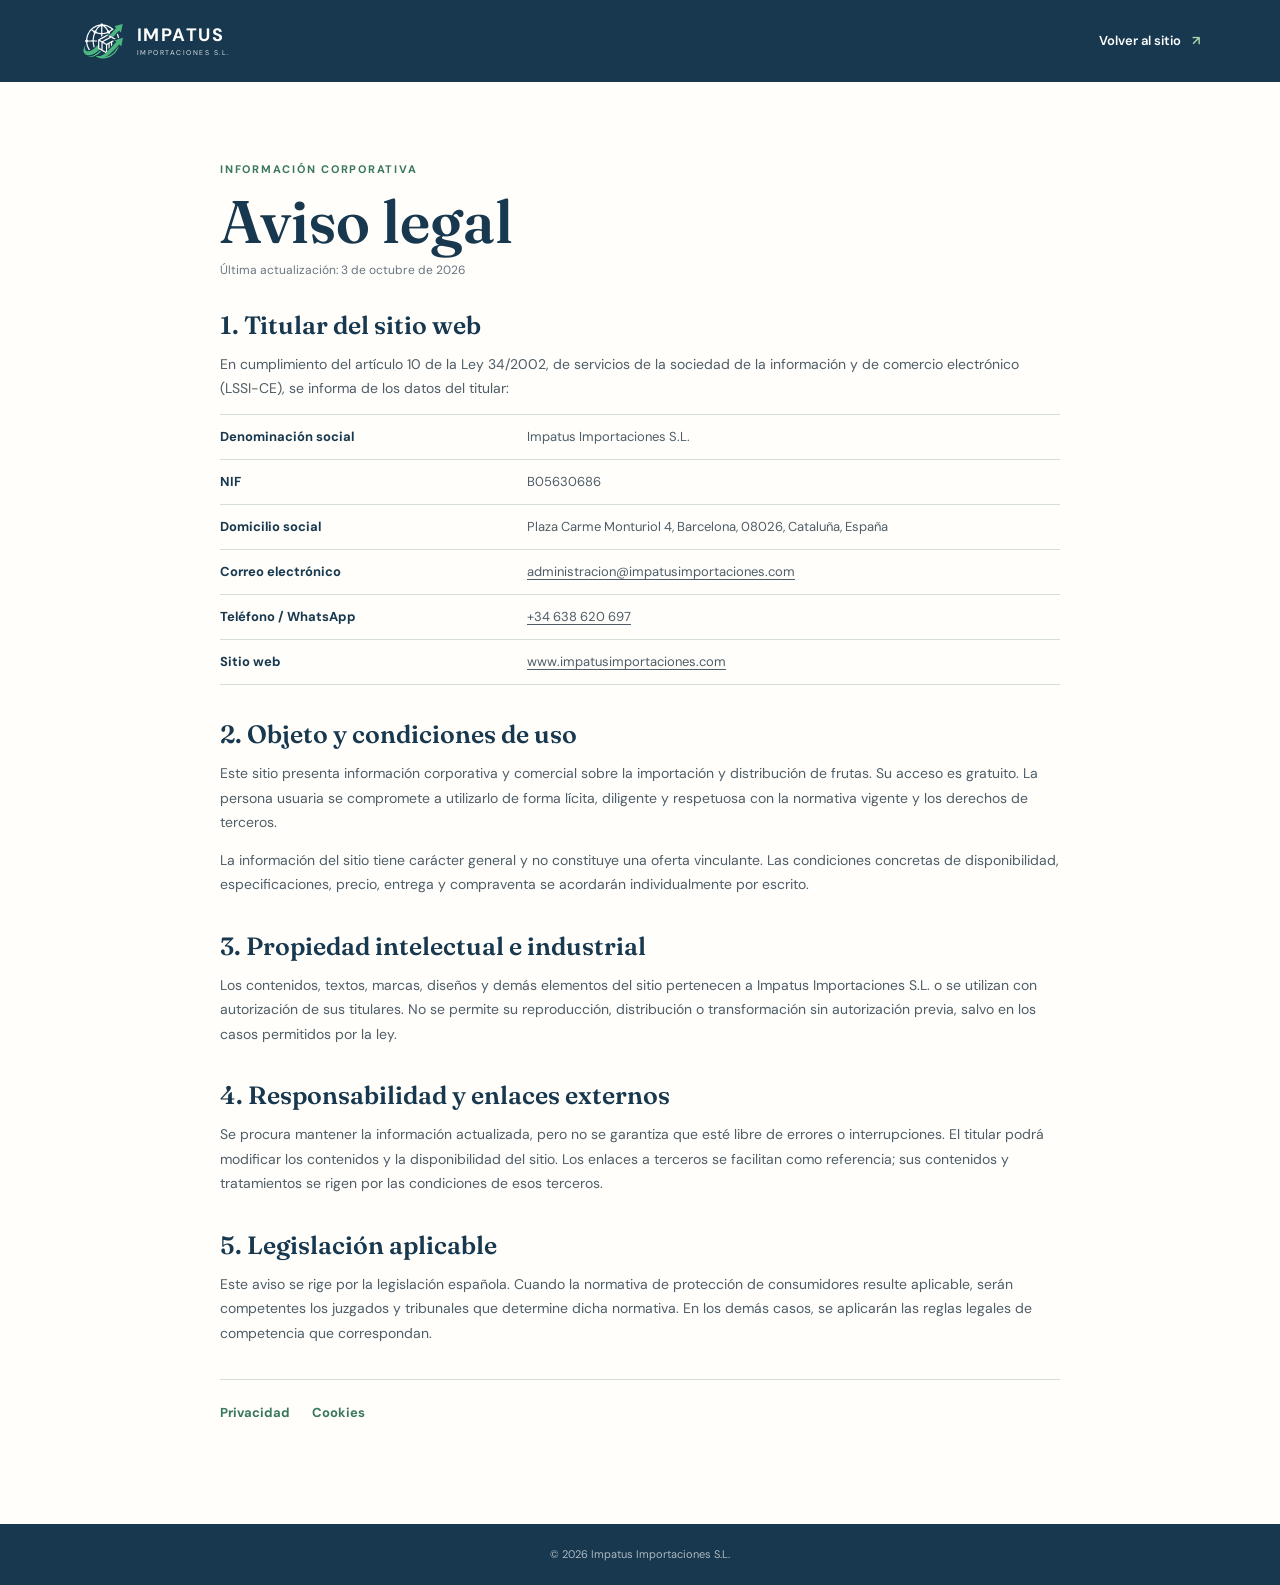
<file: aviso-legal.html>
<!doctype html>
<html lang="es">
  <head>
    <meta charset="utf-8" />
    <meta name="viewport" content="width=device-width, initial-scale=1" />
    <meta
      name="description"
      content="Aviso legal del sitio web de Impatus Importaciones S.L."
    />
    <meta name="robots" content="index, follow" />
    <meta name="theme-color" content="#102f47" />
    <title>Aviso legal | Impatus Importaciones</title>
    <link
      rel="canonical"
      href="https://impatusimportaciones.com/aviso-legal.html"
    />
    <link rel="icon" type="image/svg+xml" href="assets/impatus-logo-dark.svg" />
    <meta property="og:type" content="website" />
    <meta property="og:locale" content="es_ES" />
    <meta property="og:site_name" content="Impatus Importaciones" />
    <meta property="og:title" content="Aviso legal | Impatus Importaciones" />
    <meta
      property="og:description"
      content="Aviso legal del sitio web de Impatus Importaciones S.L."
    />
    <meta
      property="og:url"
      content="https://impatusimportaciones.com/aviso-legal.html"
    />
    <meta
      property="og:image"
      content="https://impatusimportaciones.com/assets/background.jpeg"
    />
    <meta name="twitter:card" content="summary_large_image" />
    <meta name="twitter:title" content="Aviso legal | Impatus Importaciones" />
    <meta
      name="twitter:description"
      content="Aviso legal del sitio web de Impatus Importaciones S.L."
    />
    <meta
      name="twitter:image"
      content="https://impatusimportaciones.com/assets/background.jpeg"
    />
    <link rel="preconnect" href="https://fonts.googleapis.com" />
    <link rel="preconnect" href="https://fonts.gstatic.com" crossorigin />
    <link
      href="https://fonts.googleapis.com/css2?family=DM+Sans:wght@400;500;600;700&family=Fraunces:opsz,wght@9..144,600;9..144,700&display=swap"
      rel="stylesheet"
    />
    <link rel="stylesheet" href="styles.css" />
  </head>
  <body class="legal-document">
    <header class="legal-header">
      <div class="container legal-header-inner">
        <a
          class="brand legal-brand"
          href="index.html"
          aria-label="Impatus Importaciones, inicio"
        >
          <img class="brand-mark" src="assets/impatus-logo.svg" alt="" />
          <span class="brand-copy"
            ><strong>IMPATUS</strong><small>IMPORTACIONES S.L.</small></span
          >
        </a>
        <a class="legal-home" href="index.html"
          >Volver al sitio <span aria-hidden="true">↗</span></a
        >
      </div>
    </header>
    <main class="container legal-main">
      <p class="small-label">Información corporativa</p>
      <h1>Aviso legal</h1>
      <p class="legal-updated">Última actualización: 3 de octubre de 2026</p>
      <section class="legal-section">
        <h2>1. Titular del sitio web</h2>
        <p>
          En cumplimiento del artículo 10 de la Ley 34/2002, de servicios de la
          sociedad de la información y de comercio electrónico (LSSI-CE), se
          informa de los datos del titular:
        </p>
        <dl class="legal-details">
          <div>
            <dt>Denominación social</dt>
            <dd>Impatus Importaciones S.L.</dd>
          </div>
          <div>
            <dt>NIF</dt>
            <dd>B05630686</dd>
          </div>
          <div>
            <dt>Domicilio social</dt>
            <dd>Plaza Carme Monturiol 4, Barcelona, 08026, Cataluña, España</dd>
          </div>
          <div>
            <dt>Correo electrónico</dt>
            <dd>
              <a href="mailto:administracion@impatusimportaciones.com"
                >administracion@impatusimportaciones.com</a
              >
            </dd>
          </div>
          <div>
            <dt>Teléfono / WhatsApp</dt>
            <dd><a href="tel:+34638620697">+34 638 620 697</a></dd>
          </div>
          <div>
            <dt>Sitio web</dt>
            <dd>
              <a href="https://www.impatusimportaciones.com"
                >www.impatusimportaciones.com</a
              >
            </dd>
          </div>
        </dl>
      </section>
      <section class="legal-section">
        <h2>2. Objeto y condiciones de uso</h2>
        <p>
          Este sitio presenta información corporativa y comercial sobre la
          importación y distribución de frutas. Su acceso es gratuito. La
          persona usuaria se compromete a utilizarlo de forma lícita, diligente
          y respetuosa con la normativa vigente y los derechos de terceros.
        </p>
        <p>
          La información del sitio tiene carácter general y no constituye una
          oferta vinculante. Las condiciones concretas de disponibilidad,
          especificaciones, precio, entrega y compraventa se acordarán
          individualmente por escrito.
        </p>
      </section>
      <section class="legal-section">
        <h2>3. Propiedad intelectual e industrial</h2>
        <p>
          Los contenidos, textos, marcas, diseños y demás elementos del sitio
          pertenecen a Impatus Importaciones S.L. o se utilizan con autorización
          de sus titulares. No se permite su reproducción, distribución o
          transformación sin autorización previa, salvo en los casos permitidos
          por la ley.
        </p>
      </section>
      <section class="legal-section">
        <h2>4. Responsabilidad y enlaces externos</h2>
        <p>
          Se procura mantener la información actualizada, pero no se garantiza
          que esté libre de errores o interrupciones. El titular podrá modificar
          los contenidos y la disponibilidad del sitio. Los enlaces a terceros
          se facilitan como referencia; sus contenidos y tratamientos se rigen
          por las condiciones de esos terceros.
        </p>
      </section>
      <section class="legal-section">
        <h2>5. Legislación aplicable</h2>
        <p>
          Este aviso se rige por la legislación española. Cuando la normativa de
          protección de consumidores resulte aplicable, serán competentes los
          juzgados y tribunales que determine dicha normativa. En los demás
          casos, se aplicarán las reglas legales de competencia que
          correspondan.
        </p>
      </section>
      <nav class="legal-pages" aria-label="Otras políticas">
        <a href="privacidad.html">Privacidad</a
        ><a href="cookies.html">Cookies</a>
      </nav>
    </main>
    <footer class="legal-footer">
      <div class="container">
        <span>© 2026 Impatus Importaciones S.L.</span>
      </div>
    </footer>
  </body>
</html>
</file>
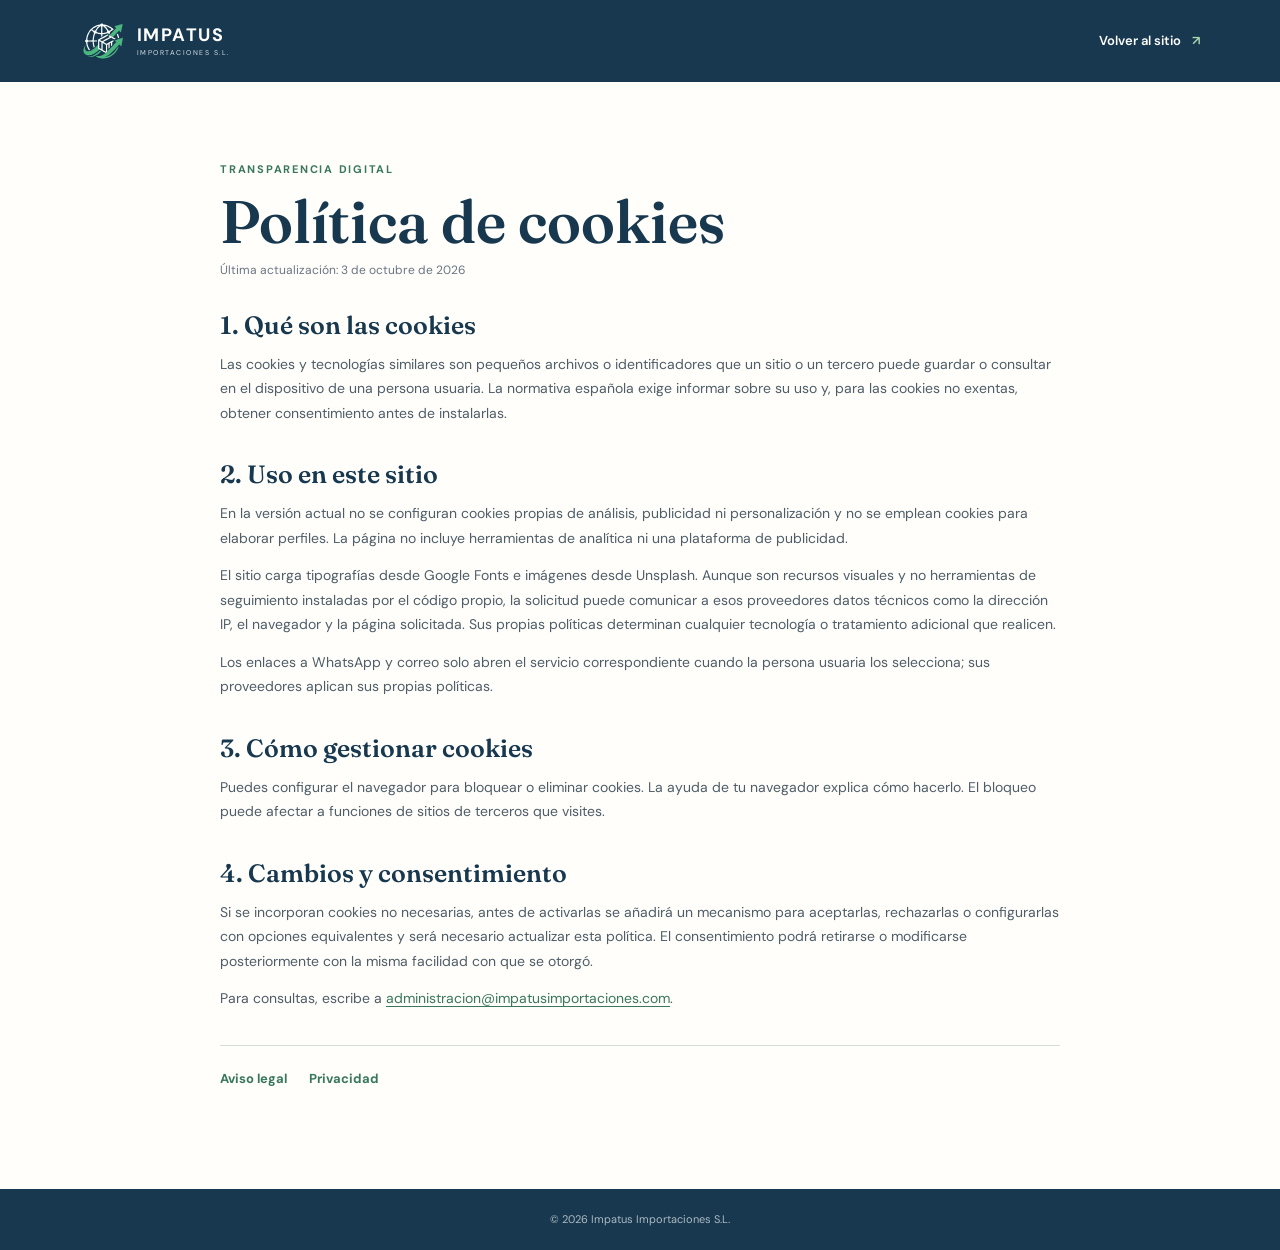
<file: cookies.html>
<!doctype html>
<html lang="es">
  <head>
    <meta charset="utf-8" />
    <meta name="viewport" content="width=device-width, initial-scale=1" />
    <meta
      name="description"
      content="Política de cookies de Impatus Importaciones S.L."
    />
    <meta name="robots" content="index, follow" />
    <meta name="theme-color" content="#102f47" />
    <title>Cookies | Impatus Importaciones</title>
    <link
      rel="canonical"
      href="https://impatusimportaciones.com/cookies.html"
    />
    <link rel="icon" type="image/svg+xml" href="assets/impatus-logo-dark.svg" />
    <meta property="og:type" content="website" />
    <meta property="og:locale" content="es_ES" />
    <meta property="og:site_name" content="Impatus Importaciones" />
    <meta property="og:title" content="Cookies | Impatus Importaciones" />
    <meta
      property="og:description"
      content="Política de cookies de Impatus Importaciones S.L."
    />
    <meta
      property="og:url"
      content="https://impatusimportaciones.com/cookies.html"
    />
    <meta
      property="og:image"
      content="https://impatusimportaciones.com/assets/background.jpeg"
    />
    <meta name="twitter:card" content="summary_large_image" />
    <meta name="twitter:title" content="Cookies | Impatus Importaciones" />
    <meta
      name="twitter:description"
      content="Política de cookies de Impatus Importaciones S.L."
    />
    <meta
      name="twitter:image"
      content="https://impatusimportaciones.com/assets/background.jpeg"
    />
    <link rel="preconnect" href="https://fonts.googleapis.com" />
    <link rel="preconnect" href="https://fonts.gstatic.com" crossorigin />
    <link
      href="https://fonts.googleapis.com/css2?family=DM+Sans:wght@400;500;600;700&family=Fraunces:opsz,wght@9..144,600;9..144,700&display=swap"
      rel="stylesheet"
    />
    <link rel="stylesheet" href="styles.css" />
  </head>
  <body class="legal-document">
    <header class="legal-header">
      <div class="container legal-header-inner">
        <a
          class="brand legal-brand"
          href="index.html"
          aria-label="Impatus Importaciones, inicio"
        >
          <img class="brand-mark" src="assets/impatus-logo.svg" alt="" />
          <span class="brand-copy"
            ><strong>IMPATUS</strong><small>IMPORTACIONES S.L.</small></span
          >
        </a>
        <a class="legal-home" href="index.html"
          >Volver al sitio <span aria-hidden="true">↗</span></a
        >
      </div>
    </header>
    <main class="container legal-main">
      <p class="small-label">Transparencia digital</p>
      <h1>Política de cookies</h1>
      <p class="legal-updated">Última actualización: 3 de octubre de 2026</p>
      <section class="legal-section">
        <h2>1. Qué son las cookies</h2>
        <p>
          Las cookies y tecnologías similares son pequeños archivos o
          identificadores que un sitio o un tercero puede guardar o consultar en
          el dispositivo de una persona usuaria. La normativa española exige
          informar sobre su uso y, para las cookies no exentas, obtener
          consentimiento antes de instalarlas.
        </p>
      </section>
      <section class="legal-section">
        <h2>2. Uso en este sitio</h2>
        <p>
          En la versión actual no se configuran cookies propias de análisis,
          publicidad ni personalización y no se emplean cookies para elaborar
          perfiles. La página no incluye herramientas de analítica ni una
          plataforma de publicidad.
        </p>
        <p>
          El sitio carga tipografías desde Google Fonts e imágenes desde
          Unsplash. Aunque son recursos visuales y no herramientas de
          seguimiento instaladas por el código propio, la solicitud puede
          comunicar a esos proveedores datos técnicos como la dirección IP, el
          navegador y la página solicitada. Sus propias políticas determinan
          cualquier tecnología o tratamiento adicional que realicen.
        </p>
        <p>
          Los enlaces a WhatsApp y correo solo abren el servicio correspondiente
          cuando la persona usuaria los selecciona; sus proveedores aplican sus
          propias políticas.
        </p>
      </section>
      <section class="legal-section">
        <h2>3. Cómo gestionar cookies</h2>
        <p>
          Puedes configurar el navegador para bloquear o eliminar cookies. La
          ayuda de tu navegador explica cómo hacerlo. El bloqueo puede afectar a
          funciones de sitios de terceros que visites.
        </p>
      </section>
      <section class="legal-section">
        <h2>4. Cambios y consentimiento</h2>
        <p>
          Si se incorporan cookies no necesarias, antes de activarlas se añadirá
          un mecanismo para aceptarlas, rechazarlas o configurarlas con opciones
          equivalentes y será necesario actualizar esta política. El
          consentimiento podrá retirarse o modificarse posteriormente con la
          misma facilidad con que se otorgó.
        </p>
        <p>
          Para consultas, escribe a
          <a href="mailto:administracion@impatusimportaciones.com"
            >administracion@impatusimportaciones.com</a
          >.
        </p>
      </section>
      <nav class="legal-pages" aria-label="Otras políticas">
        <a href="aviso-legal.html">Aviso legal</a
        ><a href="privacidad.html">Privacidad</a>
      </nav>
    </main>
    <footer class="legal-footer">
      <div class="container">
        <span>© 2026 Impatus Importaciones S.L.</span>
      </div>
    </footer>
  </body>
</html>
</file>
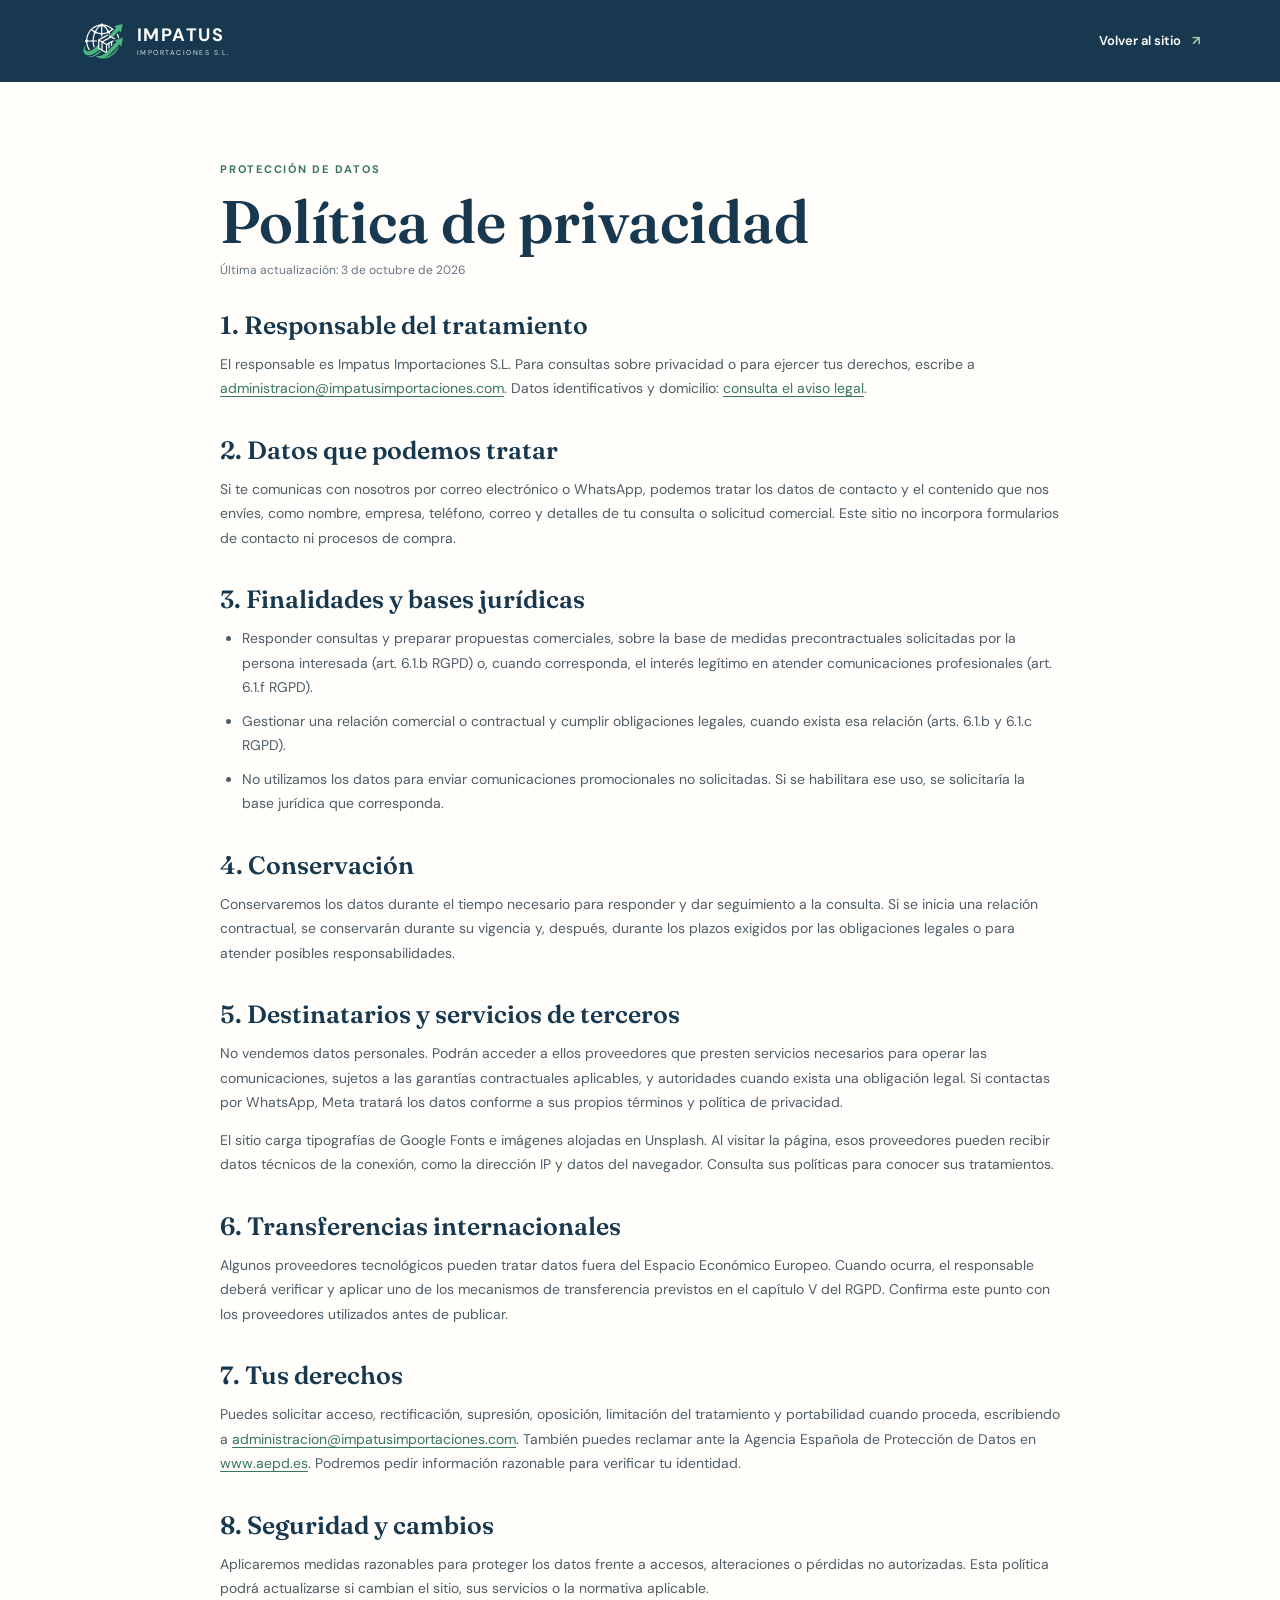
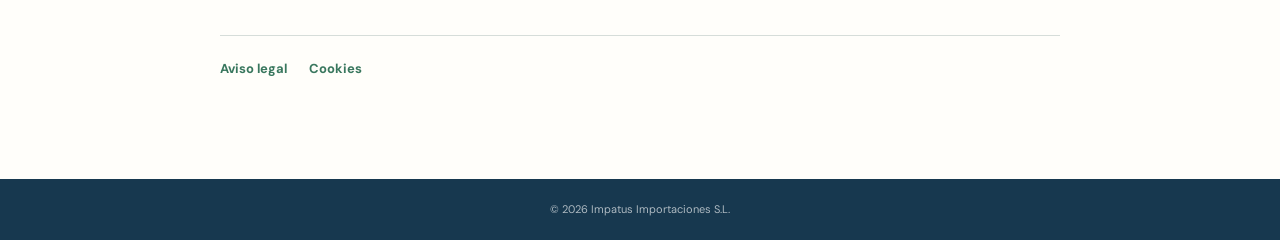
<file: privacidad.html>
<!doctype html>
<html lang="es">
  <head>
    <meta charset="utf-8" />
    <meta name="viewport" content="width=device-width, initial-scale=1" />
    <meta
      name="description"
      content="Política de privacidad de Impatus Importaciones S.L."
    />
    <meta name="robots" content="index, follow" />
    <meta name="theme-color" content="#102f47" />
    <title>Privacidad | Impatus Importaciones</title>
    <link
      rel="canonical"
      href="https://impatusimportaciones.com/privacidad.html"
    />
    <link rel="icon" type="image/svg+xml" href="assets/impatus-logo-dark.svg" />
    <meta property="og:type" content="website" />
    <meta property="og:locale" content="es_ES" />
    <meta property="og:site_name" content="Impatus Importaciones" />
    <meta property="og:title" content="Privacidad | Impatus Importaciones" />
    <meta
      property="og:description"
      content="Política de privacidad de Impatus Importaciones S.L."
    />
    <meta
      property="og:url"
      content="https://impatusimportaciones.com/privacidad.html"
    />
    <meta
      property="og:image"
      content="https://impatusimportaciones.com/assets/background.jpeg"
    />
    <meta name="twitter:card" content="summary_large_image" />
    <meta name="twitter:title" content="Privacidad | Impatus Importaciones" />
    <meta
      name="twitter:description"
      content="Política de privacidad de Impatus Importaciones S.L."
    />
    <meta
      name="twitter:image"
      content="https://impatusimportaciones.com/assets/background.jpeg"
    />
    <link rel="preconnect" href="https://fonts.googleapis.com" />
    <link rel="preconnect" href="https://fonts.gstatic.com" crossorigin />
    <link
      href="https://fonts.googleapis.com/css2?family=DM+Sans:wght@400;500;600;700&family=Fraunces:opsz,wght@9..144,600;9..144,700&display=swap"
      rel="stylesheet"
    />
    <link rel="stylesheet" href="styles.css" />
  </head>
  <body class="legal-document">
    <header class="legal-header">
      <div class="container legal-header-inner">
        <a
          class="brand legal-brand"
          href="index.html"
          aria-label="Impatus Importaciones, inicio"
        >
          <img class="brand-mark" src="assets/impatus-logo.svg" alt="" />
          <span class="brand-copy"
            ><strong>IMPATUS</strong><small>IMPORTACIONES S.L.</small></span
          >
        </a>
        <a class="legal-home" href="index.html"
          >Volver al sitio <span aria-hidden="true">↗</span></a
        >
      </div>
    </header>
    <main class="container legal-main">
      <p class="small-label">Protección de datos</p>
      <h1>Política de privacidad</h1>
      <p class="legal-updated">Última actualización: 3 de octubre de 2026</p>
      <section class="legal-section">
        <h2>1. Responsable del tratamiento</h2>
        <p>
          El responsable es Impatus Importaciones S.L. Para consultas sobre
          privacidad o para ejercer tus derechos, escribe a
          <a href="mailto:administracion@impatusimportaciones.com"
            >administracion@impatusimportaciones.com</a
          >. Datos identificativos y domicilio:
          <a href="aviso-legal.html">consulta el aviso legal</a>.
        </p>
      </section>
      <section class="legal-section">
        <h2>2. Datos que podemos tratar</h2>
        <p>
          Si te comunicas con nosotros por correo electrónico o WhatsApp,
          podemos tratar los datos de contacto y el contenido que nos envíes,
          como nombre, empresa, teléfono, correo y detalles de tu consulta o
          solicitud comercial. Este sitio no incorpora formularios de contacto
          ni procesos de compra.
        </p>
      </section>
      <section class="legal-section">
        <h2>3. Finalidades y bases jurídicas</h2>
        <ul>
          <li>
            Responder consultas y preparar propuestas comerciales, sobre la base
            de medidas precontractuales solicitadas por la persona interesada
            (art. 6.1.b RGPD) o, cuando corresponda, el interés legítimo en
            atender comunicaciones profesionales (art. 6.1.f RGPD).
          </li>
          <li>
            Gestionar una relación comercial o contractual y cumplir
            obligaciones legales, cuando exista esa relación (arts. 6.1.b y
            6.1.c RGPD).
          </li>
          <li>
            No utilizamos los datos para enviar comunicaciones promocionales no
            solicitadas. Si se habilitara ese uso, se solicitaría la base
            jurídica que corresponda.
          </li>
        </ul>
      </section>
      <section class="legal-section">
        <h2>4. Conservación</h2>
        <p>
          Conservaremos los datos durante el tiempo necesario para responder y
          dar seguimiento a la consulta. Si se inicia una relación contractual,
          se conservarán durante su vigencia y, después, durante los plazos
          exigidos por las obligaciones legales o para atender posibles
          responsabilidades.
        </p>
      </section>
      <section class="legal-section">
        <h2>5. Destinatarios y servicios de terceros</h2>
        <p>
          No vendemos datos personales. Podrán acceder a ellos proveedores que
          presten servicios necesarios para operar las comunicaciones, sujetos a
          las garantías contractuales aplicables, y autoridades cuando exista
          una obligación legal. Si contactas por WhatsApp, Meta tratará los
          datos conforme a sus propios términos y política de privacidad.
        </p>
        <p>
          El sitio carga tipografías de Google Fonts e imágenes alojadas en
          Unsplash. Al visitar la página, esos proveedores pueden recibir datos
          técnicos de la conexión, como la dirección IP y datos del navegador.
          Consulta sus políticas para conocer sus tratamientos.
        </p>
      </section>
      <section class="legal-section">
        <h2>6. Transferencias internacionales</h2>
        <p>
          Algunos proveedores tecnológicos pueden tratar datos fuera del Espacio
          Económico Europeo. Cuando ocurra, el responsable deberá verificar y
          aplicar uno de los mecanismos de transferencia previstos en el
          capítulo V del RGPD. Confirma este punto con los proveedores
          utilizados antes de publicar.
        </p>
      </section>
      <section class="legal-section">
        <h2>7. Tus derechos</h2>
        <p>
          Puedes solicitar acceso, rectificación, supresión, oposición,
          limitación del tratamiento y portabilidad cuando proceda, escribiendo
          a
          <a href="mailto:administracion@impatusimportaciones.com"
            >administracion@impatusimportaciones.com</a
          >. También puedes reclamar ante la Agencia Española de Protección de
          Datos en
          <a href="https://www.aepd.es/" target="_blank" rel="noreferrer"
            >www.aepd.es</a
          >. Podremos pedir información razonable para verificar tu identidad.
        </p>
      </section>
      <section class="legal-section">
        <h2>8. Seguridad y cambios</h2>
        <p>
          Aplicaremos medidas razonables para proteger los datos frente a
          accesos, alteraciones o pérdidas no autorizadas. Esta política podrá
          actualizarse si cambian el sitio, sus servicios o la normativa
          aplicable.
        </p>
      </section>
      <nav class="legal-pages" aria-label="Otras políticas">
        <a href="aviso-legal.html">Aviso legal</a
        ><a href="cookies.html">Cookies</a>
      </nav>
    </main>
    <footer class="legal-footer">
      <div class="container">
        <span>© 2026 Impatus Importaciones S.L.</span>
      </div>
    </footer>
  </body>
</html>
</file>
<file: styles.css>
:root {
  --navy: #102f47;
  --ink: #17384f;
  --green: #39775e;
  --mint: #dcefe3;
  --orange: #e9753b;
  --cream: #f7f5ef;
  --paper: #fffefa;
  --muted: #687583;
  --line: #d6ddd9;
  --sans: "DM Sans", sans-serif;
  --serif: "Fraunces", serif;
}
* {
  box-sizing: border-box;
}
html {
  scroll-behavior: smooth;
}
body {
  display: flex;
  min-height: 100vh;
  flex-direction: column;
  margin: 0;
  color: var(--ink);
  background: var(--paper);
  font-family: var(--sans);
  font-size: 16px;
  line-height: 1.55;
  overflow-x: hidden;
}
main {
  flex: 1;
}
a {
  color: inherit;
  text-decoration: none;
}
.container {
  width: min(1120px, calc(100% - 80px));
  margin: 0 auto;
}
.site-header {
  position: absolute;
  inset: 0 0 auto;
  z-index: 5;
  color: white;
}
.nav {
  height: 92px;
  display: flex;
  align-items: center;
  justify-content: space-between;
}
.brand {
  display: inline-flex;
  align-items: center;
  gap: 11px;
}
.brand-mark {
  display: block;
  flex: 0 0 46px;
  width: 46px;
  height: 42px;
  overflow: visible;
  object-fit: contain;
}
.previous-mark {
  display: none;
}
.brand-copy {
  display: grid;
  line-height: 1;
}
.brand-copy strong {
  font-size: 18px;
  letter-spacing: 0.08em;
}
.brand-copy small {
  margin-top: 5px;
  font-size: 7px;
  letter-spacing: 0.21em;
  opacity: 0.85;
}
.nav-links {
  display: flex;
  align-items: center;
  gap: 36px;
  font-size: 13px;
  font-weight: 600;
}
.nav-links a {
  opacity: 0.88;
  transition:
    color 0.2s,
    opacity 0.2s;
}
.nav-links a:hover {
  color: #9cdbb9;
  opacity: 1;
}
.nav-cta {
  border: 1px solid rgba(255, 255, 255, 0.55);
  padding: 10px 15px;
  border-radius: 2px;
}
.nav-cta span,
.text-link span,
.card-link span {
  margin-left: 9px;
}
.menu-toggle {
  display: none;
  background: none;
  border: 0;
  padding: 7px;
}
.menu-toggle span {
  display: block;
  width: 24px;
  height: 2px;
  margin: 5px 0;
  background: white;
}
.hero {
  position: relative;
  min-height: 720px;
  display: flex;
  align-items: center;
  color: white;
  overflow: hidden;
}
.hero-image {
  position: absolute;
  inset: 0;
  background: url("assets/background.jpeg") center 52% / cover;
  transform: scale(1.02);
  animation: slowZoom 14s ease-out both;
}
.hero-overlay {
  position: absolute;
  inset: 0;
  background:
    linear-gradient(
      90deg,
      rgba(10, 35, 51, 0.89) 0%,
      rgba(13, 44, 49, 0.61) 46%,
      rgba(14, 37, 40, 0.13) 100%
    ),
    linear-gradient(0deg, rgba(10, 32, 43, 0.46), transparent 45%);
}
.hero-content {
  position: relative;
  z-index: 1;
  padding-top: 75px;
}
.eyebrow,
.small-label {
  text-transform: uppercase;
  font-size: 11px;
  font-weight: 700;
  letter-spacing: 0.16em;
}
.eyebrow {
  color: #a9ddbc;
}
.hero h1 {
  max-width: 670px;
  margin: 24px 0 22px;
  font: 700 clamp(54px, 7vw, 92px)/0.98 var(--serif);
  letter-spacing: -0.03em;
}
em {
  color: #a7dcae;
  font-style: normal;
}
.hero-intro {
  max-width: 435px;
  margin: 0 0 34px;
  font-size: 18px;
  color: rgba(255, 255, 255, 0.83);
}
.hero-actions {
  display: flex;
  align-items: center;
  gap: 27px;
}
.button {
  display: inline-flex;
  align-items: center;
  gap: 18px;
  padding: 14px 19px;
  font-weight: 700;
  font-size: 13px;
}
.button-primary {
  color: var(--ink);
  background: #b9dfb9;
}
.button-primary span {
  font-size: 18px;
}
.text-link {
  display: inline-block;
  margin-top: 25px;
  padding-bottom: 5px;
  border-bottom: 1px solid var(--green);
  font-size: 13px;
  font-weight: 700;
}
.light-link {
  margin-top: 0;
  border-color: rgba(255, 255, 255, 0.5);
  color: white;
}
.hero-stamp {
  position: absolute;
  right: max(7vw, calc((100% - 1120px) / 2));
  bottom: 100px;
  display: grid;
  width: 124px;
  height: 124px;
  padding: 20px;
  border: 1px solid rgba(211, 244, 214, 0.62);
  border-radius: 50%;
  color: #d1efce;
  transform: rotate(10deg);
}
.hero-stamp span {
  font-size: 10px;
  text-transform: uppercase;
  letter-spacing: 0.1em;
}
.hero-stamp strong {
  align-self: center;
  font: 600 19px/1 var(--serif);
}
.hero-stamp small {
  font-size: 9px;
}
.scroll-cue {
  position: absolute;
  left: max(40px, calc((100% - 1120px) / 2));
  bottom: 33px;
  display: flex;
  align-items: center;
  gap: 14px;
  color: rgba(255, 255, 255, 0.75);
  font-size: 11px;
}
.scroll-cue span {
  display: inline-block;
  width: 31px;
  height: 31px;
  border: 1px solid rgba(255, 255, 255, 0.7);
  border-radius: 50%;
  position: relative;
}
.scroll-cue span::after {
  content: "↓";
  position: absolute;
  left: 9px;
  top: 3px;
}
.section {
  padding: 120px 0;
}
.section-kicker {
  display: flex;
  align-items: center;
  gap: 13px;
  color: var(--green);
  font-size: 11px;
  text-transform: uppercase;
  font-weight: 700;
  letter-spacing: 0.15em;
}
.section-kicker > span:first-child {
  color: var(--orange);
}
.section-kicker .line {
  width: 39px;
  height: 1px;
  background: currentColor;
  opacity: 0.55;
}
.origin-grid {
  display: grid;
  grid-template-columns: 1fr 1fr;
  gap: 100px;
  margin: 42px 0 85px;
}
h2 {
  margin: 0;
  color: var(--ink);
  font: 600 clamp(42px, 5vw, 64px)/1.03 var(--serif);
  letter-spacing: -0.03em;
}
.origin-copy {
  padding-top: 5px;
  max-width: 470px;
  color: var(--muted);
  font-size: 15px;
}
.origin-copy p {
  margin: 0 0 19px;
}
.origin-copy .lead {
  color: var(--ink);
  font-size: 20px;
  line-height: 1.4;
}
.origin-copy .text-link {
  margin-top: 8px;
}
.origin-facts {
  display: grid;
  grid-template-columns: repeat(3, 1fr);
  border-top: 1px solid var(--line);
  border-bottom: 1px solid var(--line);
}
.origin-facts > div {
  display: flex;
  gap: 23px;
  padding: 24px 0;
  border-right: 1px solid var(--line);
  font-size: 12px;
  color: var(--muted);
}
.origin-facts > div:not(:first-child) {
  padding-left: 28px;
}
.origin-facts > div:last-child {
  border: 0;
}
.origin-facts strong {
  color: var(--orange);
  font-size: 12px;
}
.origin-facts b {
  color: var(--ink);
  font-weight: 700;
}
.fruit-section {
  background: var(--cream);
}
.section-heading {
  display: flex;
  justify-content: space-between;
  align-items: end;
  gap: 40px;
  margin: 41px 0 50px;
}
.section-heading p {
  max-width: 285px;
  margin: 0 0 7px;
  color: var(--muted);
  font-size: 14px;
}
.fruit-grid {
  display: grid;
  grid-template-columns: 1fr 1fr;
  gap: 24px;
}
.fruit-card {
  min-height: 595px;
  position: relative;
  color: white;
  overflow: hidden;
  background: var(--ink);
}
.fruit-card-image {
  position: absolute;
  inset: 0;
  background-position: center;
  background-size: cover;
  transition: transform 0.65s;
}
.fruit-card:hover .fruit-card-image {
  transform: scale(1.05);
}
.pear .fruit-card-image {
  background-image: url("https://images.unsplash.com/photo-1514756331096-242fdeb70d4a?auto=format&fit=crop&w=1200&q=85");
}
.apple .fruit-card-image {
  background-image: url("https://images.unsplash.com/photo-1560806887-1e4cd0b6cbd6?auto=format&fit=crop&w=1200&q=85");
}
.fruit-card::after {
  content: "";
  position: absolute;
  inset: 35% 0 0;
  background: linear-gradient(transparent, rgba(8, 30, 43, 0.9));
}
.fruit-card-content {
  position: absolute;
  z-index: 1;
  inset: auto 37px 33px;
}
.fruit-number {
  color: #b7dcab;
  font-size: 10px;
  font-weight: 700;
  letter-spacing: 0.14em;
}
.fruit-card h3 {
  margin: 9px 0 10px;
  font: 600 54px/1 var(--serif);
}
.fruit-card p {
  max-width: 390px;
  margin: 0;
  color: rgba(255, 255, 255, 0.8);
  font-size: 14px;
}
.card-link {
  display: inline-block;
  margin-top: 23px;
  padding-bottom: 5px;
  border-bottom: 1px solid rgba(255, 255, 255, 0.6);
  font-size: 12px;
  font-weight: 700;
}
.varieties {
  padding-bottom: 132px;
}
.variety-group {
  margin-top: 82px;
}
.variety-group + .variety-group {
  margin-top: 118px;
}
.variety-group-head {
  display: flex;
  align-items: end;
  justify-content: space-between;
  padding-bottom: 29px;
  border-bottom: 2px solid var(--ink);
}
.variety-group-head h2 {
  margin-top: 13px;
  font-size: clamp(40px, 5vw, 59px);
}
.small-label {
  display: block;
  color: var(--green);
}
.season {
  padding-bottom: 8px;
  color: var(--muted);
  font-size: 12px;
}
.variety-list-apples {
  display: grid;
  grid-template-columns: repeat(4, 1fr);
}
.variety-list-pears {
  display: grid;
  grid-template-columns: repeat(3, 1fr);
}
.variety-item {
  display: grid;
  grid-template-columns: 30px minmax(0, 1fr) 20px;
  gap: 17px;
  padding: 30px 22px 25px 0;
  border-bottom: 1px solid var(--line);
}
.variety-item + .variety-item {
  padding-left: 22px;
  border-left: 1px solid var(--line);
}
.variety-index,
.variety-arrow {
  color: var(--orange);
  font-size: 11px;
  font-weight: 700;
}
.variety-item h3 {
  margin: -4px 0 10px;
  color: var(--ink);
  font: 600 23px var(--serif);
}
.variety-item h3 small {
  font: 600 14px var(--sans);
}
.variety-item p {
  margin: 0;
  color: var(--muted);
  font-size: 13px;
  line-height: 1.55;
}
.quality {
  background: var(--navy);
  color: white;
}
.quality-grid {
  display: grid;
  grid-template-columns: 0.88fr 1.12fr;
  gap: 110px;
}
.quality .section-kicker {
  color: #9dd4ab;
}
.quality h2 {
  margin: 42px 0 25px;
  color: white;
}
.quality-copy > p {
  max-width: 280px;
  margin: 0;
  color: rgba(255, 255, 255, 0.68);
  font-size: 15px;
}
.quality-details {
  padding-top: 7px;
}
.quality-intro {
  display: flex;
  align-items: start;
  gap: 20px;
  padding-bottom: 28px;
  border-bottom: 1px solid rgba(255, 255, 255, 0.24);
}
.quality-intro p {
  max-width: 430px;
  margin: 0;
  color: rgba(255, 255, 255, 0.88);
  font-size: 17px;
  line-height: 1.4;
}
.quality-icon {
  display: grid;
  place-items: center;
  flex: 0 0 auto;
  width: 39px;
  height: 39px;
  border: 1px solid #8ac99d;
  border-radius: 50%;
  color: #a8deae;
}
.cert-groups {
  display: grid;
  gap: 28px;
  padding-top: 24px;
}
.cert-group h3 {
  margin: 0 0 8px;
  color: #a8deae;
  font-size: 12px;
  font-weight: 700;
}
.cert-group-intro {
  margin: 0 0 6px;
  color: rgba(255, 255, 255, 0.68);
  font-size: 12px;
  line-height: 1.5;
}
.cert-list {
  display: grid;
  margin: 0;
  padding: 0;
  list-style: none;
}
.cert-list li {
  display: grid;
  grid-template-columns: minmax(0, 0.8fr) minmax(0, 1.2fr);
  gap: 18px;
  padding: 13px 0;
  border-bottom: 1px solid rgba(255, 255, 255, 0.13);
  font-size: 13px;
}
.cert-list strong {
  color: white;
  font-weight: 700;
}
.cert-list span {
  color: rgba(255, 255, 255, 0.56);
  font-size: 12px;
  line-height: 1.5;
}
.quality-note {
  margin: 24px 0 0;
  color: #a8d6a8;
  font-size: 11px;
  letter-spacing: 0.06em;
  text-transform: uppercase;
}
.quality-note span {
  padding: 0 8px;
  color: rgba(255, 255, 255, 0.4);
}
.contact {
  padding: 112px 0 120px;
}
.contact-panel {
  display: grid;
  grid-template-columns: 0.9fr 1.1fr;
  gap: 80px;
  padding: 76px 80px;
  background: var(--mint);
}
.contact-copy h2 {
  margin: 20px 0 20px;
  font-size: clamp(40px, 4vw, 56px);
}
.contact-copy p {
  max-width: 350px;
  margin: 0;
  color: var(--muted);
  font-size: 14px;
}
.contact-actions {
  display: grid;
  gap: 14px;
  align-content: center;
}
.contact-action {
  display: grid;
  grid-template-columns: 43px 1fr 20px;
  align-items: center;
  gap: 16px;
  padding: 18px 19px;
  border: 1px solid rgba(23, 56, 79, 0.2);
  transition:
    background 0.25s,
    transform 0.25s;
}
.contact-action:hover {
  background: rgba(255, 255, 255, 0.52);
  transform: translateX(4px);
}
.action-icon {
  display: grid;
  place-items: center;
  width: 38px;
  height: 38px;
  border: 1px solid var(--green);
  border-radius: 50%;
  color: var(--green);
  font-size: 18px;
}
.action-icon svg {
  display: block;
  width: 18px;
  height: 18px;
}
.contact-action small,
.contact-action strong {
  display: block;
}
.contact-action small {
  color: var(--muted);
  font-size: 11px;
}
.contact-action strong {
  color: var(--ink);
  font-size: 15px;
}
.contact-action b {
  color: var(--green);
}
.site-footer {
  padding: 48px 0 26px;
  background: var(--ink);
  color: white;
}
.footer-top {
  display: flex;
  align-items: center;
  justify-content: space-between;
  padding-bottom: 45px;
  border-bottom: 1px solid rgba(255, 255, 255, 0.2);
}
.footer-brand {
  color: white;
}
.footer-top > p {
  margin: 0;
  color: rgba(255, 255, 255, 0.63);
  font: 600 17px/1.3 var(--serif);
}
.back-top {
  display: flex;
  align-items: center;
  gap: 13px;
  color: #a8d7ae;
  font-size: 21px;
}
.back-top span {
  color: rgba(255, 255, 255, 0.65);
  font-size: 11px;
}
.footer-bottom {
  display: flex;
  justify-content: space-between;
  gap: 20px;
  padding-top: 24px;
  color: rgba(255, 255, 255, 0.5);
  font-size: 10px;
}
.footer-bottom a:hover {
  color: white;
}
.legal-document {
  min-height: 100vh;
  background: var(--paper);
}
.legal-header {
  background: var(--ink);
  color: white;
}
.legal-header-inner {
  display: flex;
  min-height: 82px;
  align-items: center;
  justify-content: space-between;
}
.legal-home {
  font-size: 13px;
  font-weight: 600;
}
.legal-home span {
  margin-left: 8px;
  color: #a8d7ae;
}
.legal-main {
  max-width: 840px;
  padding-top: 68px;
  padding-bottom: 100px;
}
.legal-main h1 {
  margin: 12px 0 8px;
  color: var(--ink);
  font: 600 clamp(42px, 5vw, 60px)/1.05 var(--serif);
}
.legal-updated {
  margin: 0 0 30px;
  color: var(--muted);
  font-size: 12px;
}
.legal-notice {
  margin-bottom: 42px;
  padding: 15px 18px;
  border-left: 3px solid var(--orange);
  background: var(--cream);
  color: var(--ink);
  font-size: 14px;
}
.legal-section {
  margin: 0 0 34px;
}
.legal-section h2 {
  margin: 0 0 12px;
  font: 600 25px/1.2 var(--serif);
  letter-spacing: 0;
}
.legal-section p,
.legal-section li {
  color: #4e5d68;
  font-size: 14px;
  line-height: 1.75;
}
.legal-section p {
  margin: 0 0 13px;
}
.legal-section ul {
  margin: 0;
  padding-left: 22px;
}
.legal-section li + li {
  margin-top: 9px;
}
.legal-section a {
  color: var(--green);
  text-decoration: underline;
  text-underline-offset: 3px;
}
.legal-details {
  margin: 0;
  border-top: 1px solid var(--line);
}
.legal-details > div {
  display: grid;
  grid-template-columns: minmax(150px, 0.7fr) 1.3fr;
  gap: 20px;
  padding: 12px 0;
  border-bottom: 1px solid var(--line);
  font-size: 13px;
}
.legal-details dt {
  color: var(--ink);
  font-weight: 700;
}
.legal-details dd {
  margin: 0;
  color: #4e5d68;
  overflow-wrap: anywhere;
}
.legal-details a {
  color: inherit;
}
.legal-pages {
  display: flex;
  flex-wrap: wrap;
  gap: 22px;
  padding-top: 23px;
  border-top: 1px solid var(--line);
  font-size: 13px;
  font-weight: 700;
}
.legal-pages a {
  color: var(--green);
}
.legal-footer {
  padding: 22px 0;
  background: var(--ink);
  color: rgba(255, 255, 255, 0.65);
  font-size: 11px;
}
.legal-footer .container {
  display: flex;
  justify-content: center;
  gap: 20px;
}
.legal-footer a {
  color: white;
}
.reveal {
  opacity: 0;
  transform: translateY(20px);
  transition:
    opacity 0.7s ease,
    transform 0.7s ease;
}
.reveal.visible {
  opacity: 1;
  transform: none;
}
@keyframes slowZoom {
  from {
    transform: scale(1.02);
  }
  to {
    transform: scale(1.1);
  }
}
@media (max-width: 800px) {
  .container {
    width: min(100% - 40px, 600px);
  }
  .nav {
    height: 76px;
  }
  .menu-toggle {
    display: block;
    z-index: 3;
  }
  .nav-links {
    position: absolute;
    inset: 0 0 auto;
    display: flex;
    flex-direction: column;
    align-items: stretch;
    gap: 0;
    padding: 90px 30px 24px;
    background: var(--navy);
    transform: translateY(-110%);
    transition: transform 0.3s;
  }
  .nav-links.open {
    transform: translateY(0);
  }
  .nav-links a {
    padding: 14px 0;
    border-bottom: 1px solid rgba(255, 255, 255, 0.15);
  }
  .nav-cta {
    border: 0;
    padding: 14px 0;
  }
  .hero {
    min-height: 680px;
  }
  .hero-content {
    padding-top: 40px;
  }
  .hero h1 {
    font-size: clamp(49px, 14vw, 75px);
  }
  .hero-intro {
    font-size: 16px;
  }
  .hero-actions {
    align-items: start;
    flex-direction: column;
    gap: 15px;
  }
  .hero-stamp {
    right: 25px;
    bottom: 74px;
    transform: scale(0.76) rotate(10deg);
  }
  .scroll-cue {
    left: 20px;
    bottom: 25px;
  }
  .section {
    padding: 75px 0;
  }
  .origin-grid,
  .quality-grid,
  .contact-panel {
    grid-template-columns: 1fr;
    gap: 38px;
  }
  .origin-grid {
    margin: 35px 0 55px;
  }
  .origin-facts {
    grid-template-columns: 1fr;
  }
  .origin-facts > div,
  .origin-facts > div:not(:first-child) {
    padding: 17px 0;
    border-right: 0;
    border-bottom: 1px solid var(--line);
  }
  .section-heading {
    display: block;
    margin: 30px 0;
  }
  .section-heading p {
    margin-top: 25px;
  }
  .fruit-grid {
    grid-template-columns: 1fr;
  }
  .fruit-card {
    min-height: 500px;
  }
  .variety-group {
    margin-top: 57px;
  }
  .variety-group + .variety-group {
    margin-top: 80px;
  }
  .variety-group-head {
    display: block;
  }
  .season {
    display: block;
    margin-top: 19px;
  }
  .variety-list-pears,
  .variety-list-apples {
    grid-template-columns: 1fr;
  }
  .variety-item,
  .variety-item + .variety-item {
    padding: 25px 0;
    border-left: 0;
  }
  .quality-grid {
    gap: 55px;
  }
  .cert-list li {
    grid-template-columns: 1fr;
    gap: 4px;
  }
  .contact-panel {
    padding: 42px 28px;
  }
  .footer-top,
  .footer-bottom {
    align-items: start;
    flex-direction: column;
    gap: 25px;
  }
  .footer-bottom {
    gap: 10px;
  }
  .legal-main {
    padding-top: 48px;
    padding-bottom: 68px;
  }
  .legal-details > div {
    grid-template-columns: 1fr;
    gap: 4px;
  }
  .legal-footer .container {
    flex-direction: column;
    gap: 8px;
  }
}
@media (prefers-reduced-motion: reduce) {
  html {
    scroll-behavior: auto;
  }
  *,
  *::before,
  *::after {
    animation-duration: 0.01ms !important;
    transition-duration: 0.01ms !important;
  }
}
</file>
